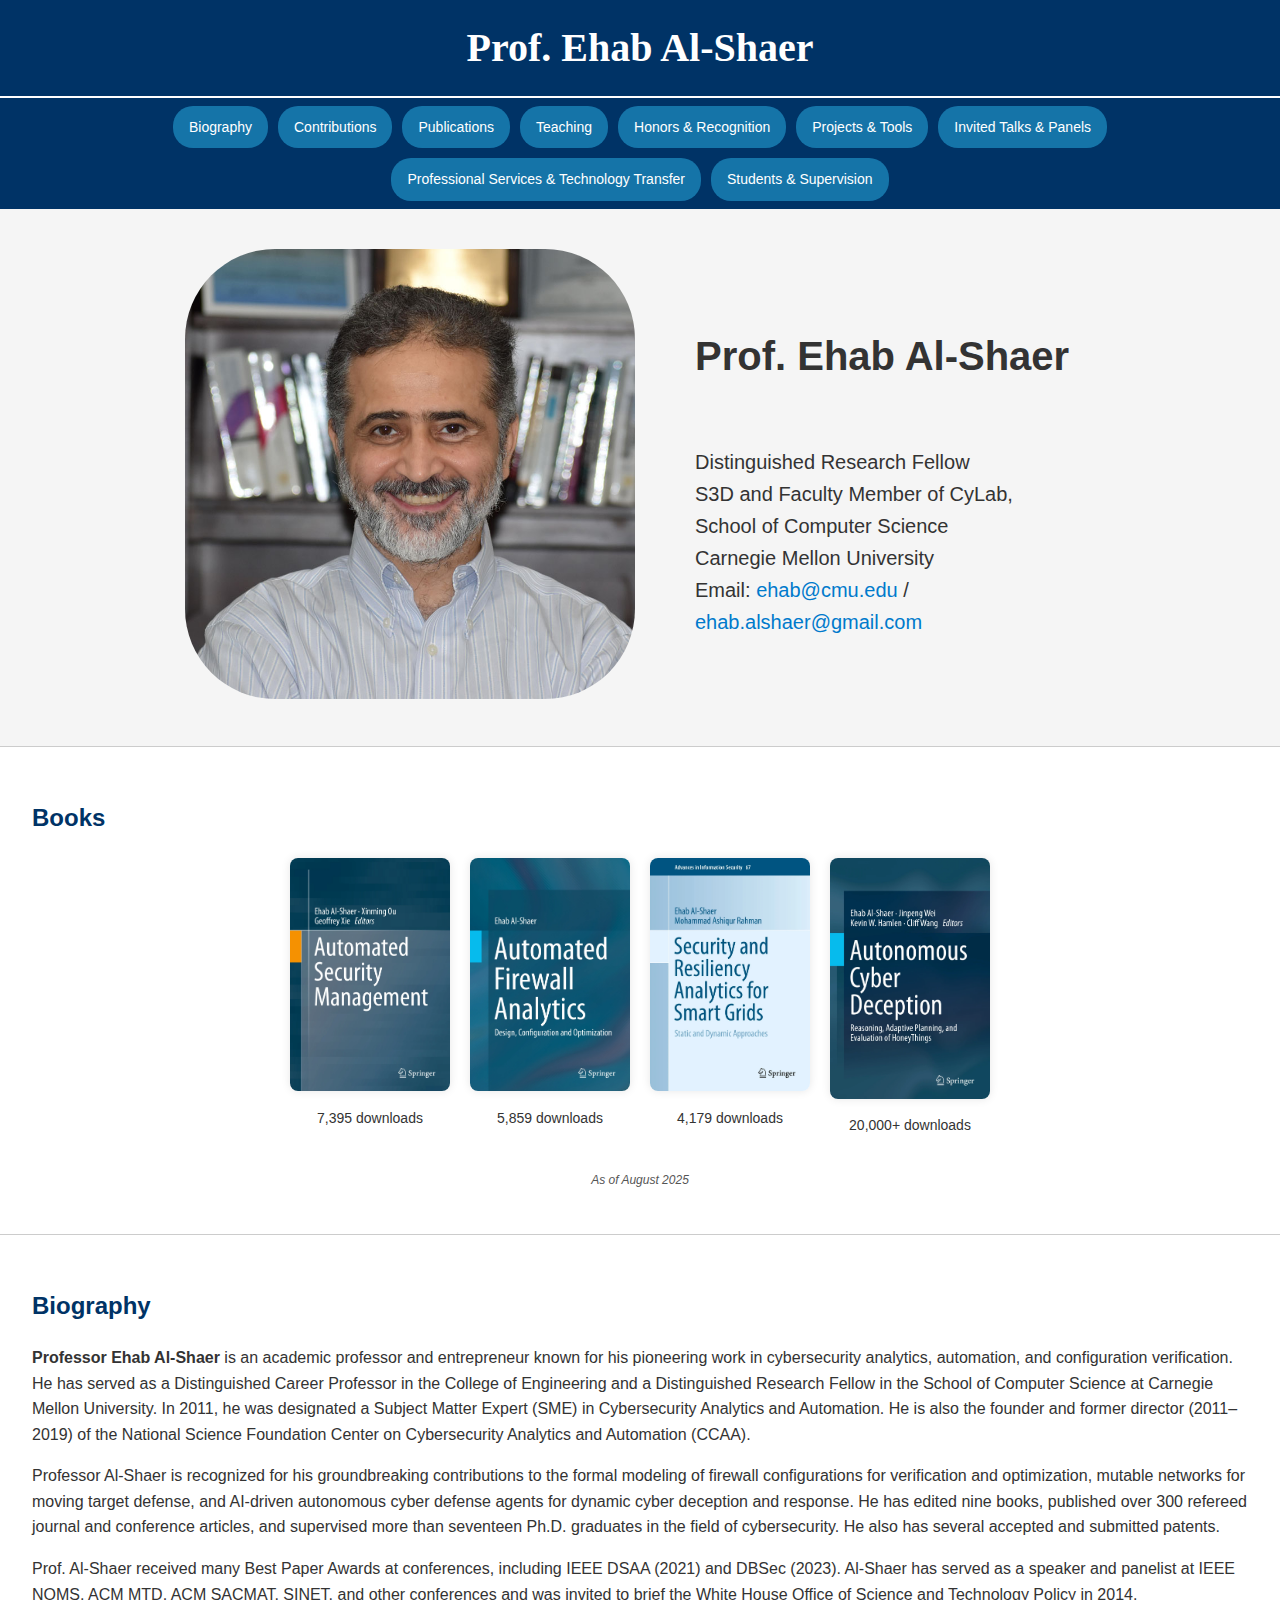
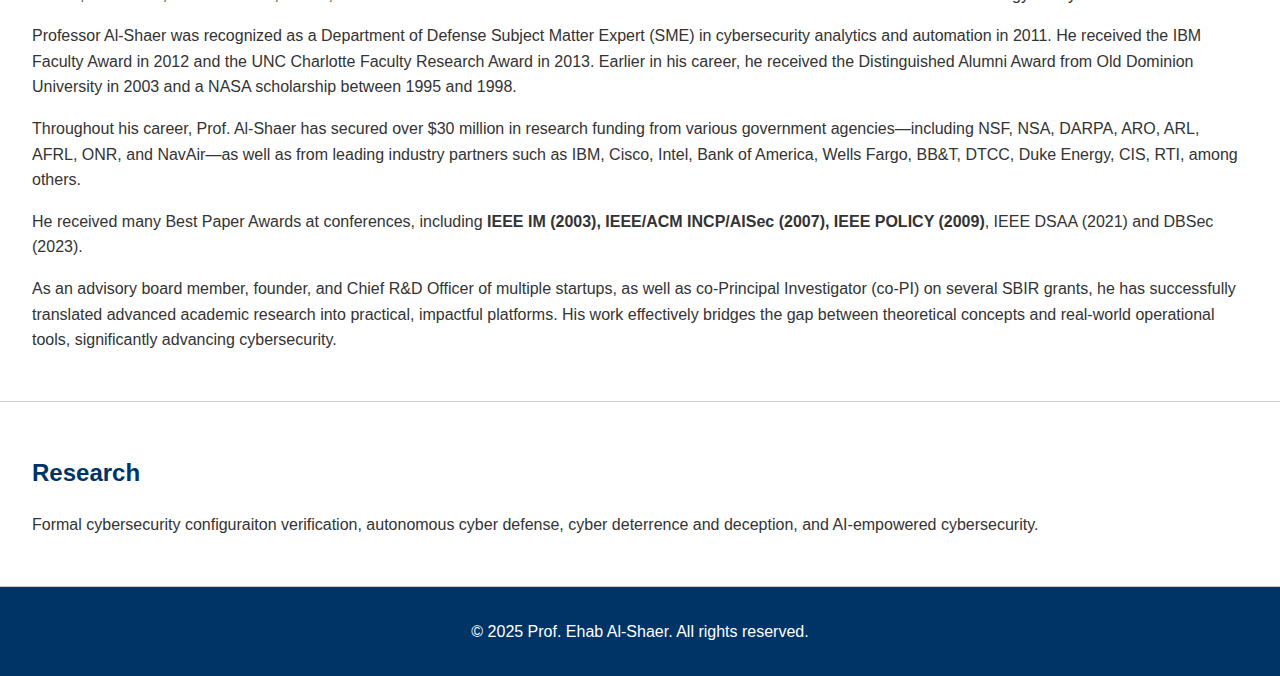
<file: index.html>
<!DOCTYPE html>
<html lang="en">
<head>
  <meta charset="UTF-8">
  <meta name="viewport" content="width=device-width, initial-scale=1">
  <title>Ehab Al-Shaer</title>
  <link rel="stylesheet" href="style.css">
</head>
<body>
 <!-- Site Title -->
<div class="site-title">Prof. Ehab Al-Shaer</div>
<div class="separator-line"></div>

<!-- Navigation Bar -->
<nav class="custom-navbar">
  <a href="#biography">Biography</a>
  <a href="contributions.html">Contributions</a>
  <a href="publications.html">Publications</a>
  <a href="teaching.html">Teaching</a>
  <a href="honors.html">Honors & Recognition</a>
  <a href="projects.html">Projects & Tools</a>
  <a href="talks.html">Invited Talks & Panels</a>
  <a href="services.html">Professional Services & Technology Transfer</a>
  <a href="students.html">Students & Supervision</a>
</nav>



<section id="profile">
  <div class="profile-container">
    <!-- Left: Profile Picture + Icons -->
    <div class="profile-left">
      <img src="profile.jpg" alt="Prof. Ehab Alshaer" class="profile-pic">
    </div>

    <!-- Middle: Mini Biography -->
    <div class="profile-text">
      <h1>Prof. Ehab Al-Shaer</h1>
      <p class="newline">
        Distinguished Research Fellow
        S3D and Faculty Member of CyLab,
        School of Computer Science
        Carnegie Mellon University
        Email: <a href="mailto:ehab@cmu.edu">ehab@cmu.edu</a> / <a href="mailto:ehab.alshaer@gmail.com">ehab.alshaer@gmail.com</a> 
      </p>
    </div>
  </section>

<!-- Book Section -->
<section id="books">
  <h2>Books</h2>
  <div class="books-grid">
    <div class="book-item">
      <a href="https://link.springer.com/book/10.1007/978-3-319-01433-3" target="_blank">
        <img src="book1.png" alt="Book 1">
      </a>
      <p class="downloads">7,395 downloads</p>
    </div>
    <div class="book-item">
      <a href="https://link.springer.com/book/10.1007/978-3-319-10371-6" target="_blank">
        <img src="book2.png" alt="Book 2">
      </a>
      <p class="downloads">5,859 downloads</p>
    </div>
    <div class="book-item">
      <a href="https://link.springer.com/book/10.1007/978-3-319-32871-3" target="_blank">
        <img src="book3.png" alt="Book 3">
      </a>
      <p class="downloads">4,179 downloads</p>
    </div>
    <div class="book-item">
      <a href="https://link.springer.com/book/10.1007/978-3-030-02110-8" target="_blank">
        <img src="book4.png" alt="Book 4">
      </a>
      <p class="downloads">20,000+ downloads</p>
    </div>
  </div>
  <p class="downloads-note"><em>As of August 2025</em></p>
</section>






  <section id="biography">
    <h2>Biography</h2>
    <p><b> Professor Ehab Al-Shaer</b> is an academic professor and entrepreneur known for his pioneering work in cybersecurity analytics, automation, and configuration verification. He has served as a Distinguished Career Professor in the College of Engineering and a Distinguished Research Fellow in the School of Computer Science at Carnegie Mellon University. In 2011, he was designated a Subject Matter Expert (SME) in Cybersecurity Analytics and Automation. He is also the founder and former director (2011–2019) of the National Science Foundation Center on Cybersecurity Analytics and Automation (CCAA).</p>
    <p>Professor Al-Shaer is recognized for his groundbreaking contributions to the formal modeling of firewall configurations for verification and optimization, mutable networks for moving target defense, and AI-driven autonomous cyber defense agents for dynamic cyber deception and response. He has edited nine books, published over 300 refereed journal and conference articles, and supervised more than seventeen Ph.D. graduates in the field of cybersecurity.  He also has several accepted and submitted patents.</p>
    <p>Prof. Al-Shaer received many Best Paper Awards at conferences, including IEEE DSAA (2021) and DBSec (2023). Al-Shaer has served as a speaker and panelist at IEEE NOMS, ACM MTD, ACM SACMAT, SINET, and other conferences and was invited to brief the White House Office of Science and Technology Policy in 2014.</p>
    <p>Professor Al-Shaer was recognized as a Department of Defense Subject Matter Expert (SME) in cybersecurity analytics and automation in 2011. He received the IBM Faculty Award in 2012 and the UNC Charlotte Faculty Research Award in 2013. Earlier in his career, he received the Distinguished Alumni Award from Old Dominion University in 2003 and a NASA scholarship between 1995 and 1998.</p>
    <p>Throughout his career, Prof. Al-Shaer has secured over $30 million in research funding from various government agencies—including NSF, NSA, DARPA, ARO, ARL, AFRL, ONR, and NavAir—as well as from leading industry partners such as IBM, Cisco, Intel, Bank of America, Wells Fargo, BB&T, DTCC, Duke Energy, CIS, RTI, among others.</p>
    <p> He received many Best Paper Awards at conferences, including <b>IEEE IM (2003), IEEE/ACM INCP/AISec (2007), IEEE POLICY (2009)</b>, IEEE DSAA (2021) and DBSec (2023).</p>
    <p>As an advisory board member, founder, and Chief R&D Officer of multiple startups, as well as co-Principal Investigator (co-PI) on several SBIR grants, he has successfully translated advanced academic research into practical, impactful platforms. His work effectively bridges the gap between theoretical concepts and real-world operational tools, significantly advancing cybersecurity.</p>
  </section>

  <section id="research">
    <h2>Research</h2>
    <p>Formal cybersecurity configuraiton verification, autonomous cyber defense, cyber deterrence and deception, and AI-empowered cybersecurity.</p>
  </section>

  <footer>
    <p>&copy; 2025 Prof. Ehab Al-Shaer. All rights reserved.</p>
  </footer>

</body>
</html>
</file>
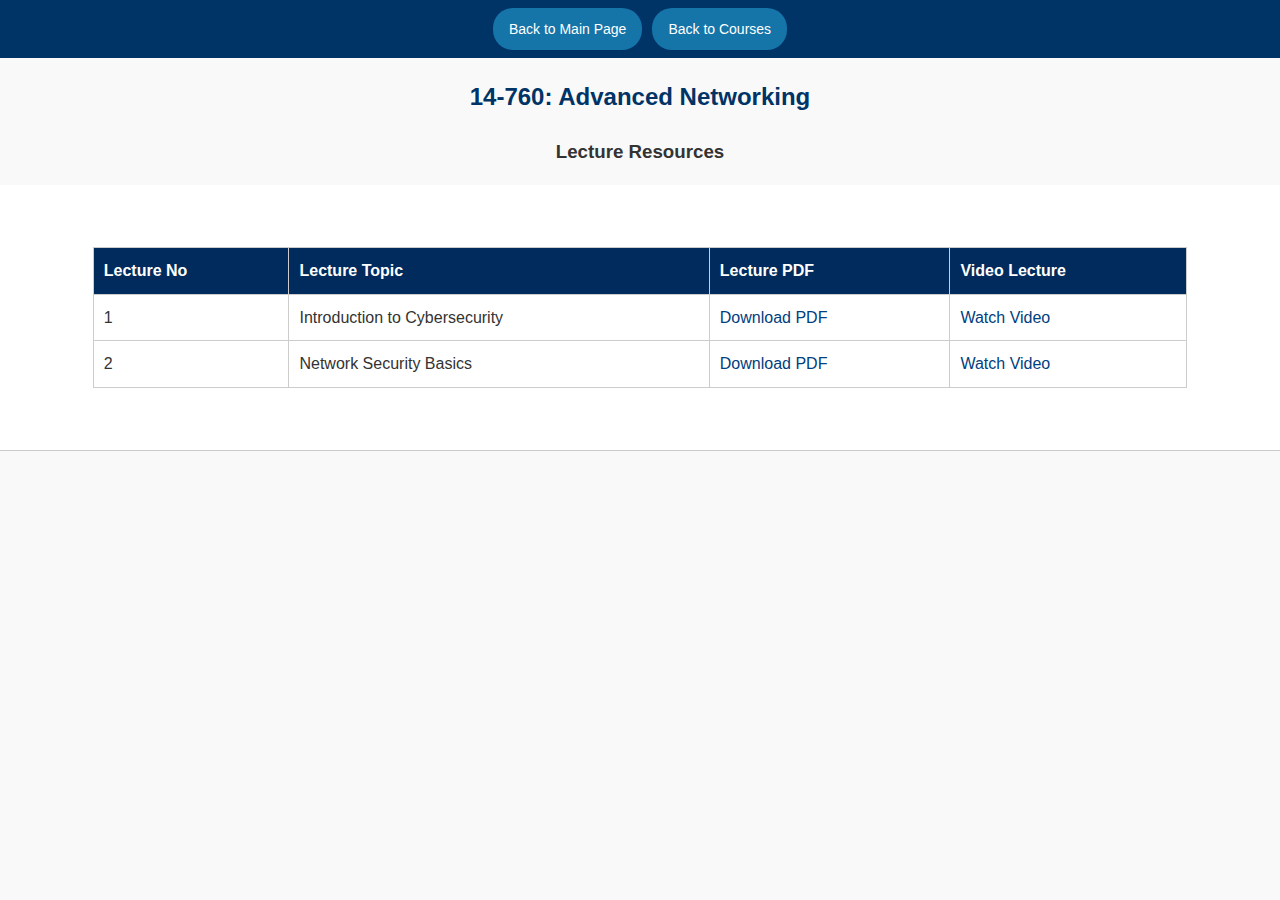
<file: advanced-networking-course.html>
<!DOCTYPE html>
<html lang="en">
<head>
  <meta charset="UTF-8" name="viewport" content="width=device-width, initial-scale=1.0">
  <title>Lectures</title>
  <link rel="stylesheet" href="style.css">
</head>
<body>

  <!-- IDENTICAL NAVIGATION BAR -->
  <nav>
      <a href="index.html">Back to Main Page</a>
      <a href="teaching.html">Back to Courses</a>
  </nav>

  <!-- Page Header -->
  <header>
    <h2 style="text-align: center;">14-760: Advanced Networking</h2>
    <h3 style="text-align: center;">Lecture Resources</h3>
  </header>

  <!-- Lectures Table -->
  <section>
    <table class="lectures-table">
      <thead>
        <tr>
          <th>Lecture No</th>
          <th>Lecture Topic</th>
          <th>Lecture PDF</th>
          <th>Video Lecture</th>
        </tr>
      </thead>
      <tbody>
        <!-- Example Row -->
        <tr>
          <td>1</td>
          <td>Introduction to Cybersecurity</td>
          <td><a href="pdfs/lecture1.pdf" target="_blank">Download PDF</a></td>
          <td><a href="https://example.com/video1" target="_blank">Watch Video</a></td>
        </tr>
        <tr>
          <td>2</td>
          <td>Network Security Basics</td>
          <td><a href="pdfs/lecture2.pdf" target="_blank">Download PDF</a></td>
          <td><a href="https://example.com/video2" target="_blank">Watch Video</a></td>
        </tr>
      </tbody>
    </table>
  </section>

</body>
</html>
</file>
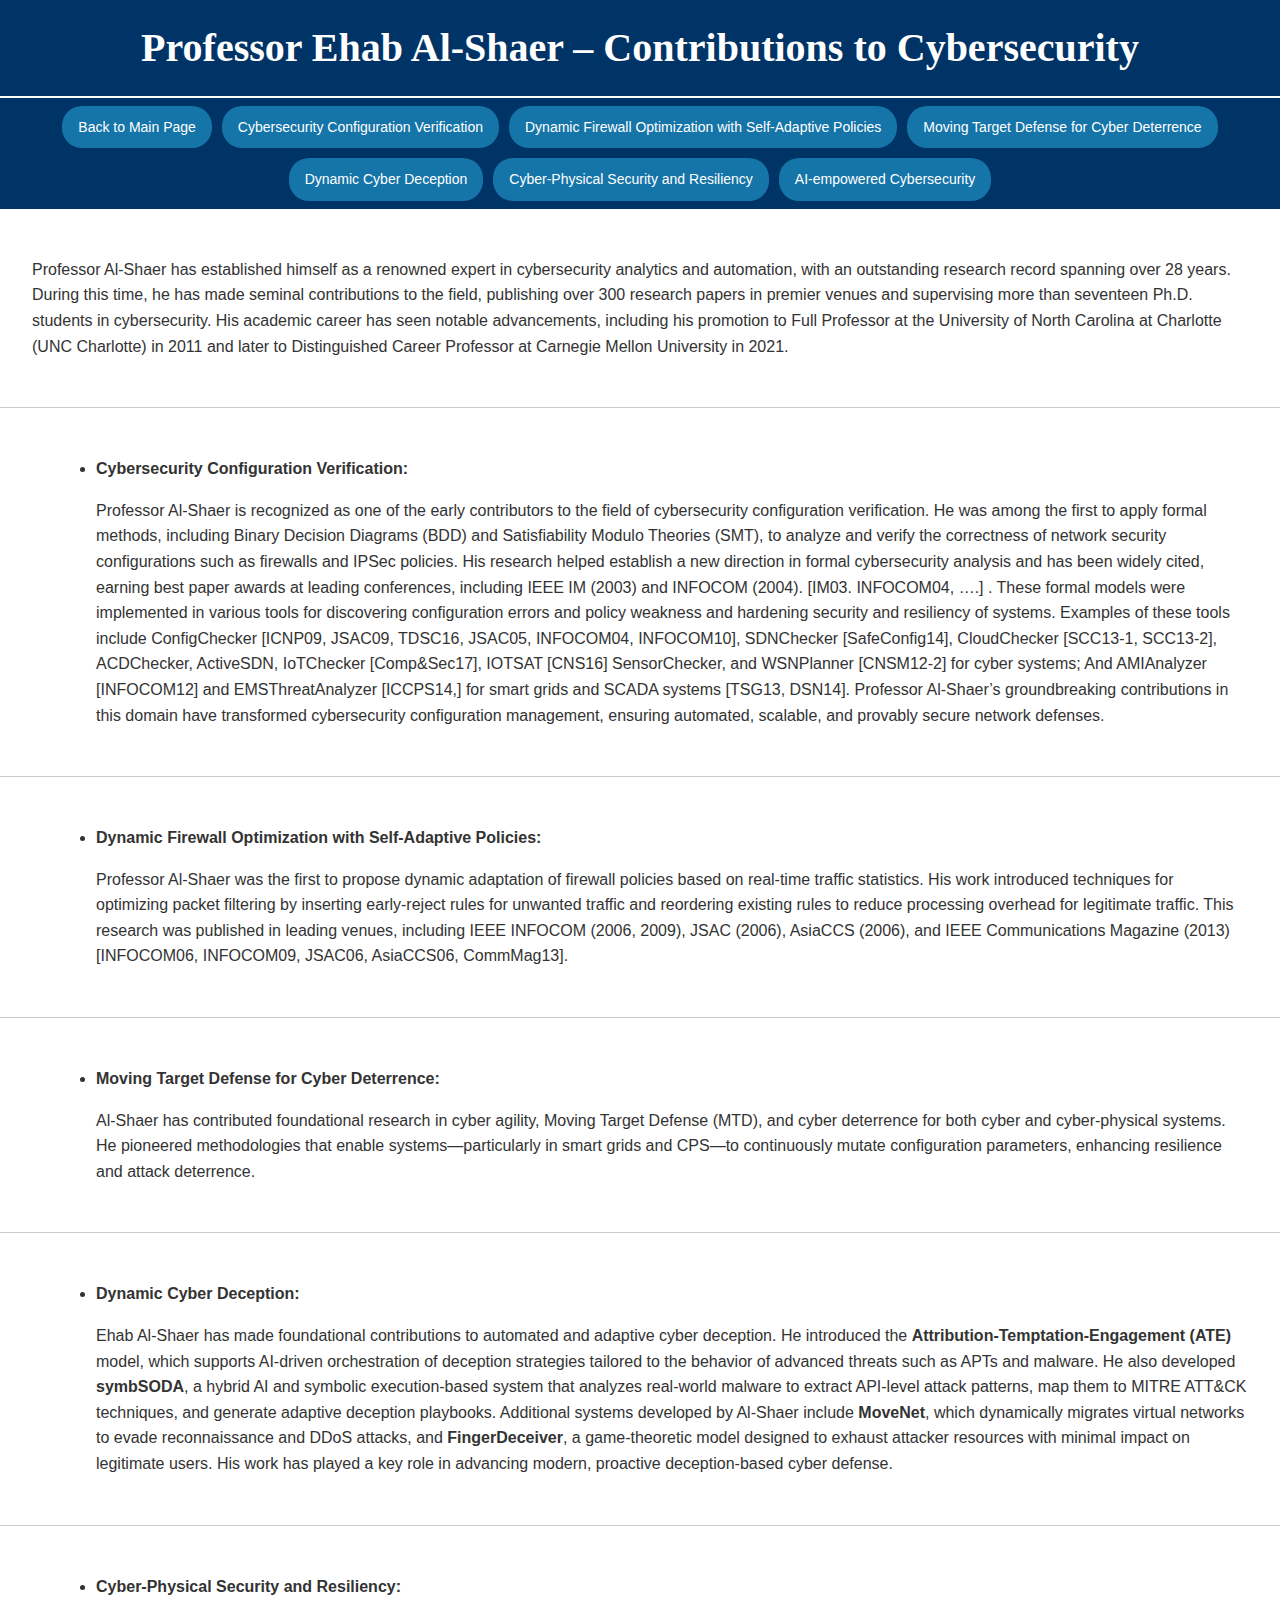
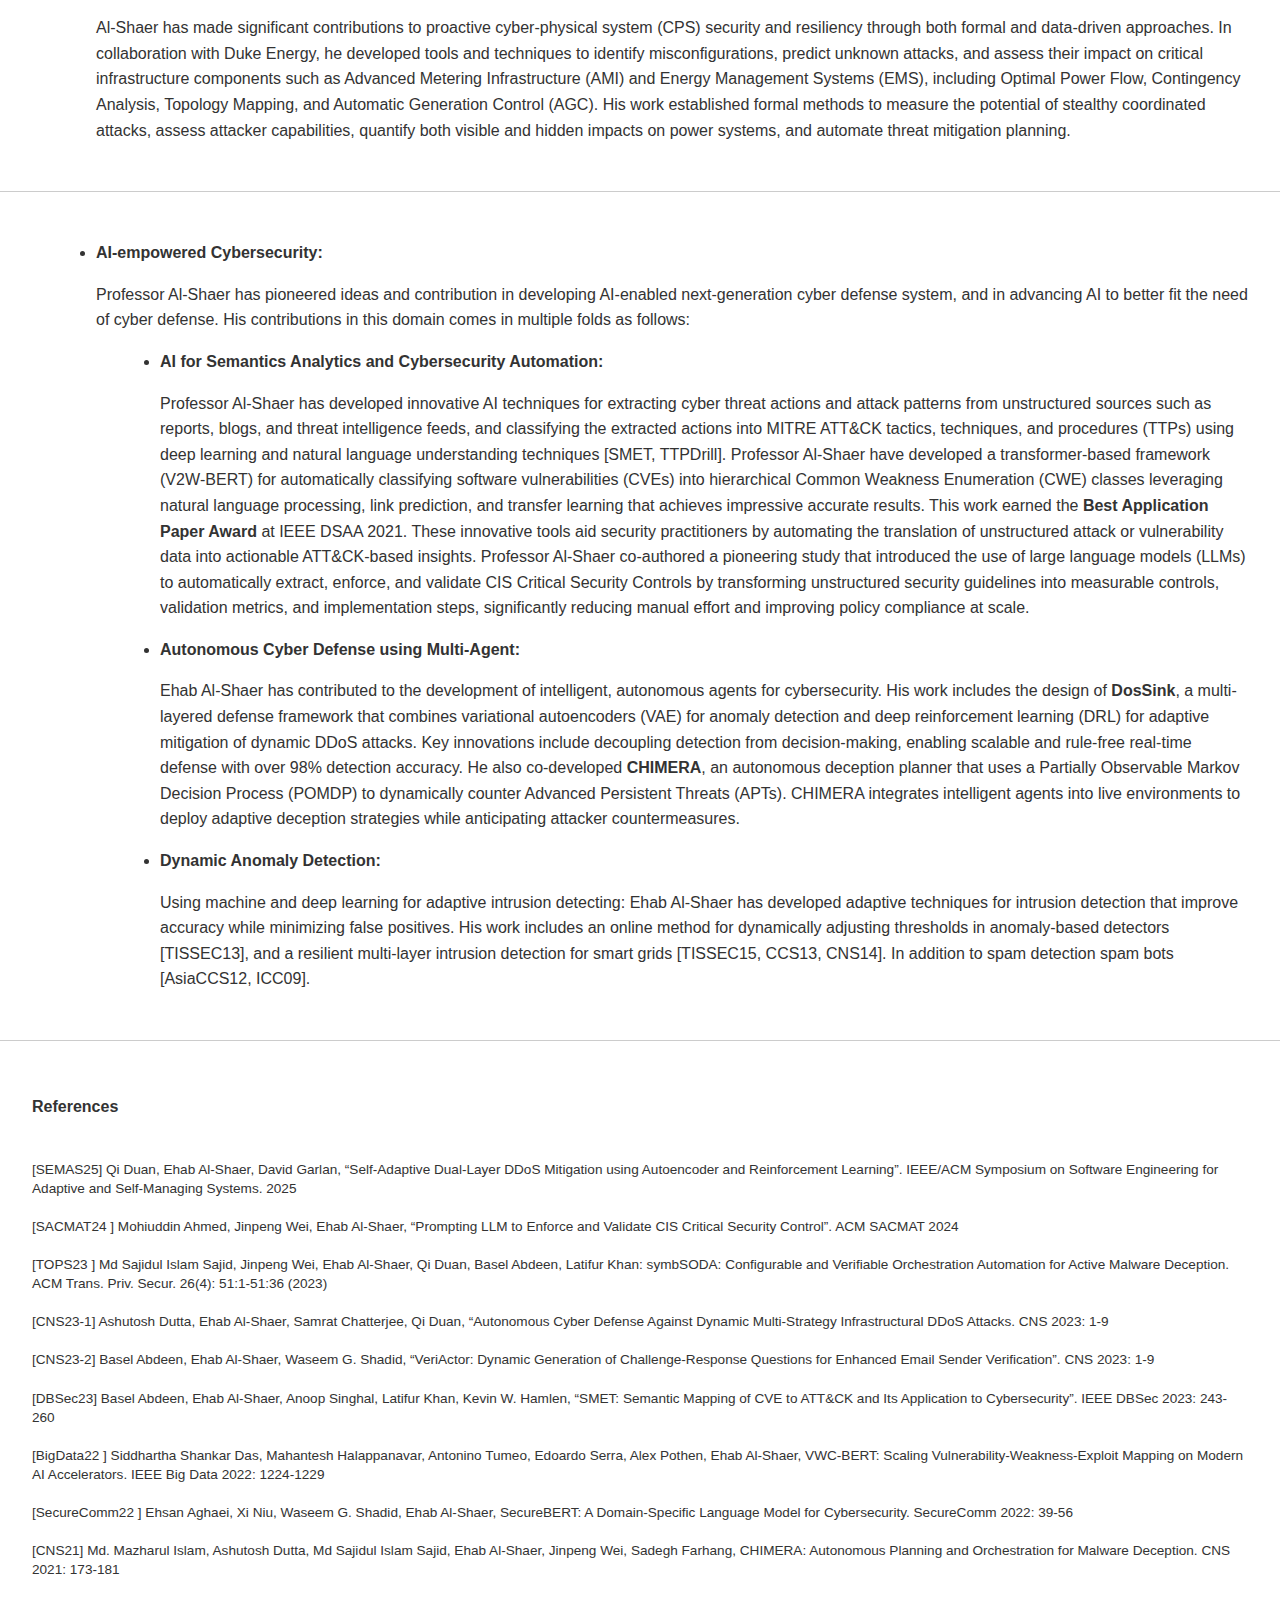
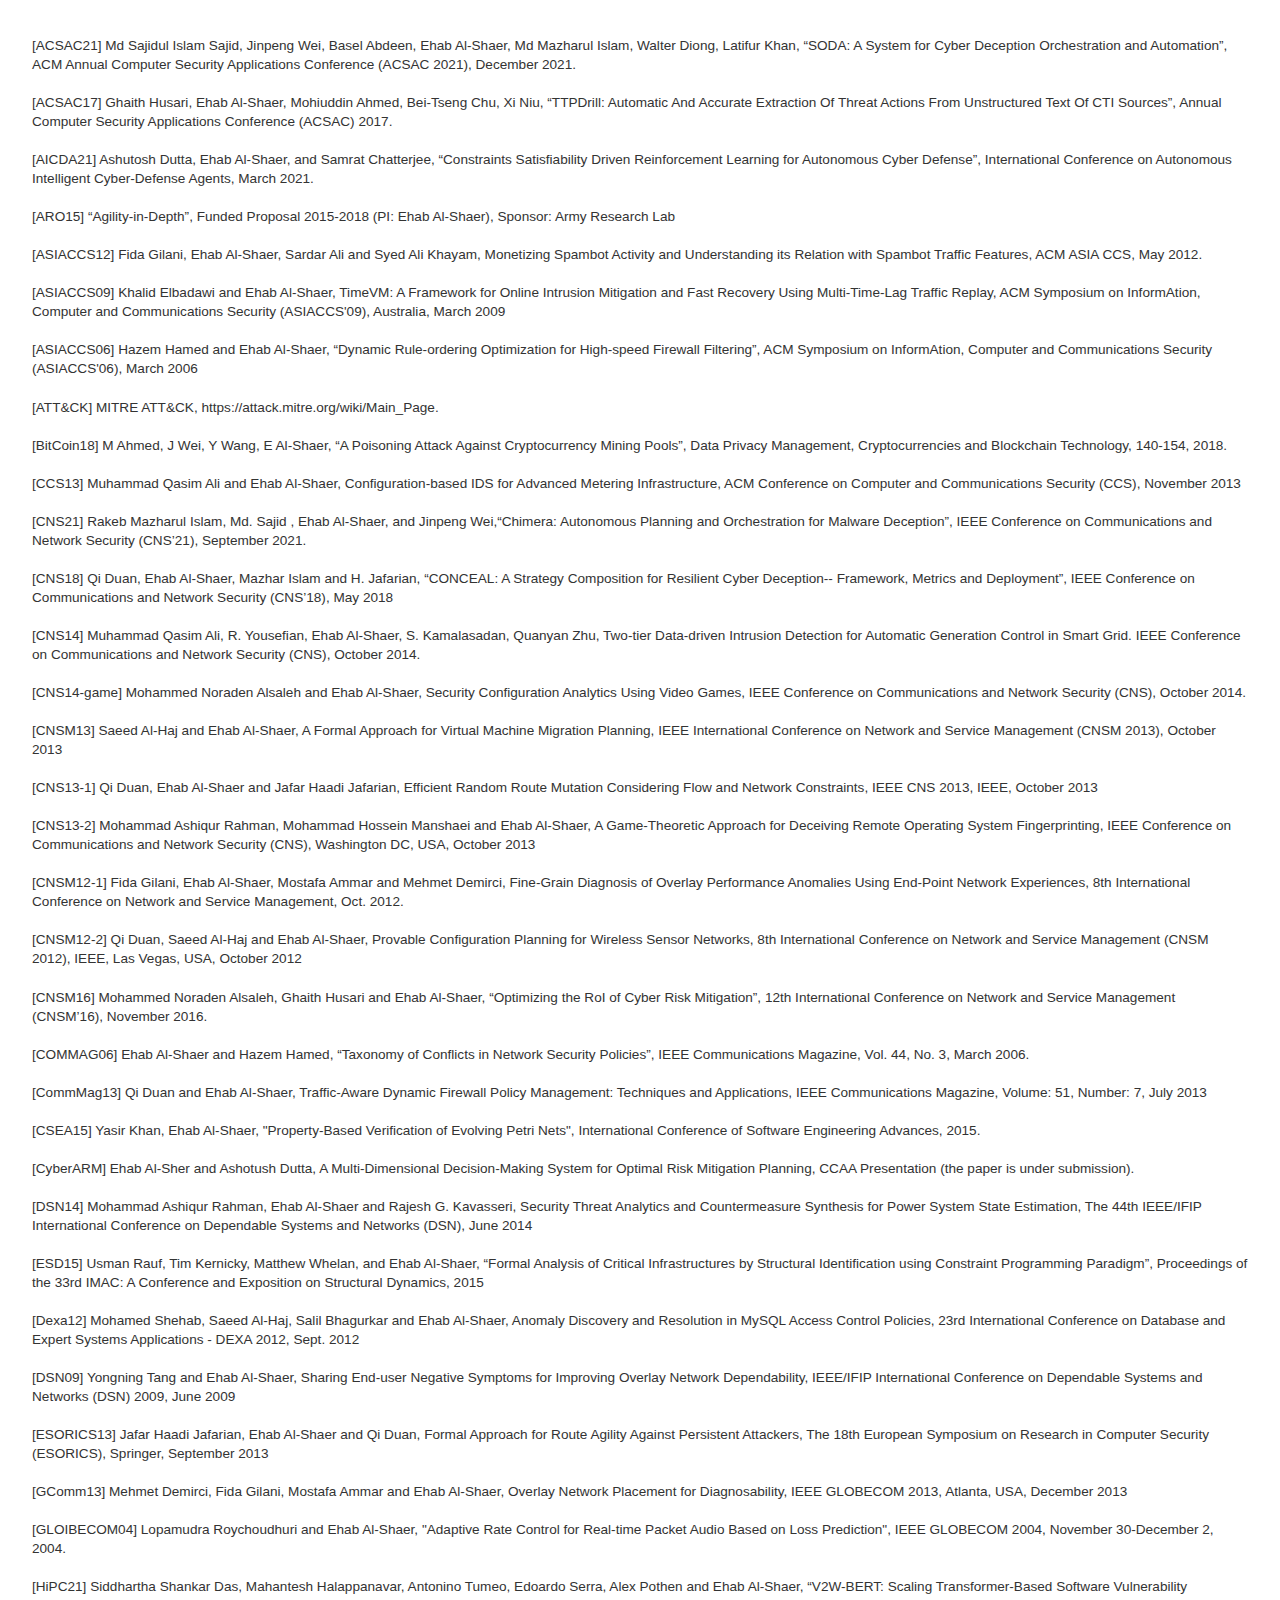
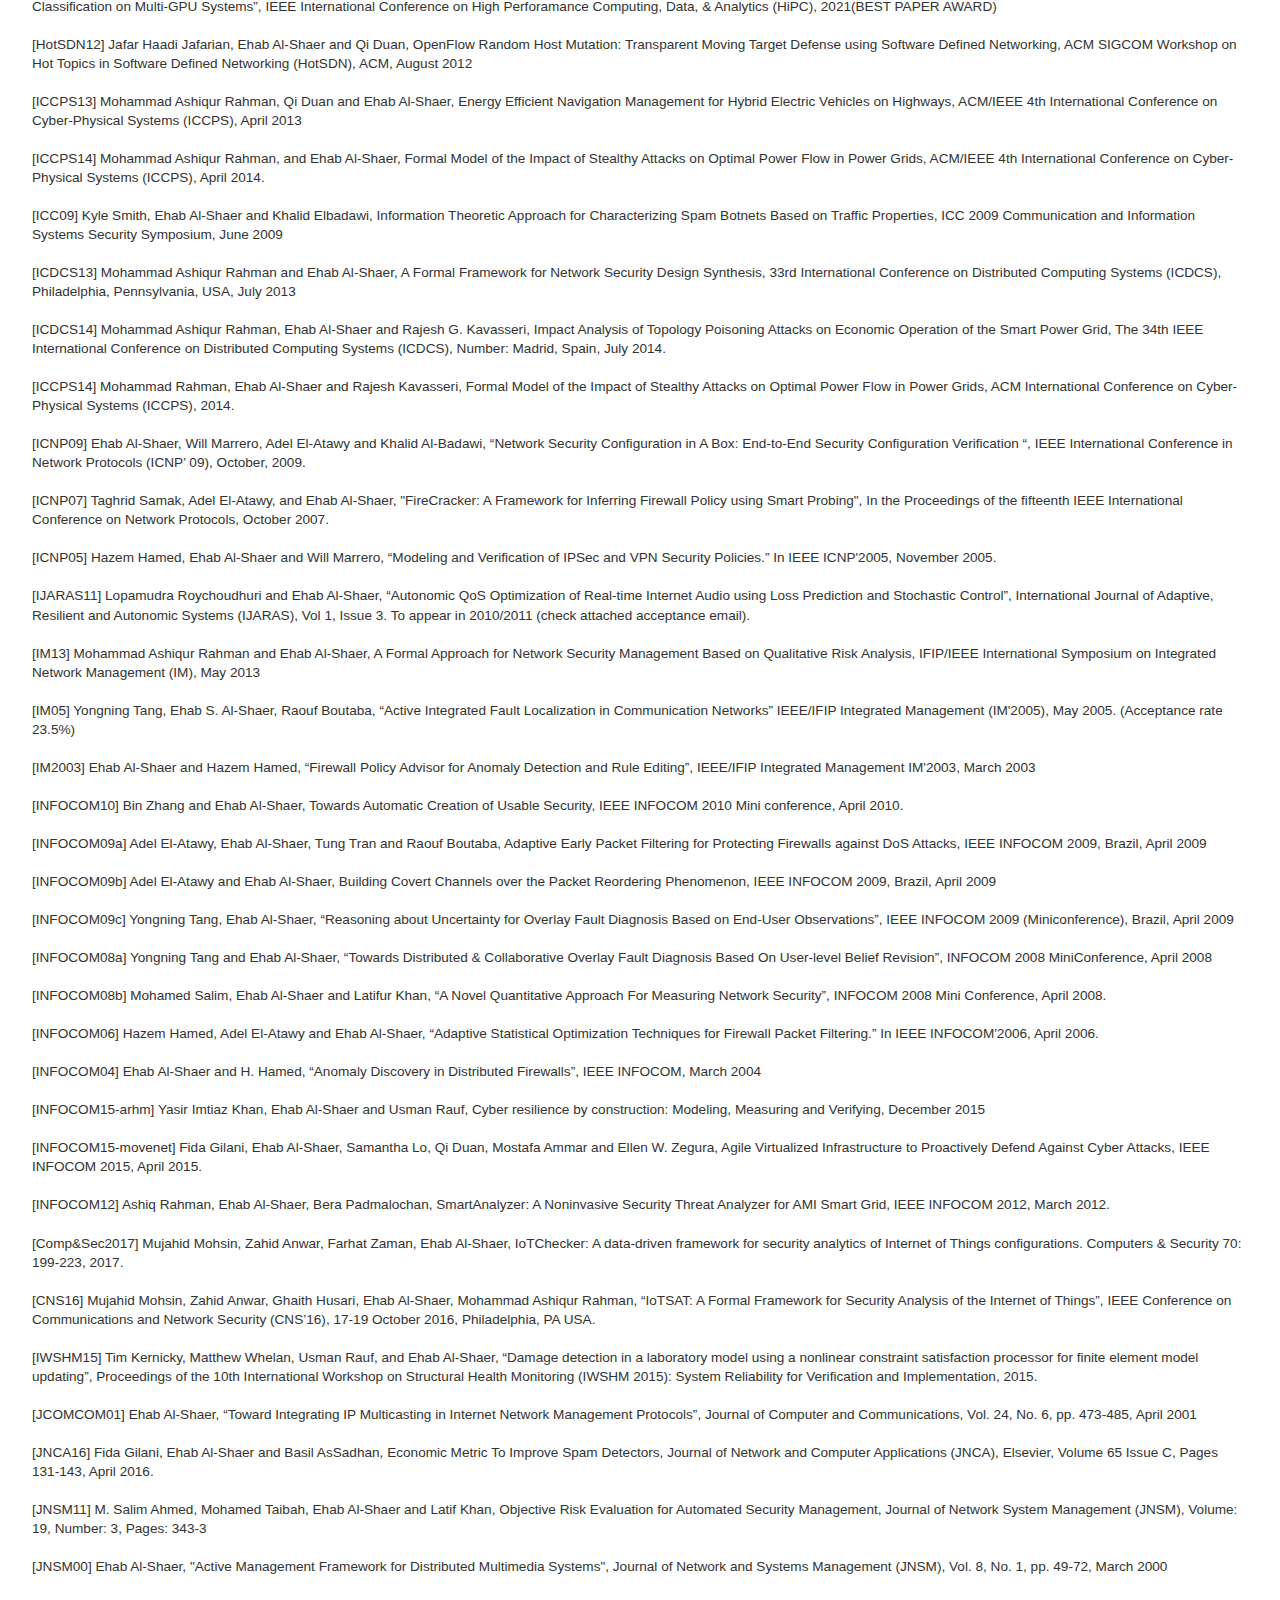
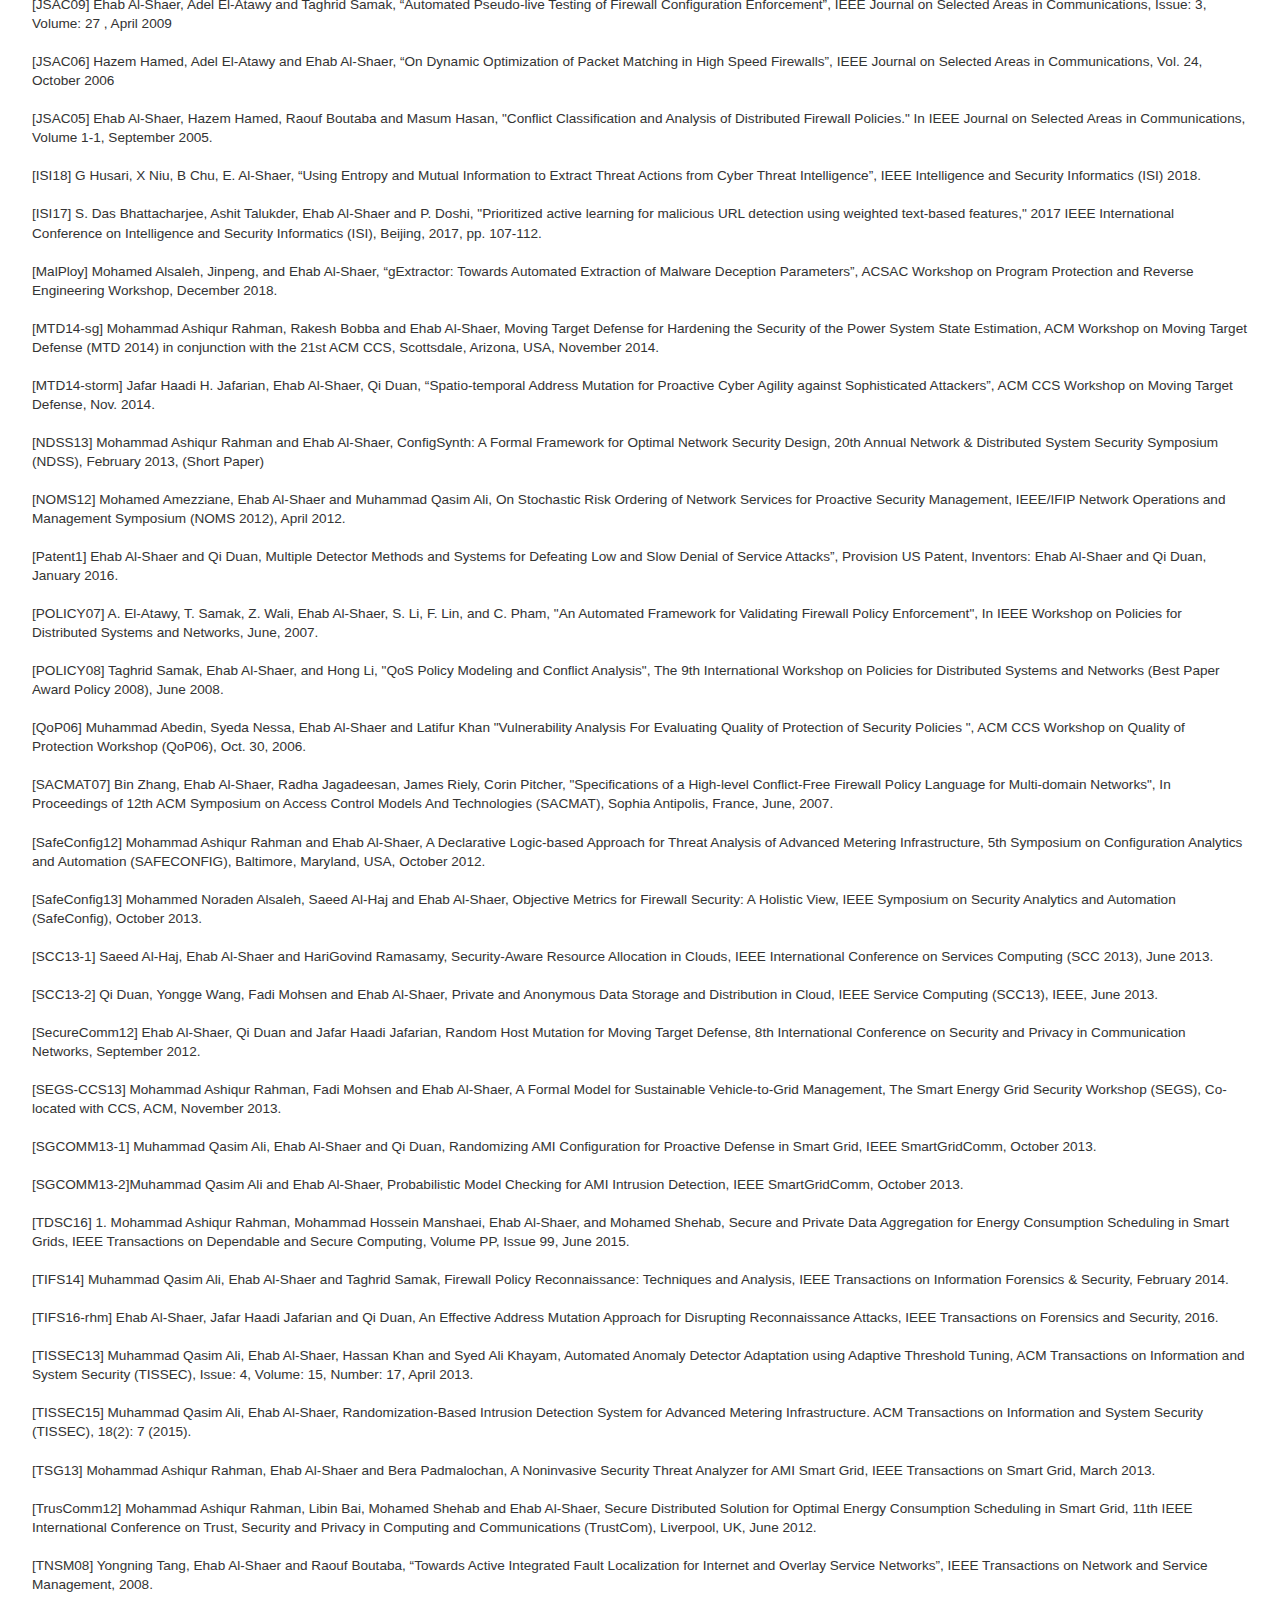
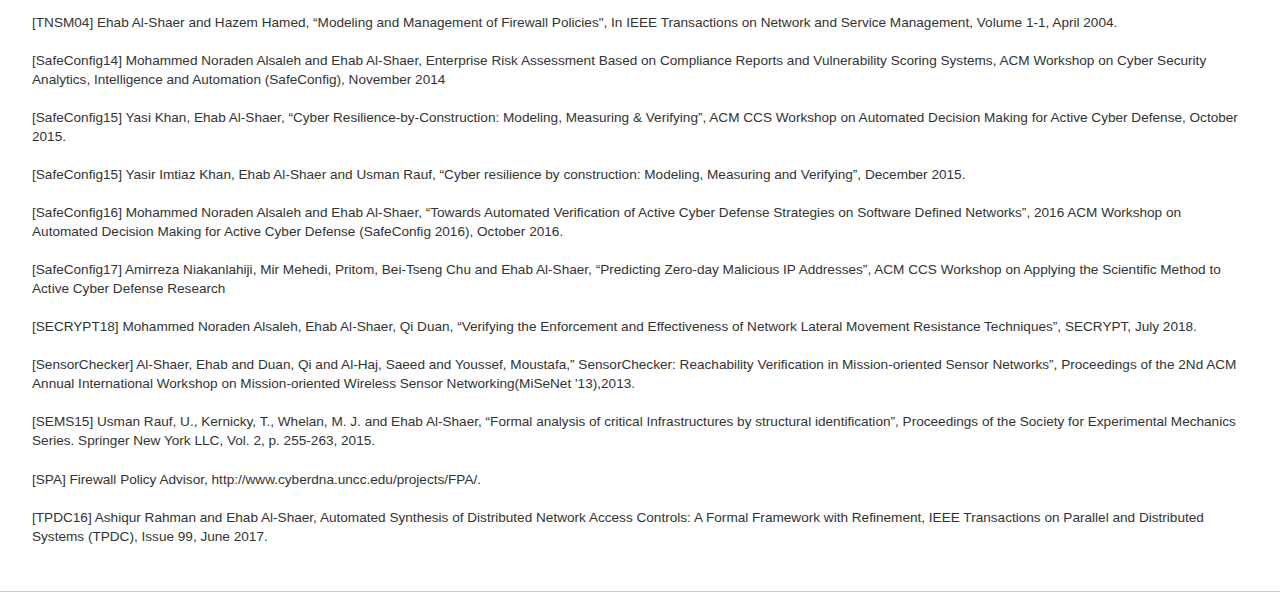
<file: contributions.html>
<!DOCTYPE html>
<html lang="en">
<head>
  <meta charset="UTF-8">
  <meta name="viewport" content="width=device-width, initial-scale=1.0">
  <title>Contributions - Professor Ehab Al-Shaer</title>
  <link rel="stylesheet" href="style.css">
  <style>
    .honors-list {
      margin-top: 2rem;
      line-height: 1.6;
    }
  </style>
</head>
<body>

  <!-- Site Title -->
  <div class="site-title">Professor Ehab Al-Shaer – Contributions to Cybersecurity</div>
  <div class="separator-line"></div>

  <!-- Navigation Bar -->
  <nav class="custom-navbar">
    <a href="index.html">Back to Main Page</a>
    <a href="#cyber-config">Cybersecurity Configuration Verification</a>
    <a href="#dynamic">Dynamic Firewall Optimization with Self-Adaptive Policies</a>
    <a href="#moving">Moving Target Defense for Cyber Deterrence</a>
    <a href="#deception"> Dynamic Cyber Deception</a>
    <a href="#physical">Cyber-Physical Security and Resiliency</a>
    <a href="#ai">AI-empowered Cybersecurity</a>
  </nav>

  
  <section>
   <p>
    Professor Al-Shaer has established himself as a renowned expert in cybersecurity analytics and automation, with an outstanding research record spanning over 28 years. During this time, he has made seminal contributions to the field, publishing over 300 research papers in premier venues and supervising more than seventeen Ph.D. students in cybersecurity. His academic career has seen notable advancements, including his promotion to Full Professor at the University of North Carolina at Charlotte (UNC Charlotte) in 2011 and later to Distinguished Career Professor at Carnegie Mellon University in 2021.
   </p>
  </section>

  <section id="cyber-config">
    <ul>
      <li><b>Cybersecurity Configuration Verification:</b>
        <p>Professor Al-Shaer is recognized as one of the early contributors to the field of cybersecurity configuration verification. He was among the first to apply formal methods, including Binary Decision Diagrams (BDD) and Satisfiability Modulo Theories (SMT), to analyze and verify the correctness of network security configurations such as firewalls and IPSec policies. His research helped establish a new direction in formal cybersecurity analysis and has been widely cited, earning best paper awards at leading conferences, including IEEE IM (2003) and INFOCOM (2004). [IM03. INFOCOM04, ….] . These formal models were implemented in various tools for discovering configuration errors and policy weakness and hardening security and resiliency of systems. Examples of these tools include ConfigChecker [ICNP09, JSAC09, TDSC16, JSAC05, INFOCOM04, INFOCOM10], SDNChecker [SafeConfig14], CloudChecker [SCC13-1, SCC13-2], ACDChecker, ActiveSDN, IoTChecker [Comp&Sec17], IOTSAT [CNS16] SensorChecker, and WSNPlanner [CNSM12-2] for cyber systems; And AMIAnalyzer [INFOCOM12] and EMSThreatAnalyzer [ICCPS14,] for smart grids and SCADA systems [TSG13, DSN14]. Professor Al-Shaer’s groundbreaking contributions in this domain have transformed cybersecurity configuration management, ensuring automated, scalable, and provably secure network defenses.</p>
      </li>
    </ul>
  </section>

  <section id="dynamic">
    <ul>
      <li><b>Dynamic Firewall Optimization with Self-Adaptive Policies:</b>
      <p>Professor Al-Shaer was the first to propose dynamic adaptation of firewall policies based on real-time traffic statistics. His work introduced techniques for optimizing packet filtering by inserting early-reject rules for unwanted traffic and reordering existing rules to reduce processing overhead for legitimate traffic. This research was published in leading venues, including IEEE INFOCOM (2006, 2009), JSAC (2006), AsiaCCS (2006), and IEEE Communications Magazine (2013) [INFOCOM06, INFOCOM09, JSAC06, AsiaCCS06, CommMag13].</p>
      </li>
    </ul>
  </section>

  <section id="moving">
    <ul>
      <li><b>Moving Target Defense for Cyber Deterrence:</b><p>Al-Shaer has contributed foundational research in cyber agility, Moving Target Defense (MTD), and cyber deterrence for both cyber and cyber-physical systems. He pioneered methodologies that enable systems—particularly in smart grids and CPS—to continuously mutate configuration parameters, enhancing resilience and attack deterrence.</p></li>
    </ul>
  </section>

  <section id="deception">
    <ul>
      <li><b>Dynamic Cyber Deception:</b><p>Ehab Al-Shaer has made foundational contributions to automated and adaptive cyber deception. He introduced the <b>Attribution-Temptation-Engagement (ATE) </b> model, which supports AI-driven orchestration of deception strategies tailored to the behavior of advanced threats such as APTs and malware. He also developed <b>symbSODA</b>, a hybrid AI and symbolic execution-based system that analyzes real-world malware to extract API-level attack patterns, map them to MITRE ATT&CK techniques, and generate adaptive deception playbooks. Additional systems developed by Al-Shaer include <b>MoveNet</b>, which dynamically migrates virtual networks to evade reconnaissance and DDoS attacks, and <b>FingerDeceiver</b>, a game-theoretic model designed to exhaust attacker resources with minimal impact on legitimate users. His work has played a key role in advancing modern, proactive deception-based cyber defense.</p></li>
    </ul>
  </section>

  <section id="physical">
    <ul>
      <li><b>Cyber-Physical Security and Resiliency:</b><p>Al-Shaer has made significant contributions to proactive cyber-physical system (CPS) security and resiliency through both formal and data-driven approaches. In collaboration with Duke Energy, he developed tools and techniques to identify misconfigurations, predict unknown attacks, and assess their impact on critical infrastructure components such as Advanced Metering Infrastructure (AMI) and Energy Management Systems (EMS), including Optimal Power Flow, Contingency Analysis, Topology Mapping, and Automatic Generation Control (AGC). His work established formal methods to measure the potential of stealthy coordinated attacks, assess attacker capabilities, quantify both visible and hidden impacts on power systems, and automate threat mitigation planning.</p></li>
    </ul>
  </section>

  <section id="ai">
    <ul>
      <li><b>AI-empowered Cybersecurity:</b><p>Professor Al-Shaer has pioneered ideas and contribution in developing AI-enabled next-generation cyber defense system, and in advancing AI to better fit the need of cyber defense. His contributions in this domain comes in multiple folds as follows:</p>
        <ul>
          <li><b>AI for Semantics Analytics and Cybersecurity Automation:</b><p>Professor Al-Shaer has developed innovative AI techniques for extracting cyber threat actions and attack patterns from unstructured sources such as reports, blogs, and threat intelligence feeds, and classifying the extracted actions into MITRE ATT&CK tactics, techniques, and procedures (TTPs) using deep learning and natural language understanding techniques [SMET, TTPDrill]. Professor Al-Shaer have developed a transformer-based framework (V2W‑BERT) for automatically classifying software vulnerabilities (CVEs) into hierarchical Common Weakness Enumeration (CWE) classes leveraging natural language processing, link prediction, and transfer learning that achieves impressive accurate results. This work earned the <b>Best Application Paper Award</b> at IEEE DSAA 2021. These innovative tools aid security practitioners by automating the translation of unstructured attack or vulnerability data into actionable ATT&CK-based insights. Professor Al-Shaer co-authored a pioneering study that introduced the use of large language models (LLMs) to automatically extract, enforce, and validate CIS Critical Security Controls by transforming unstructured security guidelines into measurable controls, validation metrics, and implementation steps, significantly reducing manual effort and improving policy compliance at scale.</p></li>
          <li><b>Autonomous Cyber Defense using Multi-Agent:</b><p>Ehab Al-Shaer has contributed to the development of intelligent, autonomous agents for cybersecurity. His work includes the design of <b>DosSink</b>, a multi-layered defense framework that combines variational autoencoders (VAE) for anomaly detection and deep reinforcement learning (DRL) for adaptive mitigation of dynamic DDoS attacks. Key innovations include decoupling detection from decision-making, enabling scalable and rule-free real-time defense with over 98% detection accuracy. He also co-developed <b>CHIMERA</b>, an autonomous deception planner that uses a Partially Observable Markov Decision Process (POMDP) to dynamically counter Advanced Persistent Threats (APTs). CHIMERA integrates intelligent agents into live environments to deploy adaptive deception strategies while anticipating attacker countermeasures.</p></li>
          <li><b>Dynamic Anomaly Detection:</b><p>Using machine and deep learning for adaptive intrusion detecting: Ehab Al-Shaer has developed adaptive techniques for intrusion detection that improve accuracy while minimizing false positives. His work includes an online method for dynamically adjusting thresholds in anomaly-based detectors [TISSEC13], and a resilient multi-layer intrusion detection for smart grids [TISSEC15, CCS13, CNS14]. In addition to spam detection spam bots [AsiaCCS12, ICC09].</p></li>
        </ul>
      </li>
    </ul>
  </section>

  <section id="references">
    <h4>References</h4>
    <p class="small-text">
      [SEMAS25] Qi Duan, Ehab Al-Shaer, David Garlan, “Self-Adaptive Dual-Layer DDoS Mitigation using Autoencoder and Reinforcement Learning”. IEEE/ACM Symposium on Software Engineering for Adaptive and Self-Managing Systems. 2025

[SACMAT24 ] Mohiuddin Ahmed, Jinpeng Wei, Ehab Al-Shaer, “Prompting LLM to Enforce and Validate CIS Critical Security Control”. ACM SACMAT 2024

[TOPS23 ] Md Sajidul Islam Sajid, Jinpeng Wei, Ehab Al-Shaer, Qi Duan, Basel Abdeen, Latifur Khan: symbSODA: Configurable and Verifiable Orchestration Automation for Active Malware Deception. ACM Trans. Priv. Secur. 26(4): 51:1-51:36 (2023)

[CNS23-1] Ashutosh Dutta, Ehab Al-Shaer, Samrat Chatterjee, Qi Duan, “Autonomous Cyber Defense Against Dynamic Multi-Strategy Infrastructural DDoS Attacks. CNS 2023: 1-9

[CNS23-2] Basel Abdeen, Ehab Al-Shaer, Waseem G. Shadid, “VeriActor: Dynamic Generation of Challenge-Response Questions for Enhanced Email Sender Verification”. CNS 2023: 1-9

[DBSec23] Basel Abdeen, Ehab Al-Shaer, Anoop Singhal, Latifur Khan, Kevin W. Hamlen, “SMET: Semantic Mapping of CVE to ATT&CK and Its Application to Cybersecurity”. IEEE DBSec 2023: 243-260

[BigData22 ] Siddhartha Shankar Das, Mahantesh Halappanavar, Antonino Tumeo, Edoardo Serra, Alex Pothen, Ehab Al-Shaer, VWC-BERT: Scaling Vulnerability-Weakness-Exploit Mapping on Modern AI Accelerators. IEEE Big Data 2022: 1224-1229

[SecureComm22 ] Ehsan Aghaei, Xi Niu, Waseem G. Shadid, Ehab Al-Shaer, SecureBERT: A Domain-Specific Language Model for Cybersecurity. SecureComm 2022: 39-56

[CNS21] Md. Mazharul Islam, Ashutosh Dutta, Md Sajidul Islam Sajid, Ehab Al-Shaer, Jinpeng Wei, Sadegh Farhang, CHIMERA: Autonomous Planning and Orchestration for Malware Deception. CNS 2021: 173-181

 

[ACSAC21] Md Sajidul Islam Sajid, Jinpeng Wei, Basel Abdeen, Ehab Al-Shaer, Md Mazharul Islam, Walter Diong, Latifur Khan, “SODA: A System for Cyber Deception Orchestration and Automation”, ACM Annual Computer Security Applications Conference (ACSAC 2021), December 2021.

[ACSAC17]  Ghaith Husari, Ehab Al-Shaer, Mohiuddin Ahmed, Bei-Tseng Chu, Xi Niu, “TTPDrill: Automatic And Accurate Extraction Of Threat Actions From Unstructured Text Of CTI Sources”, Annual Computer Security Applications Conference (ACSAC) 2017.

[AICDA21] Ashutosh Dutta, Ehab Al-Shaer, and Samrat Chatterjee, “Constraints Satisfiability Driven Reinforcement Learning for Autonomous Cyber Defense”, International Conference on Autonomous Intelligent Cyber-Defense Agents, March 2021.

[ARO15] “Agility-in-Depth”, Funded Proposal 2015-2018 (PI: Ehab Al-Shaer), Sponsor: Army Research Lab

[ASIACCS12] Fida Gilani, Ehab Al-Shaer, Sardar Ali and Syed Ali Khayam, Monetizing Spambot Activity and Understanding its Relation with Spambot Traffic Features, ACM ASIA CCS, May 2012.

[ASIACCS09] Khalid Elbadawi and Ehab Al-Shaer, TimeVM: A Framework for Online Intrusion Mitigation and Fast Recovery Using Multi-Time-Lag Traffic Replay, ACM Symposium on InformAtion, Computer and Communications Security (ASIACCS'09), Australia, March 2009

[ASIACCS06] Hazem Hamed and Ehab Al-Shaer, “Dynamic Rule-ordering Optimization for High-speed Firewall Filtering”, ACM Symposium on InformAtion, Computer and Communications Security (ASIACCS'06), March 2006

[ATT&CK] MITRE ATT&CK, https://attack.mitre.org/wiki/Main_Page.

[BitCoin18] M Ahmed, J Wei, Y Wang, E Al-Shaer, “A Poisoning Attack Against Cryptocurrency Mining Pools”, Data Privacy Management, Cryptocurrencies and Blockchain Technology, 140-154, 2018.

[CCS13] Muhammad Qasim Ali and Ehab Al-Shaer, Configuration-based IDS for Advanced Metering Infrastructure, ACM Conference on Computer and Communications Security (CCS), November 2013

[CNS21] Rakeb Mazharul Islam, Md. Sajid , Ehab Al-Shaer, and Jinpeng Wei,“Chimera: Autonomous Planning and Orchestration for Malware Deception”, IEEE Conference on Communications and Network Security (CNS’21), September 2021.

 [CNS18] Qi Duan, Ehab Al-Shaer, Mazhar Islam and H. Jafarian, “CONCEAL: A Strategy Composition for Resilient Cyber Deception-- Framework, Metrics and Deployment”, IEEE Conference on Communications and Network Security (CNS’18), May 2018

[CNS14]  Muhammad Qasim Ali, R. Yousefian, Ehab Al-Shaer, S. Kamalasadan, Quanyan Zhu, Two-tier Data-driven Intrusion Detection for Automatic Generation Control in Smart Grid. IEEE Conference on Communications and Network Security (CNS), October 2014.

[CNS14-game] Mohammed Noraden Alsaleh and Ehab Al-Shaer, Security Configuration Analytics Using Video Games, IEEE Conference on Communications and Network Security (CNS), October 2014.

[CNSM13] Saeed Al-Haj and Ehab Al-Shaer, A Formal Approach for Virtual Machine Migration Planning, IEEE International Conference on Network and Service Management (CNSM 2013), October 2013

[CNS13-1] Qi Duan, Ehab Al-Shaer and Jafar Haadi Jafarian, Efficient Random Route Mutation Considering Flow and Network Constraints, IEEE CNS 2013, IEEE, October 2013

[CNS13-2] Mohammad Ashiqur Rahman, Mohammad Hossein Manshaei and Ehab Al-Shaer, A Game-Theoretic Approach for Deceiving Remote Operating System Fingerprinting, IEEE Conference on Communications and Network Security (CNS), Washington DC, USA, October 2013

[CNSM12-1] Fida Gilani, Ehab Al-Shaer, Mostafa Ammar and Mehmet Demirci, Fine-Grain Diagnosis of Overlay Performance Anomalies Using End-Point Network Experiences, 8th International Conference on Network and Service Management, Oct. 2012.

[CNSM12-2] Qi Duan, Saeed Al-Haj and Ehab Al-Shaer, Provable Configuration Planning for Wireless Sensor Networks, 8th International Conference on Network and Service Management (CNSM 2012), IEEE, Las Vegas, USA, October 2012

[CNSM16] Mohammed Noraden Alsaleh, Ghaith Husari and Ehab Al-Shaer, “Optimizing the RoI of Cyber Risk Mitigation”, 12th International Conference on Network and Service Management (CNSM’16), November 2016.

[COMMAG06] Ehab Al-Shaer and Hazem Hamed, “Taxonomy of Conflicts in Network Security Policies”, IEEE Communications Magazine, Vol. 44, No. 3, March 2006.

[CommMag13] Qi Duan and Ehab Al-Shaer, Traffic-Aware Dynamic Firewall Policy Management: Techniques and Applications, IEEE Communications Magazine, Volume: 51, Number: 7, July 2013

[CSEA15] Yasir Khan, Ehab Al-Shaer, "Property-Based Verification of Evolving Petri Nets", International Conference of Software Engineering Advances, 2015.

[CyberARM] Ehab Al-Sher and Ashotush Dutta, A Multi-Dimensional Decision-Making System for Optimal Risk Mitigation Planning, CCAA Presentation (the paper is under submission).

[DSN14] Mohammad Ashiqur Rahman, Ehab Al-Shaer and Rajesh G. Kavasseri, Security Threat Analytics and Countermeasure Synthesis for Power System State Estimation, The 44th IEEE/IFIP International Conference on Dependable Systems and Networks (DSN), June 2014 

[ESD15] Usman Rauf, Tim Kernicky, Matthew Whelan, and Ehab Al-Shaer, “Formal Analysis of Critical Infrastructures by Structural Identification using Constraint Programming Paradigm”, Proceedings of the 33rd IMAC: A Conference and Exposition on Structural Dynamics, 2015

 [Dexa12] Mohamed Shehab, Saeed Al-Haj, Salil Bhagurkar and Ehab Al-Shaer, Anomaly Discovery and Resolution in MySQL Access Control Policies, 23rd International Conference on Database and Expert Systems Applications - DEXA 2012, Sept. 2012

[DSN09] Yongning Tang and Ehab Al-Shaer, Sharing End-user Negative Symptoms for Improving Overlay Network Dependability, IEEE/IFIP International Conference on Dependable Systems and Networks (DSN) 2009, June 2009

[ESORICS13] Jafar Haadi Jafarian, Ehab Al-Shaer and Qi Duan, Formal Approach for Route Agility Against Persistent Attackers, The 18th European Symposium on Research in Computer Security (ESORICS), Springer, September 2013

[GComm13] Mehmet Demirci, Fida Gilani, Mostafa Ammar and Ehab Al-Shaer, Overlay Network Placement for Diagnosability, IEEE GLOBECOM 2013, Atlanta, USA, December 2013

[GLOIBECOM04] Lopamudra Roychoudhuri and Ehab Al-Shaer, "Adaptive Rate Control for Real-time Packet Audio Based on Loss Prediction", IEEE GLOBECOM 2004, November 30-December 2, 2004.

[HiPC21] Siddhartha Shankar Das, Mahantesh Halappanavar, Antonino Tumeo, Edoardo Serra, Alex Pothen and Ehab Al-Shaer, “V2W-BERT: Scaling Transformer-Based Software Vulnerability Classification on Multi-GPU Systems”,  IEEE International Conference on High Perforamance Computing, Data, & Analytics (HiPC), 2021(BEST PAPER AWARD)

 [HotSDN12] Jafar Haadi Jafarian, Ehab Al-Shaer and Qi Duan, OpenFlow Random Host Mutation: Transparent Moving Target Defense using Software Defined Networking, ACM SIGCOM Workshop on Hot Topics in Software Defined Networking (HotSDN), ACM, August 2012

[ICCPS13] Mohammad Ashiqur Rahman, Qi Duan and Ehab Al-Shaer, Energy Efficient Navigation Management for Hybrid Electric Vehicles on Highways, ACM/IEEE 4th International Conference on Cyber-Physical Systems (ICCPS), April 2013

[ICCPS14] Mohammad Ashiqur Rahman, and Ehab Al-Shaer, Formal Model of the Impact of Stealthy Attacks on Optimal Power Flow in Power Grids, ACM/IEEE 4th International Conference on Cyber-Physical Systems (ICCPS), April 2014.

[ICC09] Kyle Smith, Ehab Al-Shaer and Khalid Elbadawi, Information Theoretic Approach for Characterizing Spam Botnets Based on Traffic Properties, ICC 2009 Communication and Information Systems Security Symposium, June 2009

[ICDCS13] Mohammad Ashiqur Rahman and Ehab Al-Shaer, A Formal Framework for Network Security Design Synthesis, 33rd International Conference on Distributed Computing Systems (ICDCS), Philadelphia, Pennsylvania, USA, July 2013

[ICDCS14] Mohammad Ashiqur Rahman, Ehab Al-Shaer and Rajesh G. Kavasseri, Impact Analysis of Topology Poisoning Attacks on Economic Operation of the Smart Power Grid, The 34th IEEE International Conference on Distributed Computing Systems (ICDCS), Number: Madrid, Spain, July 2014.

[ICCPS14] Mohammad Rahman, Ehab Al-Shaer and Rajesh Kavasseri, Formal Model of the Impact of Stealthy Attacks on Optimal Power Flow in Power Grids, ACM International Conference on Cyber-Physical Systems (ICCPS), 2014.

[ICNP09] Ehab Al-Shaer, Will Marrero, Adel El-Atawy and Khalid Al-Badawi, “Network Security Configuration in A Box: End-to-End Security Configuration Verification “, IEEE International Conference in Network Protocols (ICNP’ 09), October, 2009.

[ICNP07] Taghrid Samak, Adel El-Atawy, and Ehab Al-Shaer, "FireCracker: A Framework for Inferring Firewall Policy using Smart Probing", In the Proceedings of the fifteenth IEEE International Conference on Network Protocols, October 2007.

[ICNP05] Hazem Hamed, Ehab Al-Shaer and Will Marrero, “Modeling and Verification of IPSec and VPN Security Policies.” In IEEE ICNP'2005, November 2005.

[IJARAS11] Lopamudra Roychoudhuri and Ehab Al-Shaer, “Autonomic QoS Optimization of Real-time Internet Audio using Loss Prediction and Stochastic Control”, International Journal of Adaptive, Resilient and Autonomic Systems (IJARAS), Vol 1, Issue 3. To appear in 2010/2011 (check attached acceptance email).

[IM13] Mohammad Ashiqur Rahman and Ehab Al-Shaer, A Formal Approach for Network Security Management Based on Qualitative Risk Analysis, IFIP/IEEE International Symposium on Integrated Network Management (IM), May 2013

[IM05] Yongning Tang, Ehab S. Al-Shaer, Raouf Boutaba, “Active Integrated Fault Localization in Communication Networks” IEEE/IFIP Integrated Management (IM'2005), May 2005.  (Acceptance rate 23.5%)

[IM2003] Ehab Al-Shaer and Hazem Hamed, “Firewall Policy Advisor for Anomaly Detection and Rule Editing”, IEEE/IFIP Integrated Management IM'2003, March 2003

[INFOCOM10] Bin Zhang and Ehab Al-Shaer, Towards Automatic Creation of Usable Security, IEEE INFOCOM 2010 Mini conference, April 2010.

[INFOCOM09a] Adel El-Atawy, Ehab Al-Shaer, Tung Tran and Raouf Boutaba, Adaptive Early Packet Filtering for Protecting Firewalls against DoS Attacks, IEEE INFOCOM 2009, Brazil, April 2009

[INFOCOM09b] Adel El-Atawy and Ehab Al-Shaer, Building Covert Channels over the Packet Reordering Phenomenon, IEEE INFOCOM 2009, Brazil, April 2009

[INFOCOM09c] Yongning Tang, Ehab Al-Shaer, “Reasoning about Uncertainty for Overlay Fault Diagnosis Based on End-User Observations”, IEEE INFOCOM 2009 (Miniconference), Brazil, April 2009

[INFOCOM08a] Yongning Tang and Ehab Al-Shaer, “Towards Distributed & Collaborative Overlay Fault Diagnosis Based On User-level Belief Revision”, INFOCOM 2008 MiniConference, April 2008

[INFOCOM08b] Mohamed Salim, Ehab Al-Shaer and Latifur Khan, “A Novel Quantitative Approach For Measuring Network Security”, INFOCOM 2008 Mini Conference, April 2008.

[INFOCOM06] Hazem Hamed, Adel El-Atawy and Ehab Al-Shaer, “Adaptive Statistical Optimization Techniques for Firewall Packet Filtering.” In IEEE INFOCOM'2006, April 2006.

[INFOCOM04] Ehab Al-Shaer and H. Hamed, “Anomaly Discovery in Distributed Firewalls”, IEEE INFOCOM, March 2004

[INFOCOM15-arhm] Yasir Imtiaz Khan, Ehab Al-Shaer and Usman Rauf, Cyber resilience by construction: Modeling, Measuring and Verifying, December 2015

[INFOCOM15-movenet] Fida Gilani, Ehab Al-Shaer, Samantha Lo, Qi Duan, Mostafa Ammar and Ellen W. Zegura, Agile Virtualized Infrastructure to Proactively Defend Against Cyber Attacks, IEEE INFOCOM 2015, April 2015.

[INFOCOM12] Ashiq Rahman, Ehab Al-Shaer, Bera Padmalochan, SmartAnalyzer: A Noninvasive Security Threat Analyzer for AMI Smart Grid, IEEE INFOCOM 2012, March 2012. 

[Comp&Sec2017] Mujahid Mohsin, Zahid Anwar, Farhat Zaman, Ehab Al-Shaer, IoTChecker: A data-driven framework for security analytics of Internet of Things configurations. Computers & Security 70: 199-223, 2017.

[CNS16] Mujahid Mohsin, Zahid Anwar, Ghaith Husari, Ehab Al-Shaer, Mohammad Ashiqur Rahman, “IoTSAT: A Formal Framework for Security Analysis of the Internet of Things”, IEEE Conference on Communications and Network Security (CNS’16), 17-19 October 2016, Philadelphia, PA USA.

[IWSHM15] Tim Kernicky, Matthew Whelan, Usman Rauf,  and Ehab Al-Shaer, “Damage detection in a laboratory model using a nonlinear constraint satisfaction processor for finite element model updating”, Proceedings of the 10th International Workshop on Structural Health Monitoring (IWSHM 2015): System Reliability for Verification and Implementation, 2015.

[JCOMCOM01] Ehab Al-Shaer, “Toward Integrating IP Multicasting in Internet Network Management Protocols”, Journal of Computer and Communications, Vol. 24, No. 6, pp. 473-485, April 2001

[JNCA16] Fida Gilani, Ehab Al-Shaer and Basil AsSadhan, Economic Metric To Improve Spam Detectors, Journal of Network and Computer Applications (JNCA), Elsevier, Volume 65 Issue C, Pages 131-143, April 2016.

[JNSM11] M. Salim Ahmed, Mohamed Taibah, Ehab Al-Shaer and Latif Khan, Objective Risk Evaluation for Automated Security Management, Journal of Network System Management (JNSM), Volume: 19, Number: 3, Pages: 343-3

[JNSM00] Ehab Al-Shaer, "Active Management Framework for Distributed Multimedia Systems", Journal of Network and Systems Management (JNSM), Vol. 8, No. 1, pp. 49-72, March 2000

[JSAC09] Ehab Al-Shaer, Adel El-Atawy and Taghrid Samak, “Automated Pseudo-live Testing of Firewall Configuration Enforcement”, IEEE Journal on Selected Areas in Communications, Issue: 3, Volume: 27 , April 2009

[JSAC06] Hazem Hamed, Adel El-Atawy and Ehab Al-Shaer, “On Dynamic Optimization of Packet Matching in High Speed Firewalls”,  IEEE Journal on Selected Areas in Communications, Vol. 24, October 2006

[JSAC05] Ehab Al-Shaer, Hazem Hamed, Raouf Boutaba and Masum Hasan, "Conflict Classification and Analysis of Distributed Firewall Policies." In IEEE Journal on Selected Areas in Communications, Volume 1-1, September 2005.

[ISI18] G Husari, X Niu, B Chu, E. Al-Shaer, “Using Entropy and Mutual Information to Extract Threat Actions from Cyber Threat Intelligence”, IEEE Intelligence and Security Informatics (ISI) 2018.

[ISI17] S. Das Bhattacharjee, Ashit Talukder, Ehab Al-Shaer and P. Doshi, "Prioritized active learning for malicious URL detection using weighted text-based features," 2017 IEEE International Conference on Intelligence and Security Informatics (ISI), Beijing, 2017, pp. 107-112.

[MalPloy] Mohamed Alsaleh, Jinpeng, and Ehab Al-Shaer, “gExtractor: Towards Automated Extraction of Malware Deception Parameters”, ACSAC Workshop on Program Protection and Reverse Engineering Workshop, December 2018.

[MTD14-sg] Mohammad Ashiqur Rahman, Rakesh Bobba and Ehab Al-Shaer, Moving Target Defense for Hardening the Security of the Power System State Estimation, ACM Workshop on Moving Target Defense (MTD 2014) in conjunction with the 21st ACM CCS, Scottsdale, Arizona, USA, November 2014.

[MTD14-storm] Jafar Haadi H. Jafarian, Ehab Al-Shaer, Qi Duan, “Spatio-temporal Address Mutation for Proactive Cyber Agility against Sophisticated Attackers”, ACM CCS Workshop on Moving Target Defense, Nov. 2014.

[NDSS13] Mohammad Ashiqur Rahman and Ehab Al-Shaer, ConfigSynth: A Formal Framework for Optimal Network Security Design, 20th Annual Network & Distributed System Security Symposium (NDSS), February 2013, (Short Paper)

[NOMS12] Mohamed Amezziane, Ehab Al-Shaer and Muhammad Qasim Ali, On Stochastic Risk Ordering of Network Services for Proactive Security Management, IEEE/IFIP Network Operations and Management Symposium (NOMS 2012), April 2012.

[Patent1] Ehab Al-Shaer and Qi Duan, Multiple Detector Methods and Systems for Defeating Low and Slow Denial of Service Attacks”, Provision US Patent, Inventors: Ehab Al-Shaer and Qi Duan, January 2016.

[POLICY07] A. El-Atawy, T. Samak, Z. Wali, Ehab Al-Shaer, S. Li, F. Lin, and C. Pham, "An Automated Framework for Validating Firewall Policy Enforcement",  In IEEE Workshop on Policies for Distributed Systems and Networks, June, 2007.

[POLICY08] Taghrid Samak, Ehab Al-Shaer, and Hong Li, "QoS Policy Modeling and Conflict Analysis", The 9th International Workshop on Policies for Distributed Systems and Networks (Best Paper Award Policy 2008), June 2008.

[QoP06] Muhammad Abedin, Syeda Nessa, Ehab Al-Shaer and Latifur Khan "Vulnerability Analysis For Evaluating Quality of Protection of Security Policies ", ACM CCS Workshop on Quality of Protection Workshop (QoP06), Oct. 30, 2006.

[SACMAT07] Bin Zhang, Ehab Al-Shaer, Radha Jagadeesan, James Riely, Corin Pitcher, "Specifications of a High-level Conflict-Free Firewall Policy Language for Multi-domain Networks", In Proceedings of 12th ACM Symposium on Access Control Models And Technologies (SACMAT), Sophia Antipolis, France, June, 2007.

[SafeConfig12] Mohammad Ashiqur Rahman and Ehab Al-Shaer, A Declarative Logic-based Approach for Threat Analysis of Advanced Metering Infrastructure, 5th Symposium on Configuration Analytics and Automation (SAFECONFIG), Baltimore, Maryland, USA, October 2012.

[SafeConfig13] Mohammed Noraden Alsaleh, Saeed Al-Haj and Ehab Al-Shaer, Objective Metrics for Firewall Security: A Holistic View, IEEE Symposium on Security Analytics and Automation (SafeConfig), October 2013.

[SCC13-1] Saeed Al-Haj, Ehab Al-Shaer and HariGovind Ramasamy, Security-Aware Resource Allocation in Clouds, IEEE International Conference on Services Computing (SCC 2013), June 2013.

[SCC13-2] Qi Duan, Yongge Wang, Fadi Mohsen and Ehab Al-Shaer, Private and Anonymous Data Storage and Distribution in Cloud, IEEE Service Computing (SCC13), IEEE, June 2013.

[SecureComm12] Ehab Al-Shaer, Qi Duan and Jafar Haadi Jafarian, Random Host Mutation for Moving Target Defense, 8th International Conference on Security and Privacy in Communication Networks, September 2012.

[SEGS-CCS13] Mohammad Ashiqur Rahman, Fadi Mohsen and Ehab Al-Shaer, A Formal Model for Sustainable Vehicle-to-Grid Management, The Smart Energy Grid Security Workshop (SEGS), Co-located with CCS, ACM, November 2013.

[SGCOMM13-1] Muhammad Qasim Ali, Ehab Al-Shaer and Qi Duan, Randomizing AMI Configuration for Proactive Defense in Smart Grid, IEEE SmartGridComm, October 2013.

[SGCOMM13-2]Muhammad Qasim Ali and Ehab Al-Shaer, Probabilistic Model Checking for AMI Intrusion Detection, IEEE SmartGridComm, October 2013.

[TDSC16] 1. Mohammad Ashiqur Rahman, Mohammad Hossein Manshaei, Ehab Al-Shaer, and Mohamed Shehab, Secure and Private Data Aggregation for Energy Consumption Scheduling in Smart Grids, IEEE Transactions on Dependable and Secure Computing, Volume PP, Issue 99, June 2015.

[TIFS14] Muhammad Qasim Ali, Ehab Al-Shaer and Taghrid Samak, Firewall Policy Reconnaissance: Techniques and Analysis, IEEE Transactions on Information Forensics & Security, February 2014.

[TIFS16-rhm] Ehab Al-Shaer, Jafar Haadi Jafarian and Qi Duan, An Effective Address Mutation Approach for Disrupting Reconnaissance Attacks, IEEE Transactions on Forensics and Security, 2016.

[TISSEC13] Muhammad Qasim Ali, Ehab Al-Shaer, Hassan Khan and Syed Ali Khayam, Automated Anomaly Detector Adaptation using Adaptive Threshold Tuning, ACM Transactions on Information and System Security (TISSEC), Issue: 4, Volume: 15, Number: 17, April 2013.

[TISSEC15] Muhammad Qasim Ali, Ehab Al-Shaer, Randomization-Based Intrusion Detection System for Advanced Metering Infrastructure. ACM Transactions on Information and System Security (TISSEC), 18(2): 7 (2015).

[TSG13] Mohammad Ashiqur Rahman, Ehab Al-Shaer and Bera Padmalochan, A Noninvasive Security Threat Analyzer for AMI Smart Grid, IEEE Transactions on Smart Grid, March 2013.

[TrusComm12] Mohammad Ashiqur Rahman, Libin Bai, Mohamed Shehab and Ehab Al-Shaer, Secure Distributed Solution for Optimal Energy Consumption Scheduling in Smart Grid, 11th IEEE International Conference on Trust, Security and Privacy in Computing and Communications (TrustCom), Liverpool, UK, June 2012.

[TNSM08] Yongning Tang, Ehab Al-Shaer and Raouf Boutaba, “Towards Active Integrated Fault Localization for Internet and Overlay Service Networks”, IEEE Transactions on Network and Service Management, 2008.

[TNSM04] Ehab Al-Shaer and Hazem Hamed, “Modeling and Management of Firewall Policies", In IEEE Transactions on Network and Service Management, Volume 1-1, April 2004.

[SafeConfig14] Mohammed Noraden Alsaleh and Ehab Al-Shaer, Enterprise Risk Assessment Based on Compliance Reports and Vulnerability Scoring Systems, ACM Workshop on Cyber Security Analytics, Intelligence and Automation (SafeConfig), November 2014

[SafeConfig15] Yasi Khan, Ehab Al-Shaer, “Cyber Resilience-by-Construction: Modeling, Measuring & Verifying”, ACM CCS Workshop on Automated Decision Making for Active Cyber Defense, October 2015.

[SafeConfig15] Yasir Imtiaz Khan, Ehab Al-Shaer and Usman Rauf, “Cyber resilience by construction: Modeling, Measuring and Verifying”, December 2015.

[SafeConfig16] Mohammed Noraden Alsaleh and Ehab Al-Shaer, “Towards Automated Verification of Active Cyber Defense Strategies on Software Defined Networks”, 2016 ACM Workshop on Automated Decision Making for Active Cyber Defense (SafeConfig 2016), October 2016.

[SafeConfig17] Amirreza Niakanlahiji, Mir Mehedi, Pritom, Bei-Tseng Chu and Ehab Al-Shaer, “Predicting Zero-day Malicious IP Addresses”, ACM CCS Workshop on Applying the Scientific Method to Active Cyber Defense Research

[SECRYPT18] Mohammed Noraden Alsaleh, Ehab Al-Shaer, Qi Duan, “Verifying the Enforcement and Effectiveness of Network Lateral Movement Resistance Techniques”, SECRYPT, July 2018.

[SensorChecker] Al-Shaer, Ehab and Duan, Qi and Al-Haj, Saeed and Youssef, Moustafa,” SensorChecker: Reachability Verification in Mission-oriented Sensor Networks”, Proceedings of the 2Nd ACM Annual International Workshop on Mission-oriented Wireless Sensor Networking(MiSeNet '13),2013.

[SEMS15] Usman Rauf, U., Kernicky, T., Whelan, M. J. and Ehab Al-Shaer,  “Formal analysis of critical Infrastructures by structural identification”, Proceedings of the Society for Experimental Mechanics Series. Springer New York LLC, Vol. 2, p. 255-263, 2015.

[SPA] Firewall Policy Advisor, http://www.cyberdna.uncc.edu/projects/FPA/.

[TPDC16] Ashiqur Rahman and Ehab Al-Shaer, Automated Synthesis of Distributed Network Access Controls: A Formal Framework with Refinement, IEEE Transactions on Parallel and Distributed Systems (TPDC), Issue 99, June 2017.
    </p>
  </section>
</file>
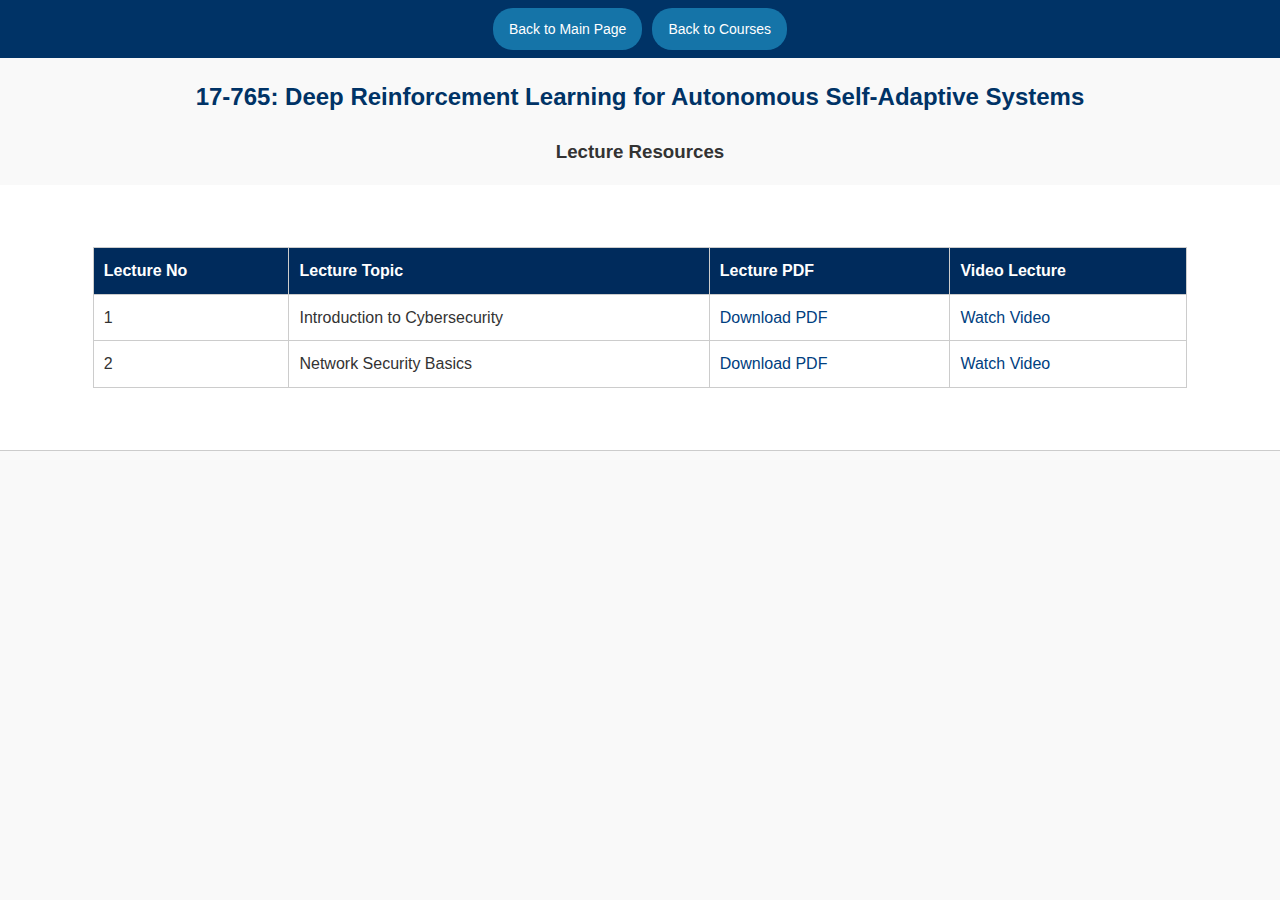
<file: deep-learning-course.html>
<!DOCTYPE html>
<html lang="en">
<head>
  <meta charset="UTF-8" name="viewport" content="width=device-width, initial-scale=1.0">
  <title>Lectures</title>
  <link rel="stylesheet" href="style.css">
</head>
<body>

  <!-- IDENTICAL NAVIGATION BAR -->
  <nav>
      <a href="index.html">Back to Main Page</a>
      <a href="teaching.html">Back to Courses</a>
  </nav>

  <!-- Page Header -->
  <header>
    <h2 style="text-align: center;">17-765: Deep Reinforcement Learning for Autonomous Self-Adaptive Systems</h2>
    <h3 style="text-align: center;">Lecture Resources</h3>
  </header>

  <!-- Lectures Table -->
  <section>
    <table class="lectures-table">
      <thead>
        <tr>
          <th>Lecture No</th>
          <th>Lecture Topic</th>
          <th>Lecture PDF</th>
          <th>Video Lecture</th>
        </tr>
      </thead>
      <tbody>
        <!-- Example Row -->
        <tr>
          <td>1</td>
          <td>Introduction to Cybersecurity</td>
          <td><a href="pdfs/lecture1.pdf" target="_blank">Download PDF</a></td>
          <td><a href="https://example.com/video1" target="_blank">Watch Video</a></td>
        </tr>
        <tr>
          <td>2</td>
          <td>Network Security Basics</td>
          <td><a href="pdfs/lecture2.pdf" target="_blank">Download PDF</a></td>
          <td><a href="https://example.com/video2" target="_blank">Watch Video</a></td>
        </tr>
      </tbody>
    </table>
  </section>

</body>
</html>
</file>
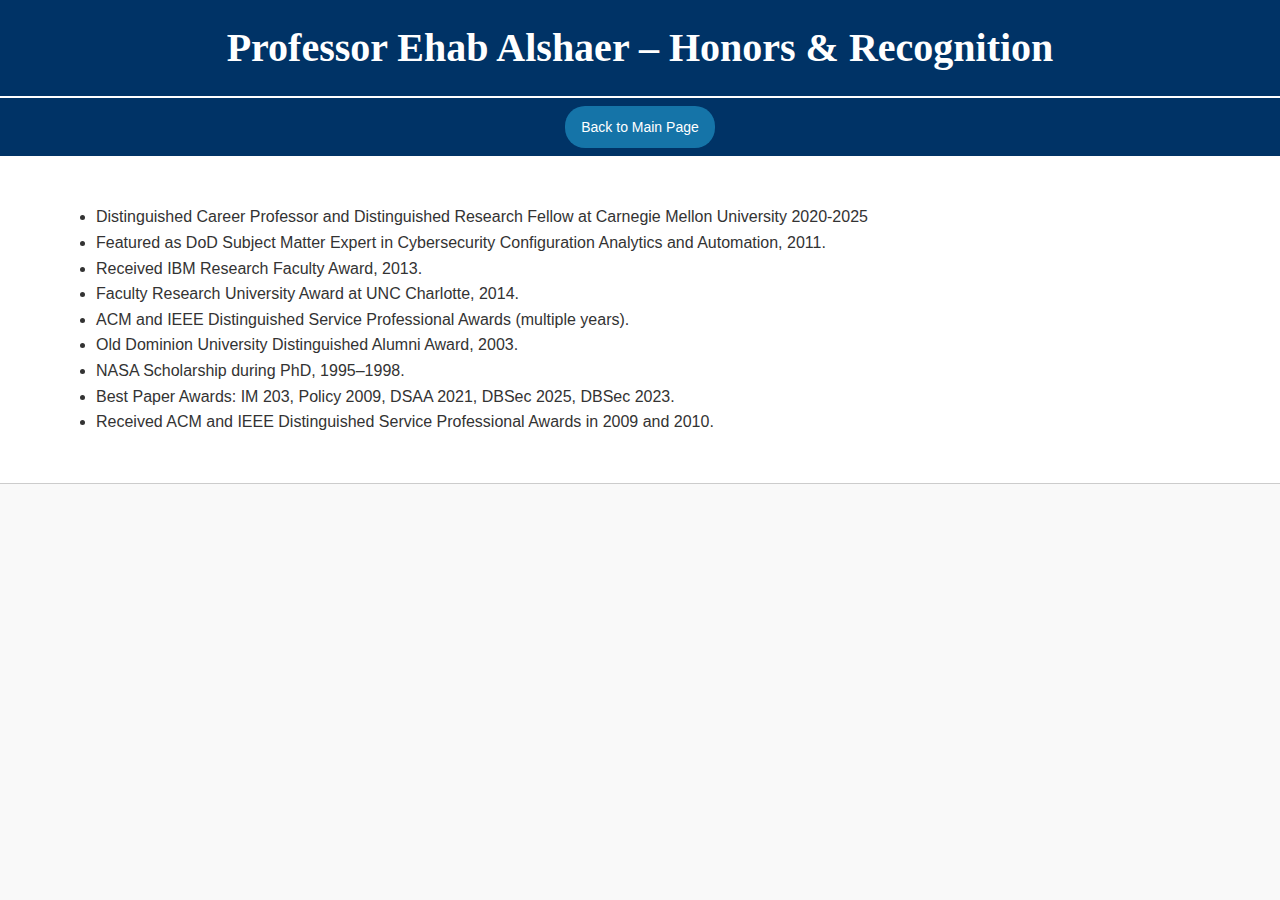
<file: honors.html>
<!DOCTYPE html>
<html lang="en">
<head>
  <meta charset="UTF-8">
  <meta name="viewport" content="width=device-width, initial-scale=1.0">
  <title>Honors & Recognition - Professor Ehab Alshaer</title>
  <link rel="stylesheet" href="style.css">
  <style>
    .honors-list {
      margin-top: 2rem;
      line-height: 1.6;
    }
  </style>
</head>
<body>

  <!-- Site Title -->
  <div class="site-title">Professor Ehab Alshaer – Honors & Recognition</div>
  <div class="separator-line"></div>

  <!-- Navigation Bar -->
  <nav class="custom-navbar">
    <a href="index.html">Back to Main Page</a>
  </nav>

  <!-- Honors Section -->
  <section>
    <ul>
      <li>Distinguished Career Professor and Distinguished Research Fellow at Carnegie Mellon University 2020-2025</li>
      <li>Featured as DoD Subject Matter Expert in Cybersecurity Configuration Analytics and Automation, 2011.</li>
      <li>Received IBM Research Faculty Award, 2013.</li>
      <li>Faculty Research University Award at UNC Charlotte, 2014.</li>
      <li>ACM and IEEE Distinguished Service Professional Awards (multiple years).</li>
      <li>Old Dominion University Distinguished Alumni Award, 2003.</li>
      <li>NASA Scholarship during PhD, 1995–1998.</li>
      <li>Best Paper Awards: IM 203, Policy 2009,  DSAA 2021,  DBSec 2025, DBSec 2023.</li>
      <li>Received ACM and IEEE Distinguished Service Professional Awards in 2009 and 2010.</li>
    </ul>
  </section>
</file>
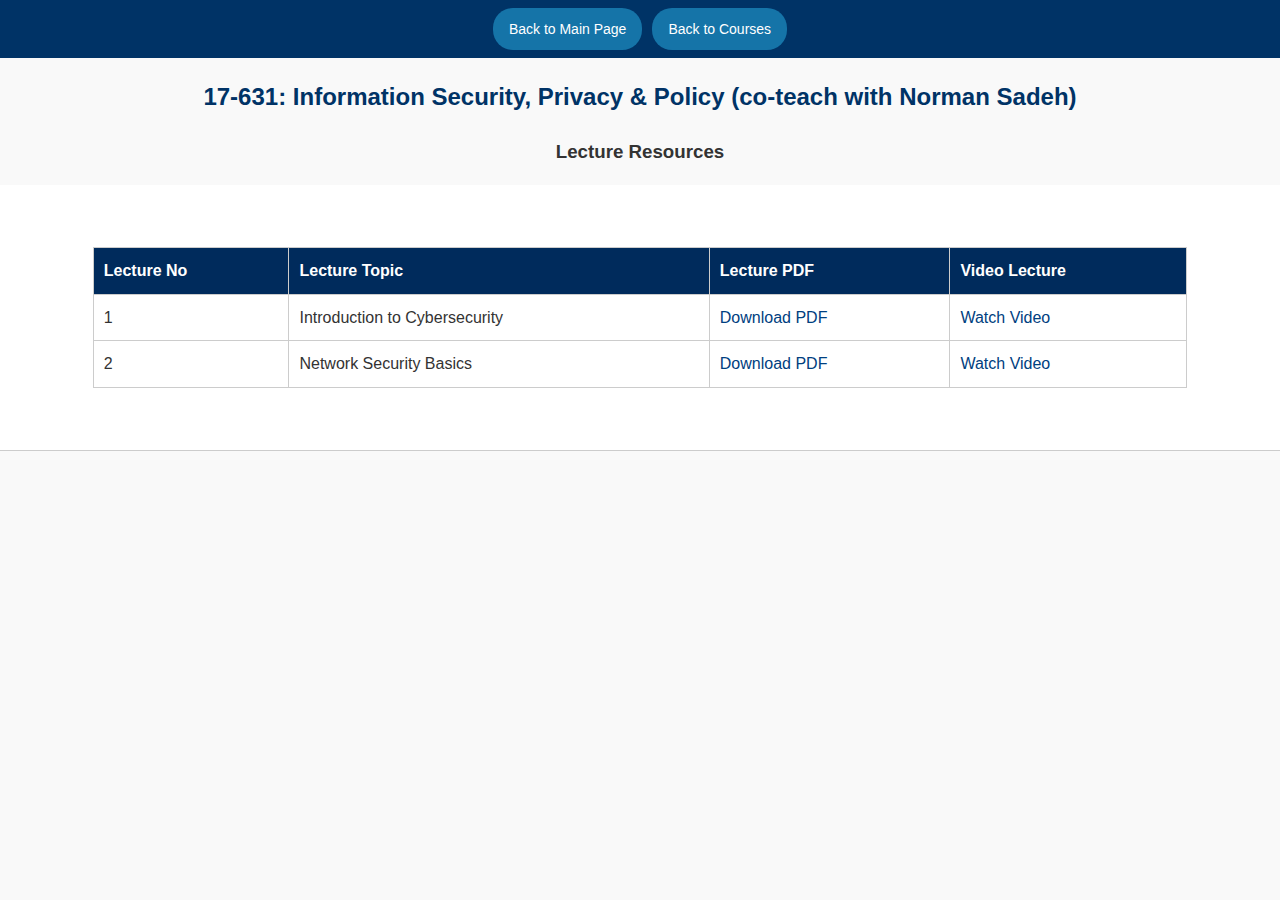
<file: information-security-course.html>
<!DOCTYPE html>
<html lang="en">
<head>
  <meta charset="UTF-8">
  <meta name="viewport" content="width=device-width, initial-scale=1.0">
  <title>Lectures</title>
  <link rel="stylesheet" href="style.css">
</head>
<body>

  <!-- IDENTICAL NAVIGATION BAR -->
  <nav>
      <a href="index.html">Back to Main Page</a>
      <a href="teaching.html">Back to Courses</a>
  </nav>

  <!-- Page Header -->
  <header>
    <h2 style="text-align: center;">17-631: Information Security, Privacy & Policy (co-teach with Norman Sadeh)</h2>
    <h3 style="text-align: center;">Lecture Resources</h3>
  </header>

  <!-- Lectures Table -->
  <section>
    <table class="lectures-table">
      <thead>
        <tr>
          <th>Lecture No</th>
          <th>Lecture Topic</th>
          <th>Lecture PDF</th>
          <th>Video Lecture</th>
        </tr>
      </thead>
      <tbody>
        <!-- Example Row -->
        <tr>
          <td>1</td>
          <td>Introduction to Cybersecurity</td>
          <td><a href="pdfs/lecture1.pdf" target="_blank">Download PDF</a></td>
          <td><a href="https://drive.google.com/file/d/1N1xbSUq9gemhqfEtEMfugiUr0sEKQxYj/view?usp=sharing" target="_blank">Watch Video</a></td>
        </tr>
        <tr>
          <td>2</td>
          <td>Network Security Basics</td>
          <td><a href="pdfs/lecture2.pdf" target="_blank">Download PDF</a></td>
          <td><a href="https://example.com/video2" target="_blank">Watch Video</a></td>
        </tr>
      </tbody>
    </table>
  </section>

</body>
</html>
</file>
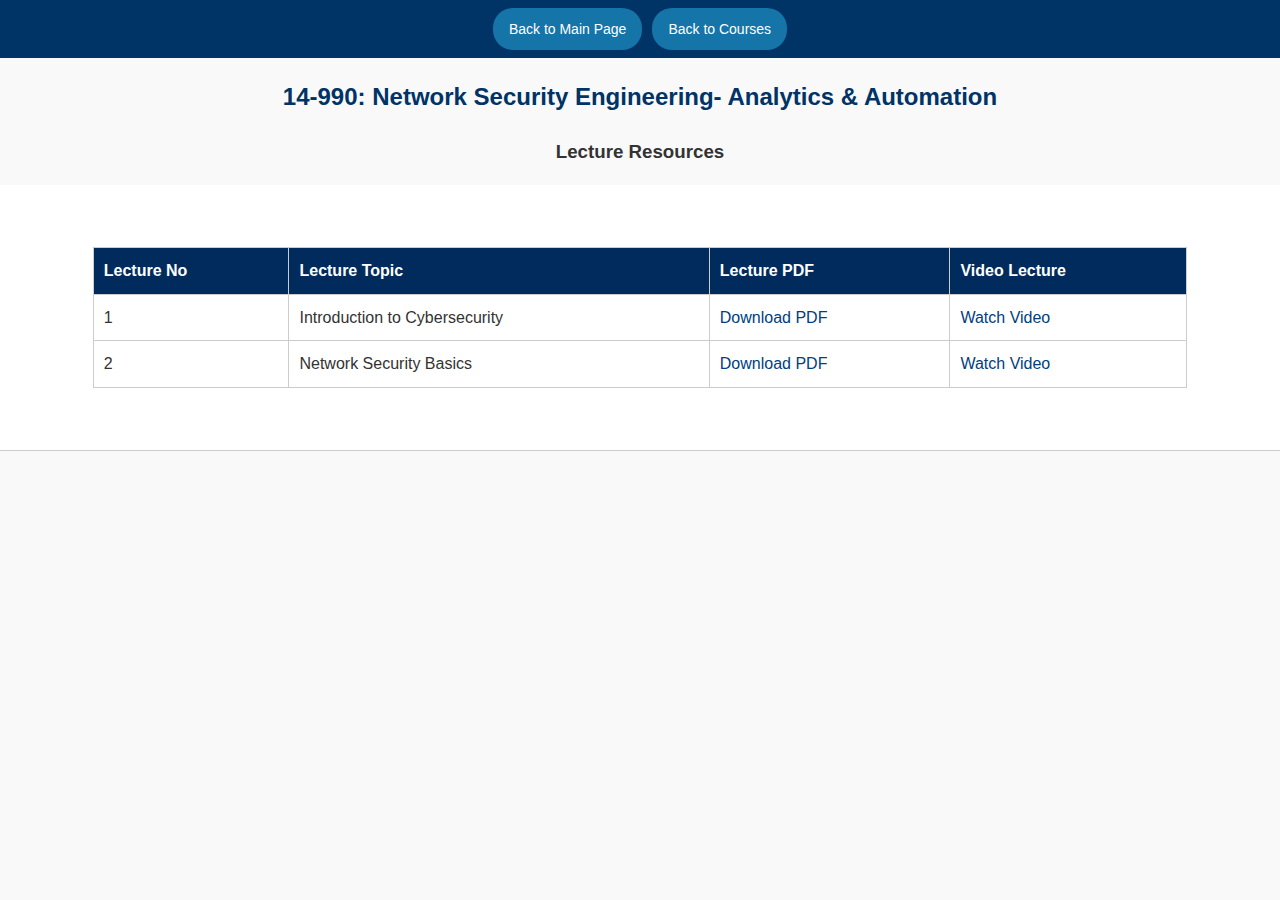
<file: network-security-course.html>
<!DOCTYPE html>
<html lang="en">
<head>
  <meta charset="UTF-8">
  <meta name="viewport" content="width=device-width, initial-scale=1.0">
  <title>Lectures</title>
  <link rel="stylesheet" href="style.css">
</head>
<body>

  <!-- IDENTICAL NAVIGATION BAR -->
  <nav>
      <a href="index.html">Back to Main Page</a>
      <a href="teaching.html">Back to Courses</a>
  </nav>

  <!-- Page Header -->
  <header>
    <h2 style="text-align: center;">14-990: Network Security Engineering- Analytics & Automation</h2>
    <h3 style="text-align: center;">Lecture Resources</h3>
  </header>

  <!-- Lectures Table -->
  <section>
    <table class="lectures-table">
      <thead>
        <tr>
          <th>Lecture No</th>
          <th>Lecture Topic</th>
          <th>Lecture PDF</th>
          <th>Video Lecture</th>
        </tr>
      </thead>
      <tbody>
        <!-- Example Row -->
        <tr>
          <td>1</td>
          <td>Introduction to Cybersecurity</td>
          <td><a href="pdfs/lecture1.pdf" target="_blank">Download PDF</a></td>
          <td><a href="https://example.com/video1" target="_blank">Watch Video</a></td>
        </tr>
        <tr>
          <td>2</td>
          <td>Network Security Basics</td>
          <td><a href="pdfs/lecture2.pdf" target="_blank">Download PDF</a></td>
          <td><a href="https://example.com/video2" target="_blank">Watch Video</a></td>
        </tr>
      </tbody>
    </table>
  </section>

</body>
</html>
</file>
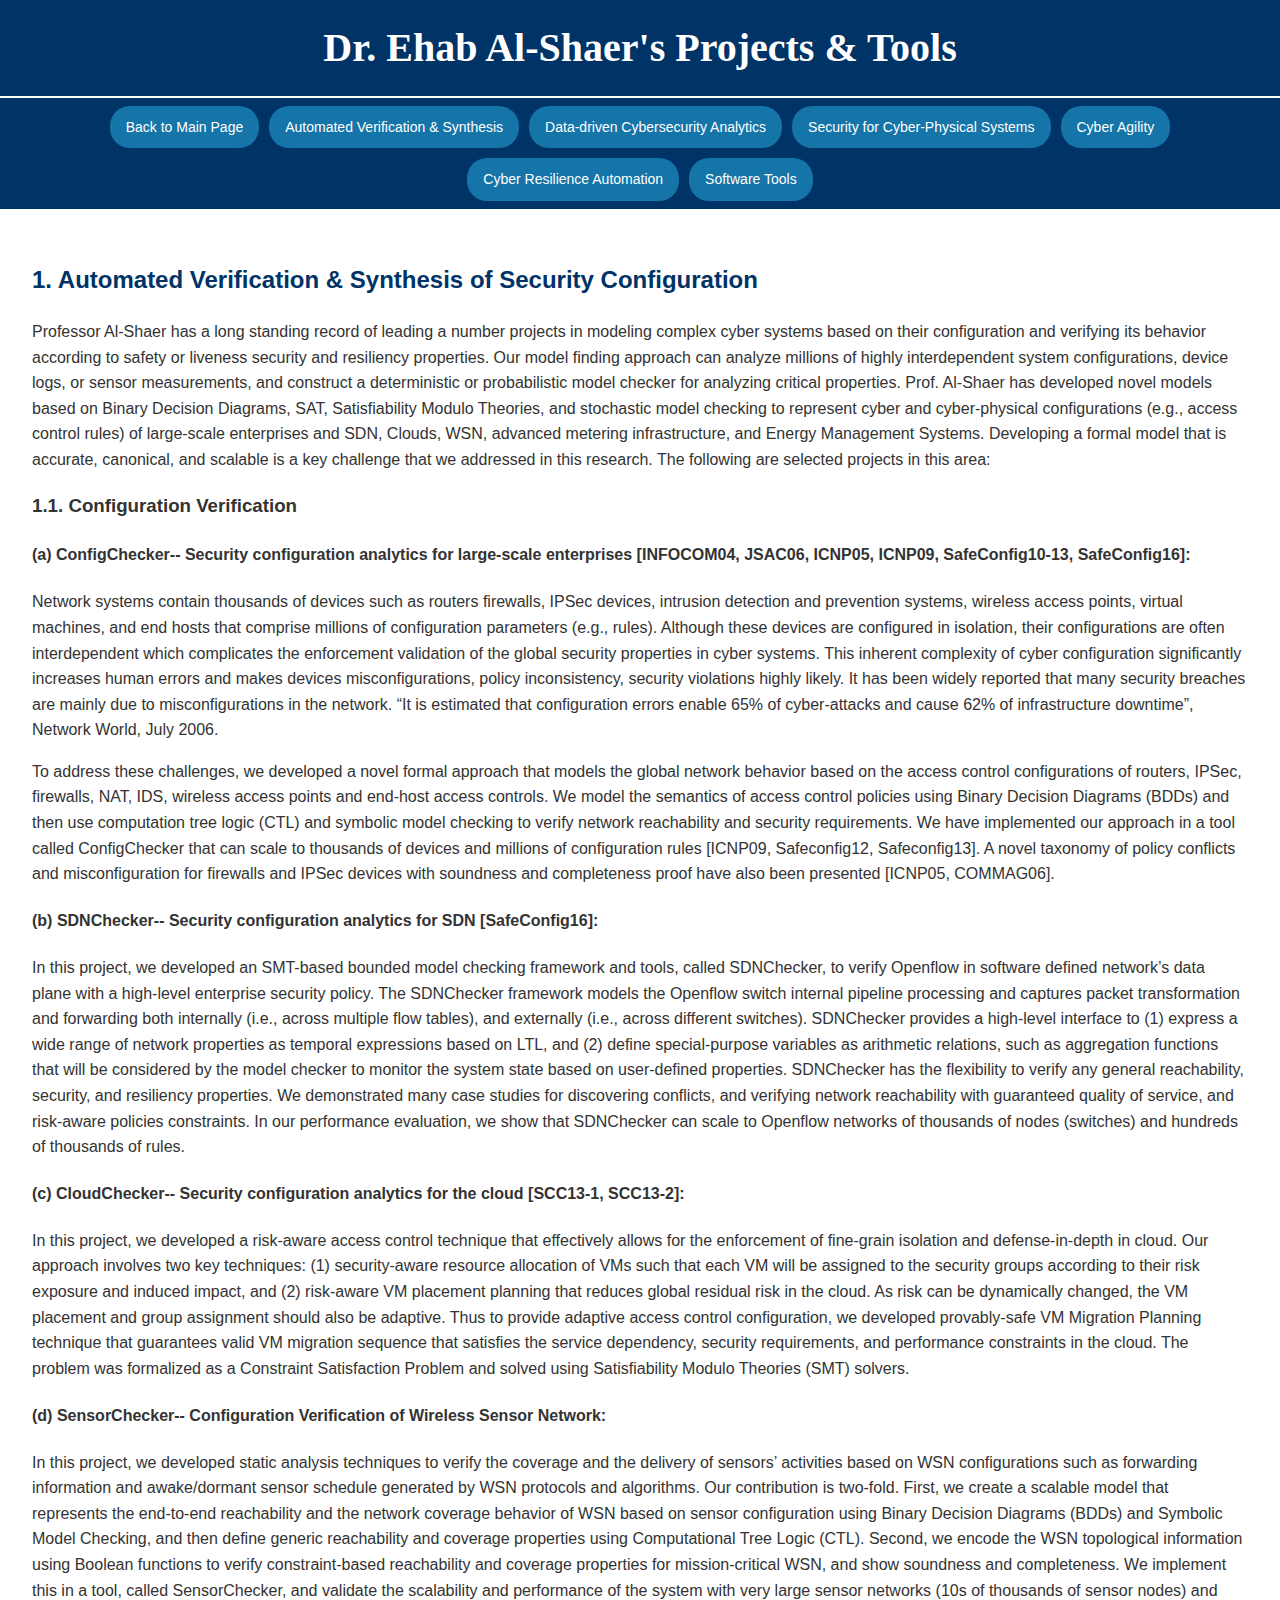
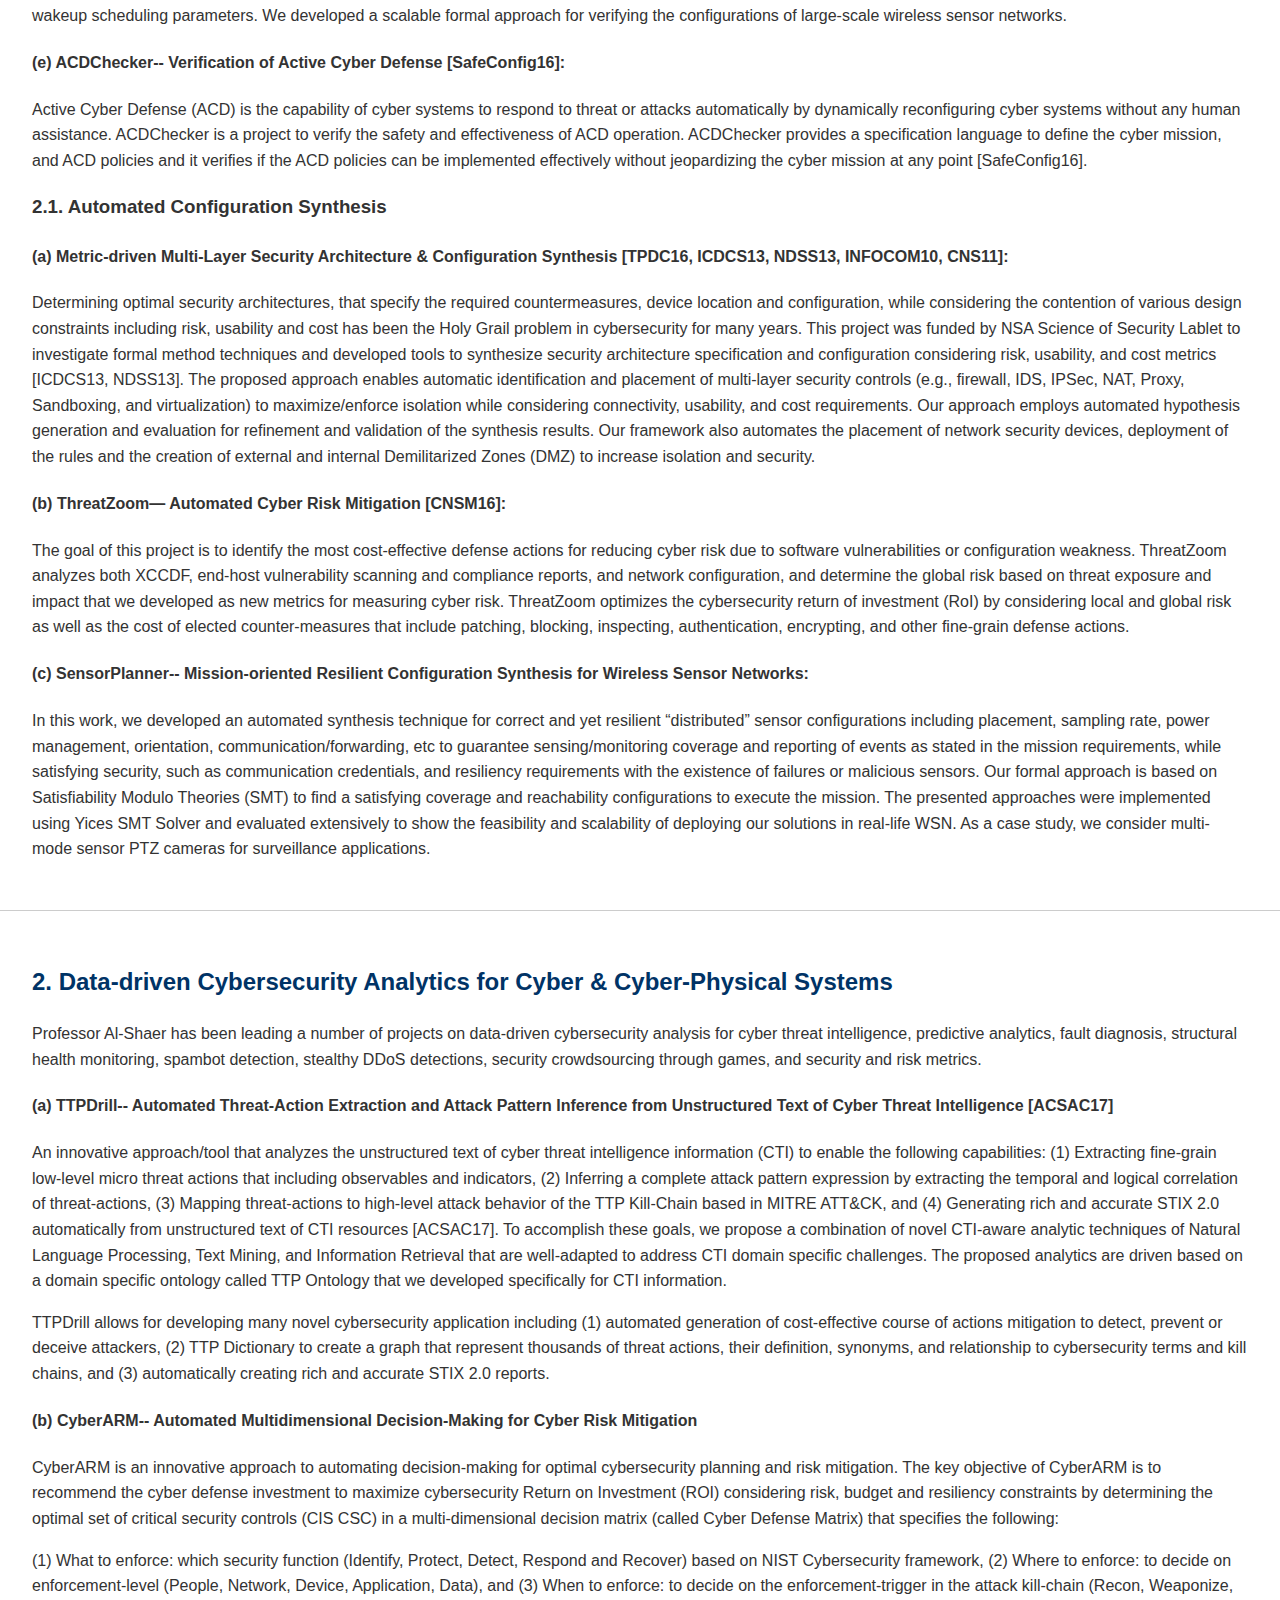
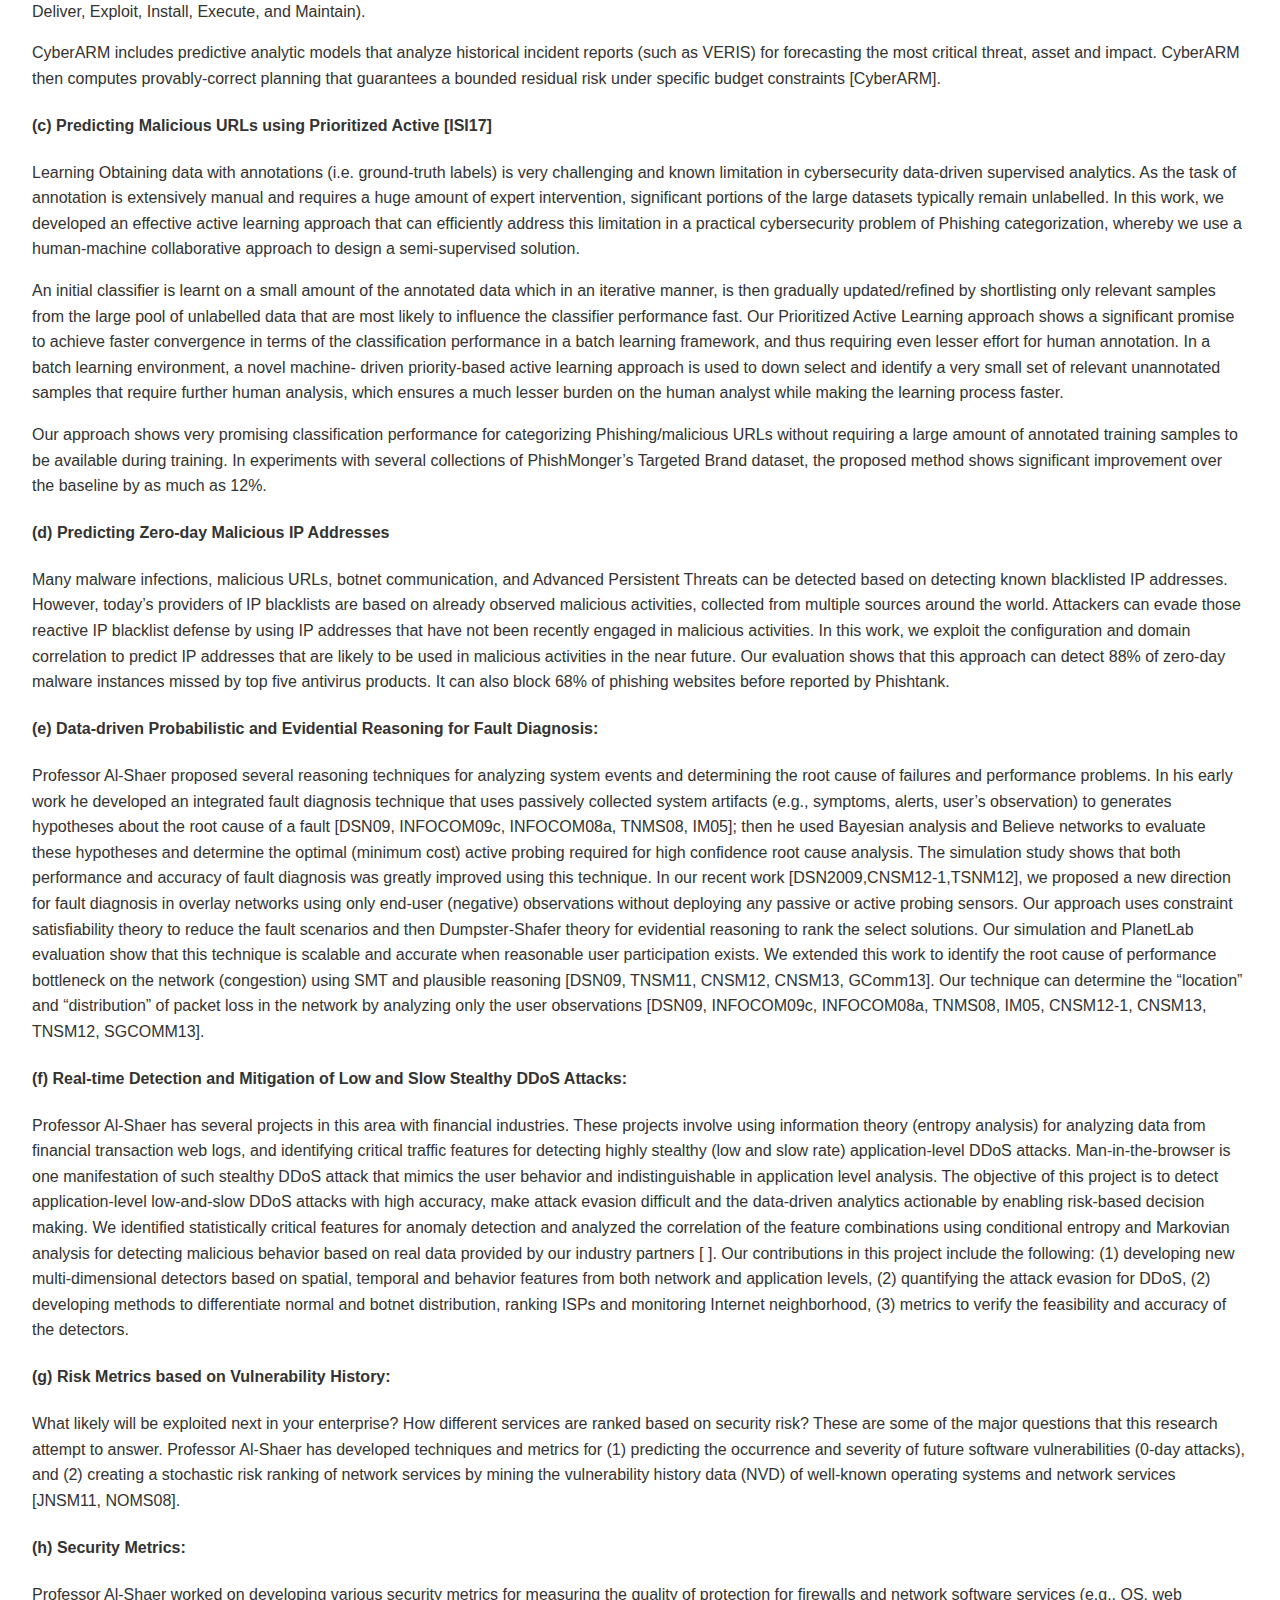
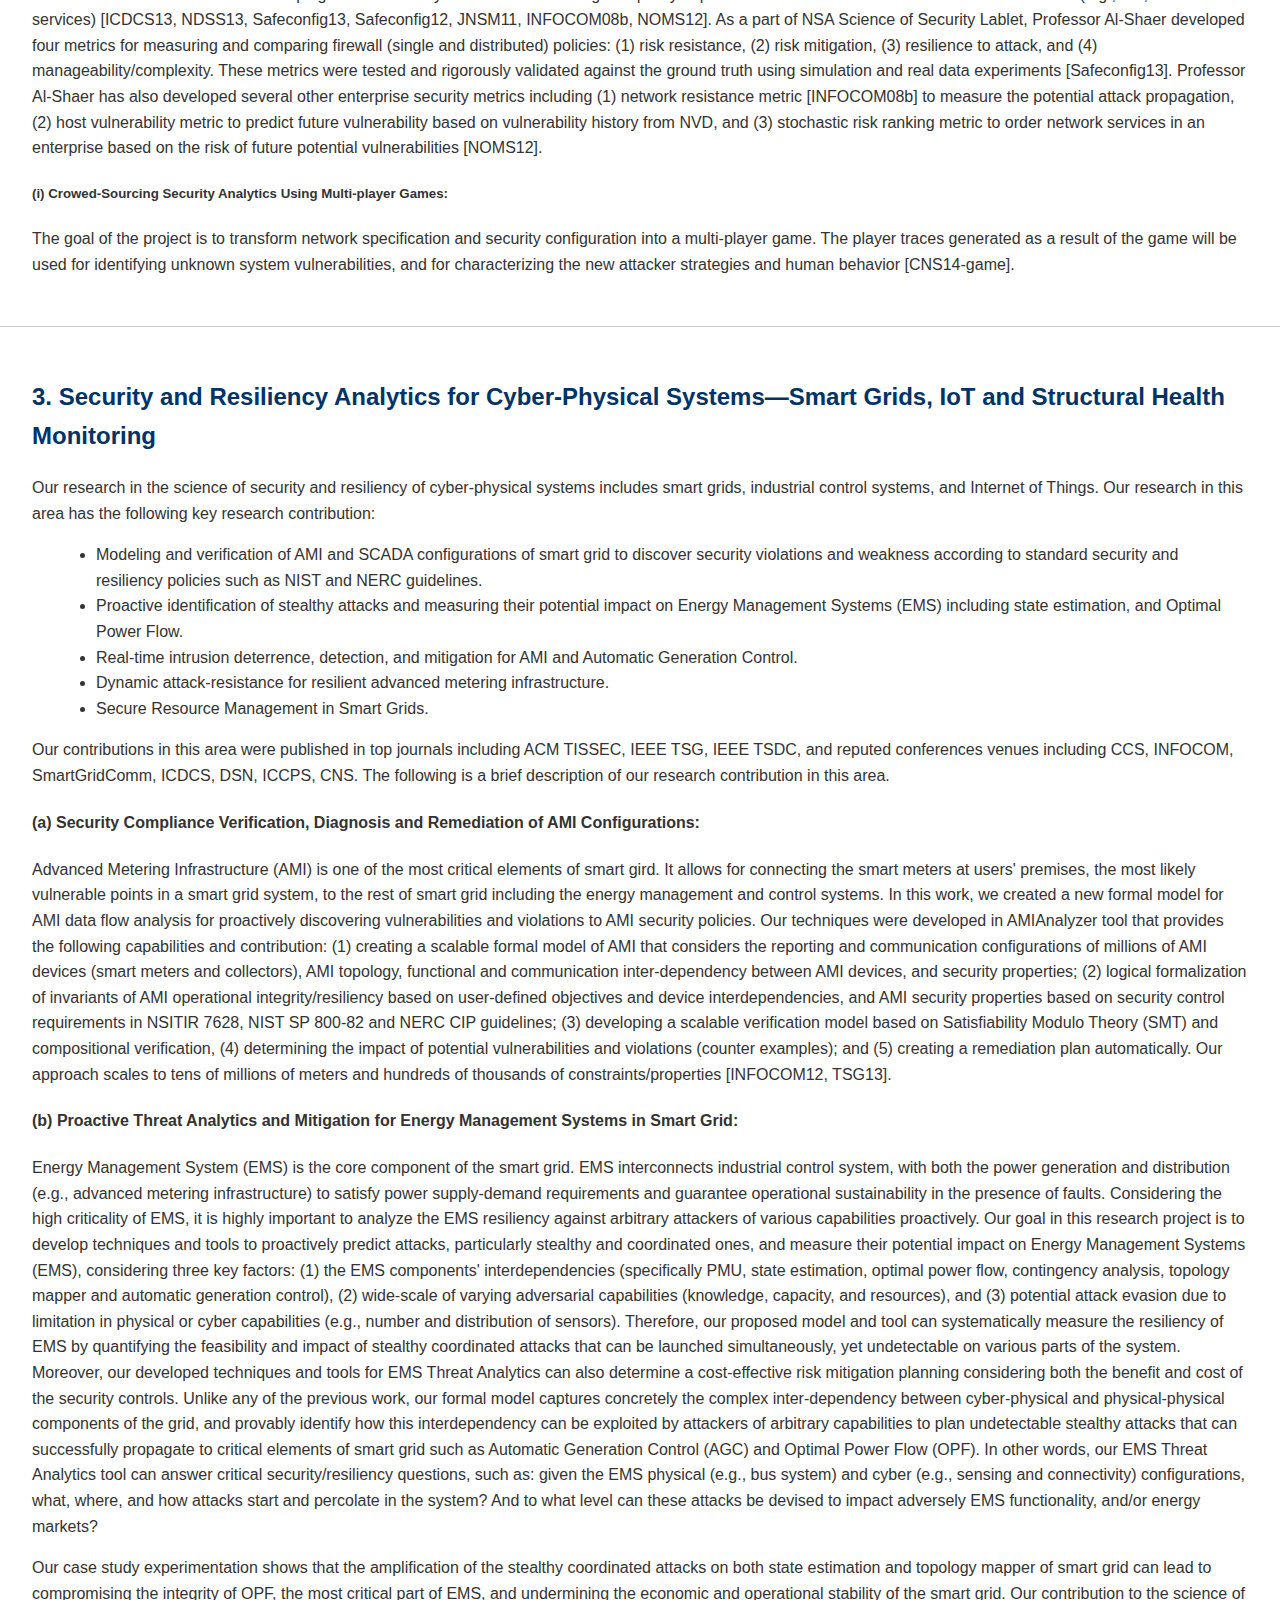
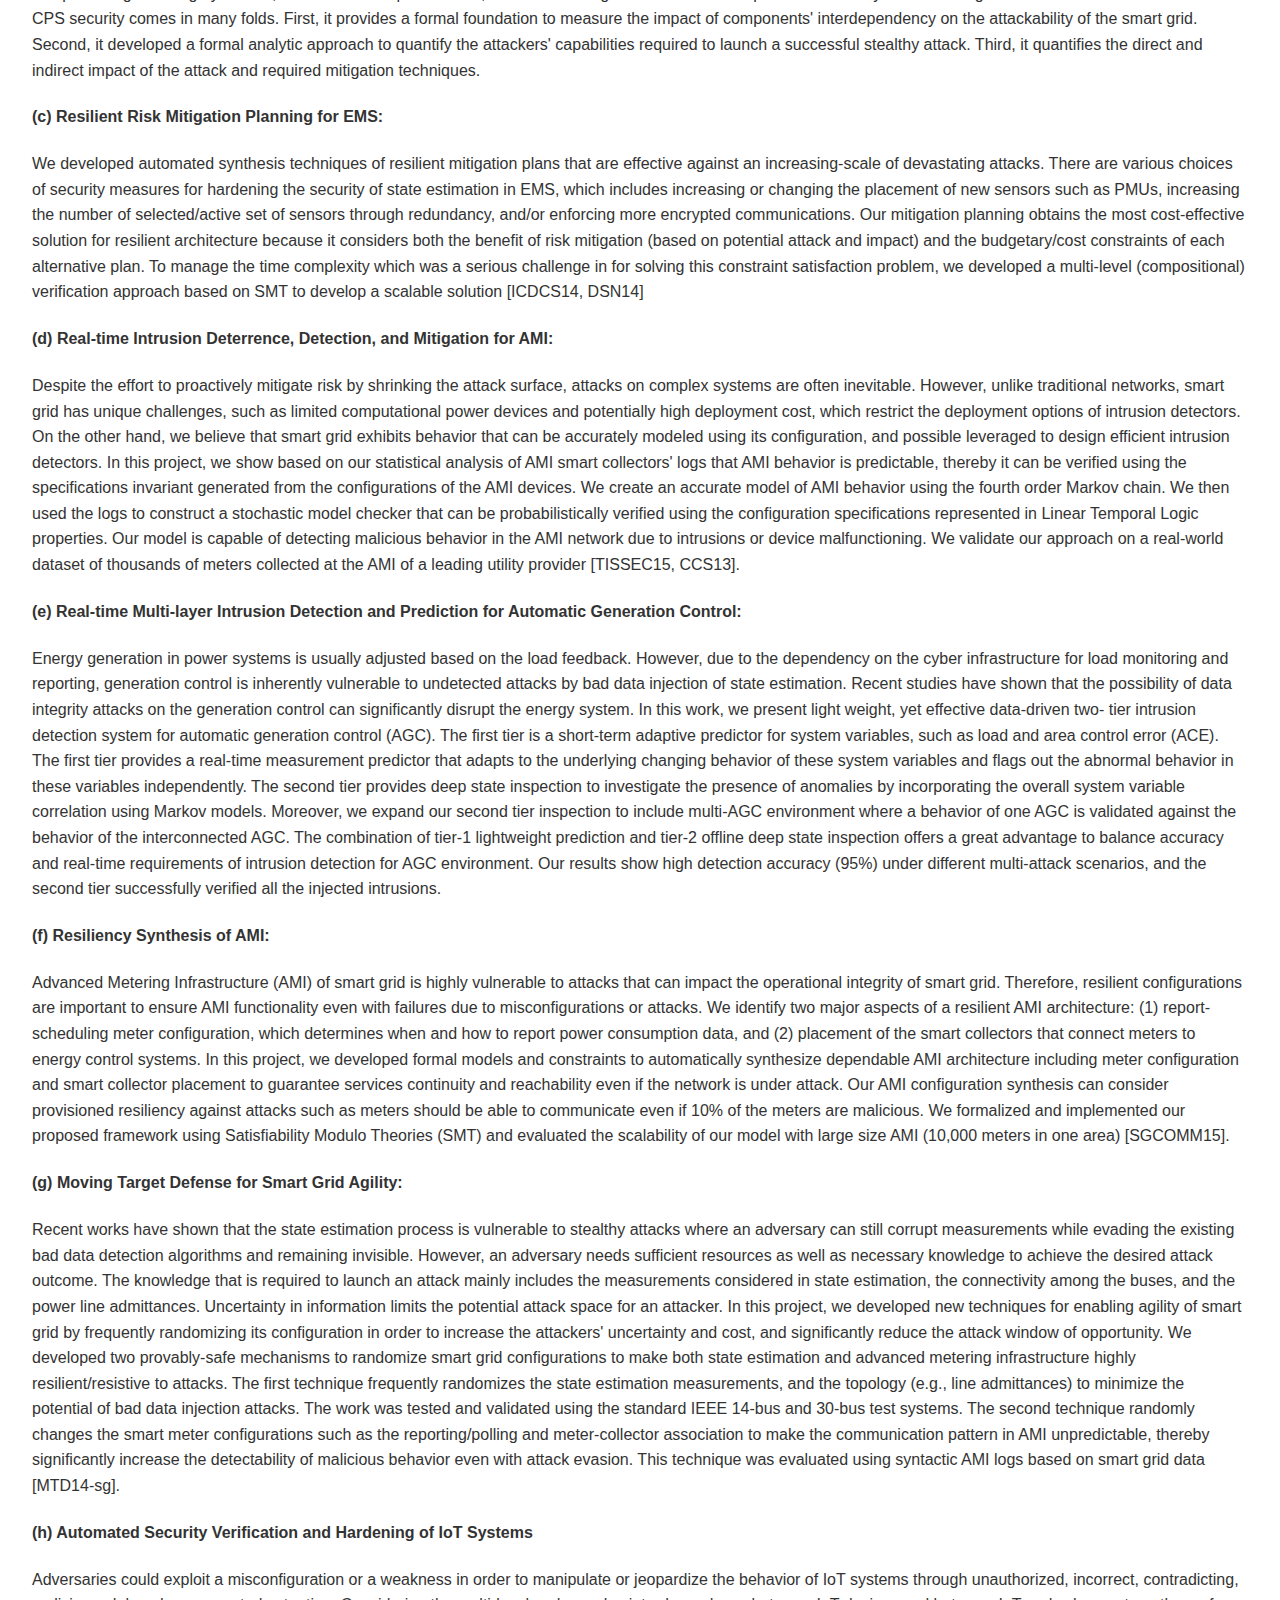
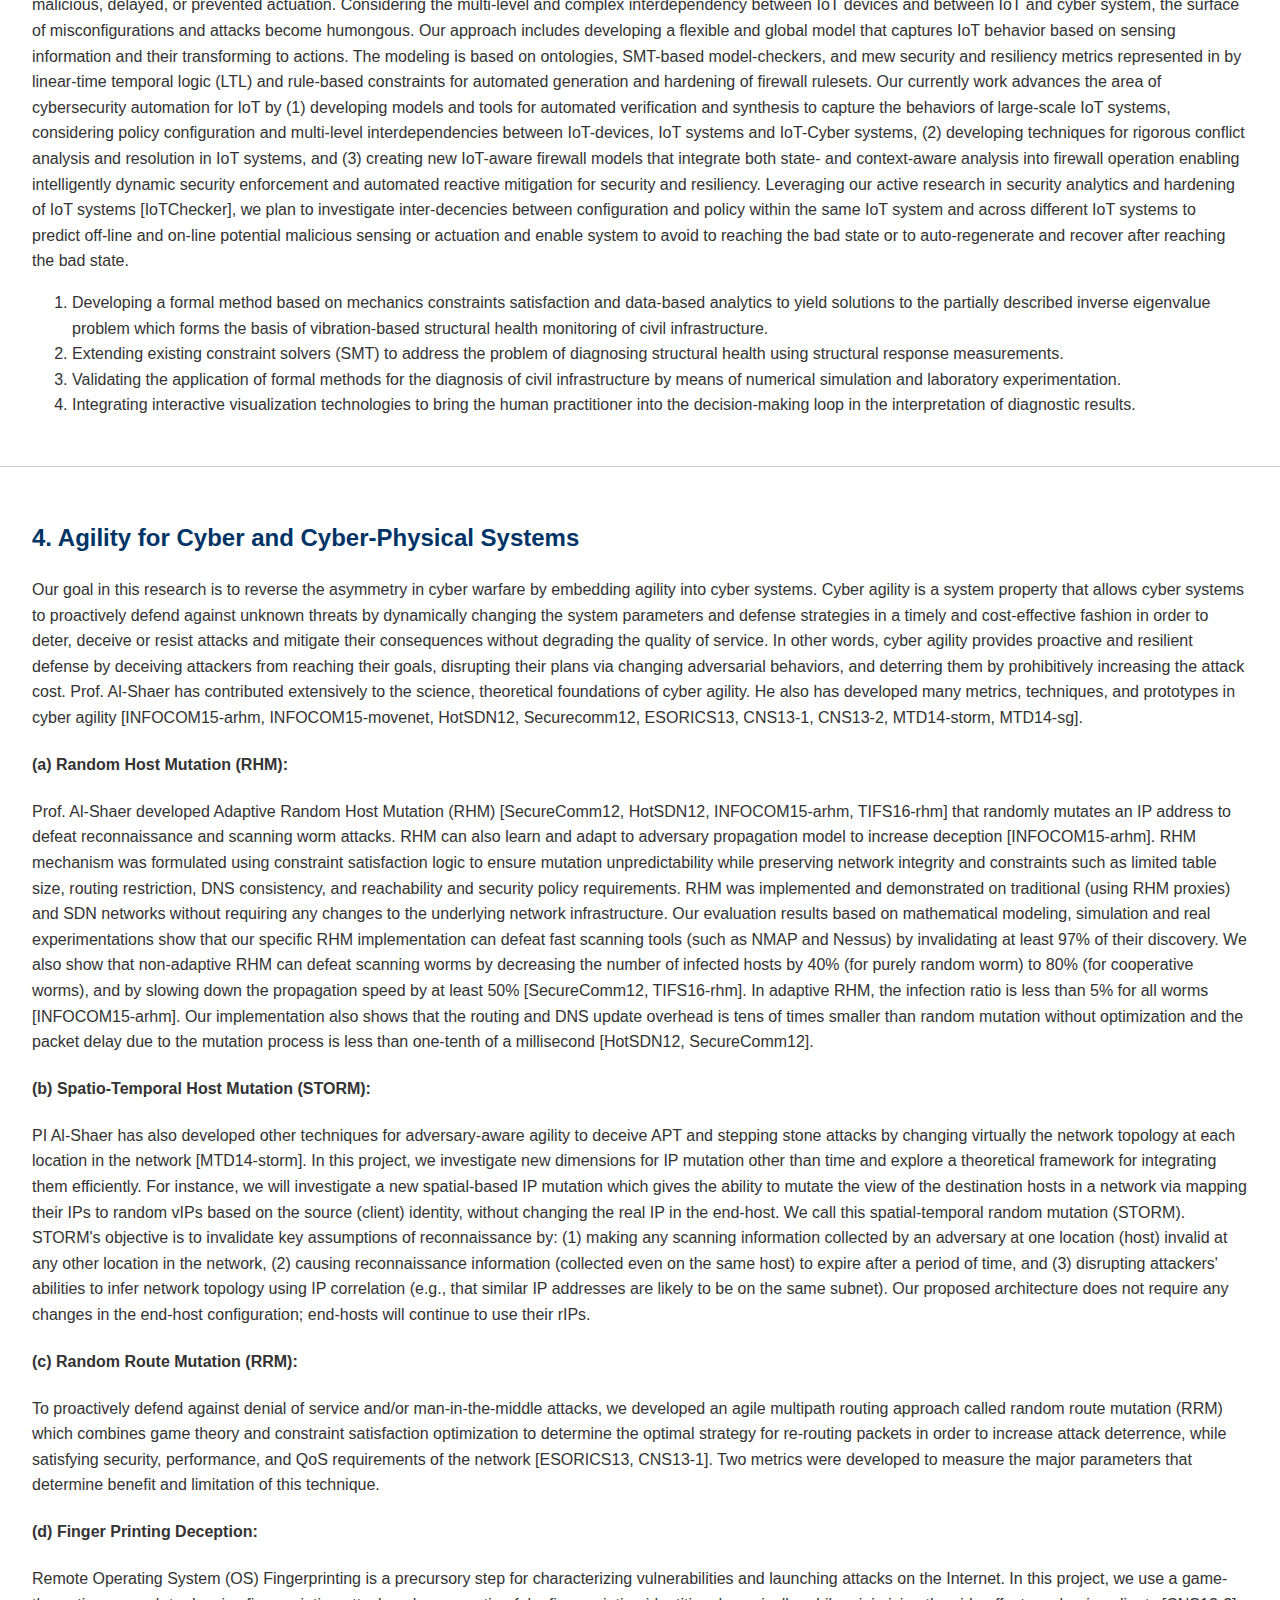
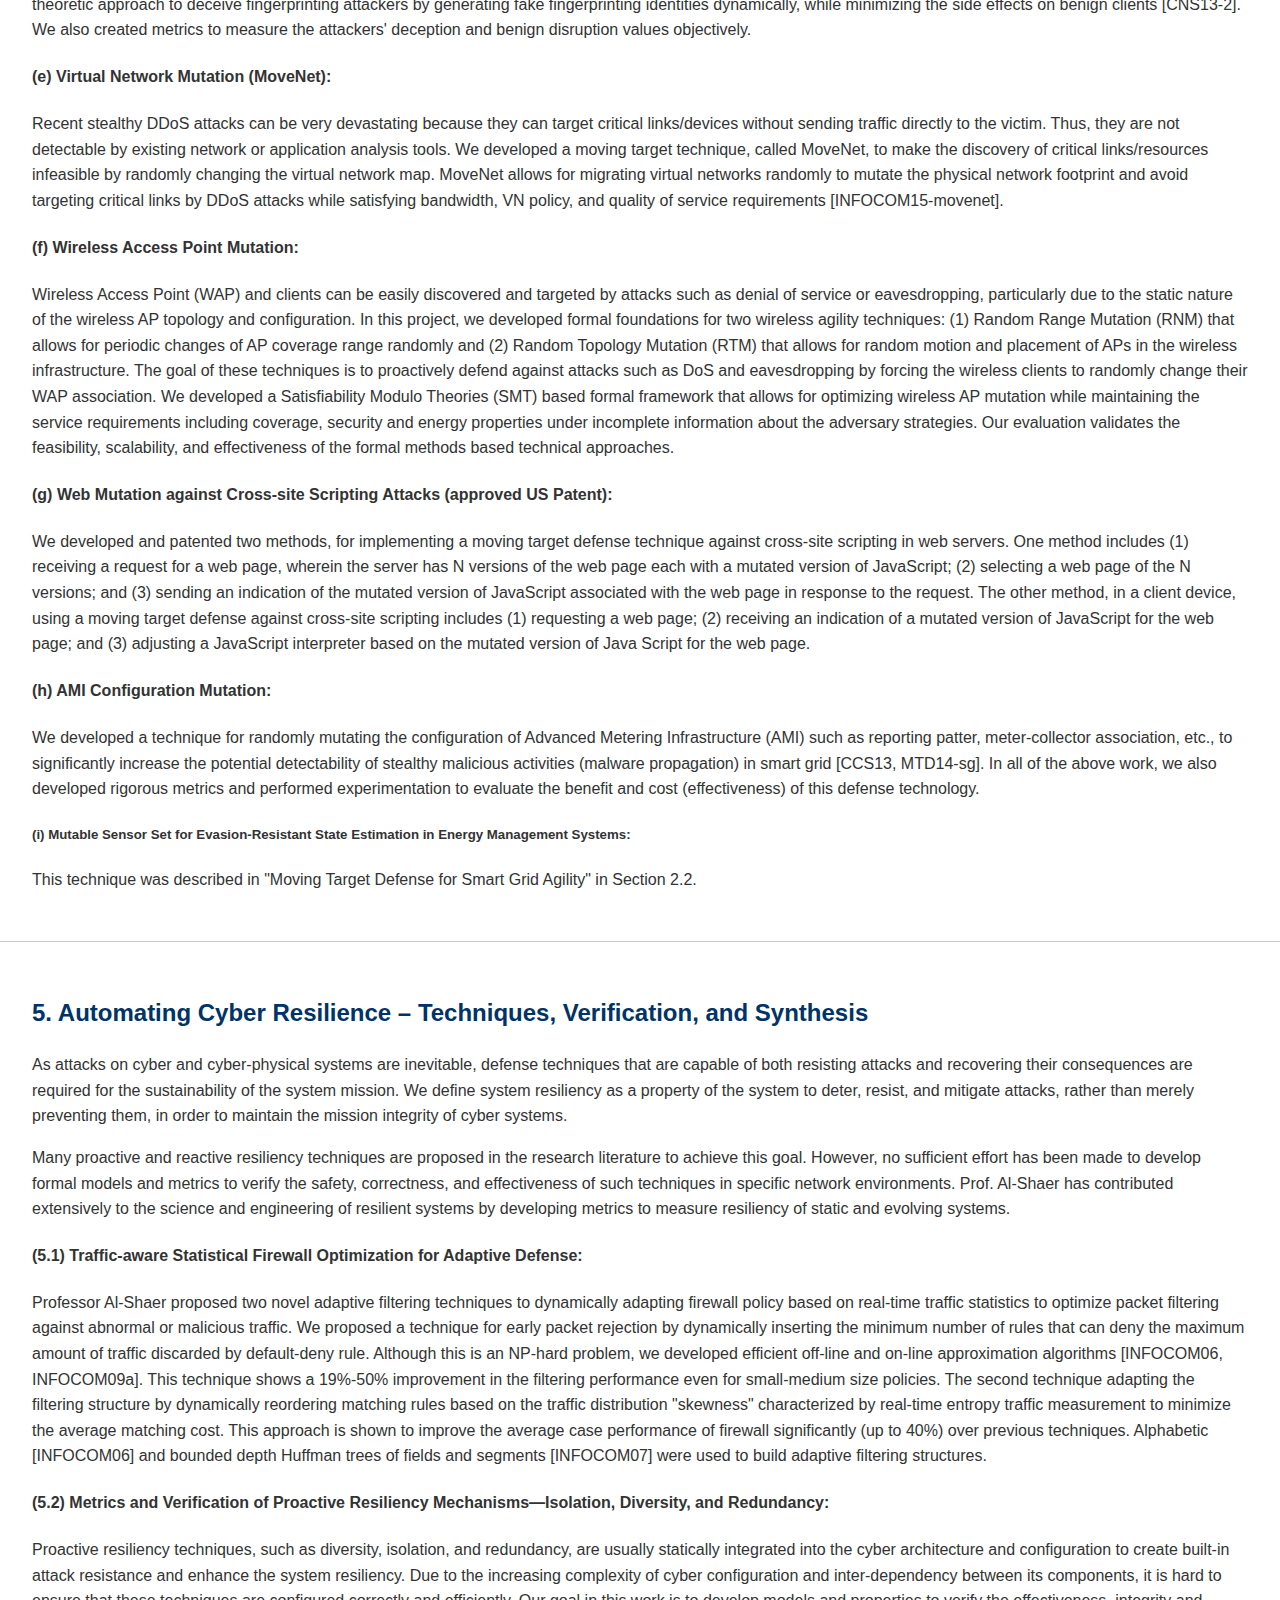
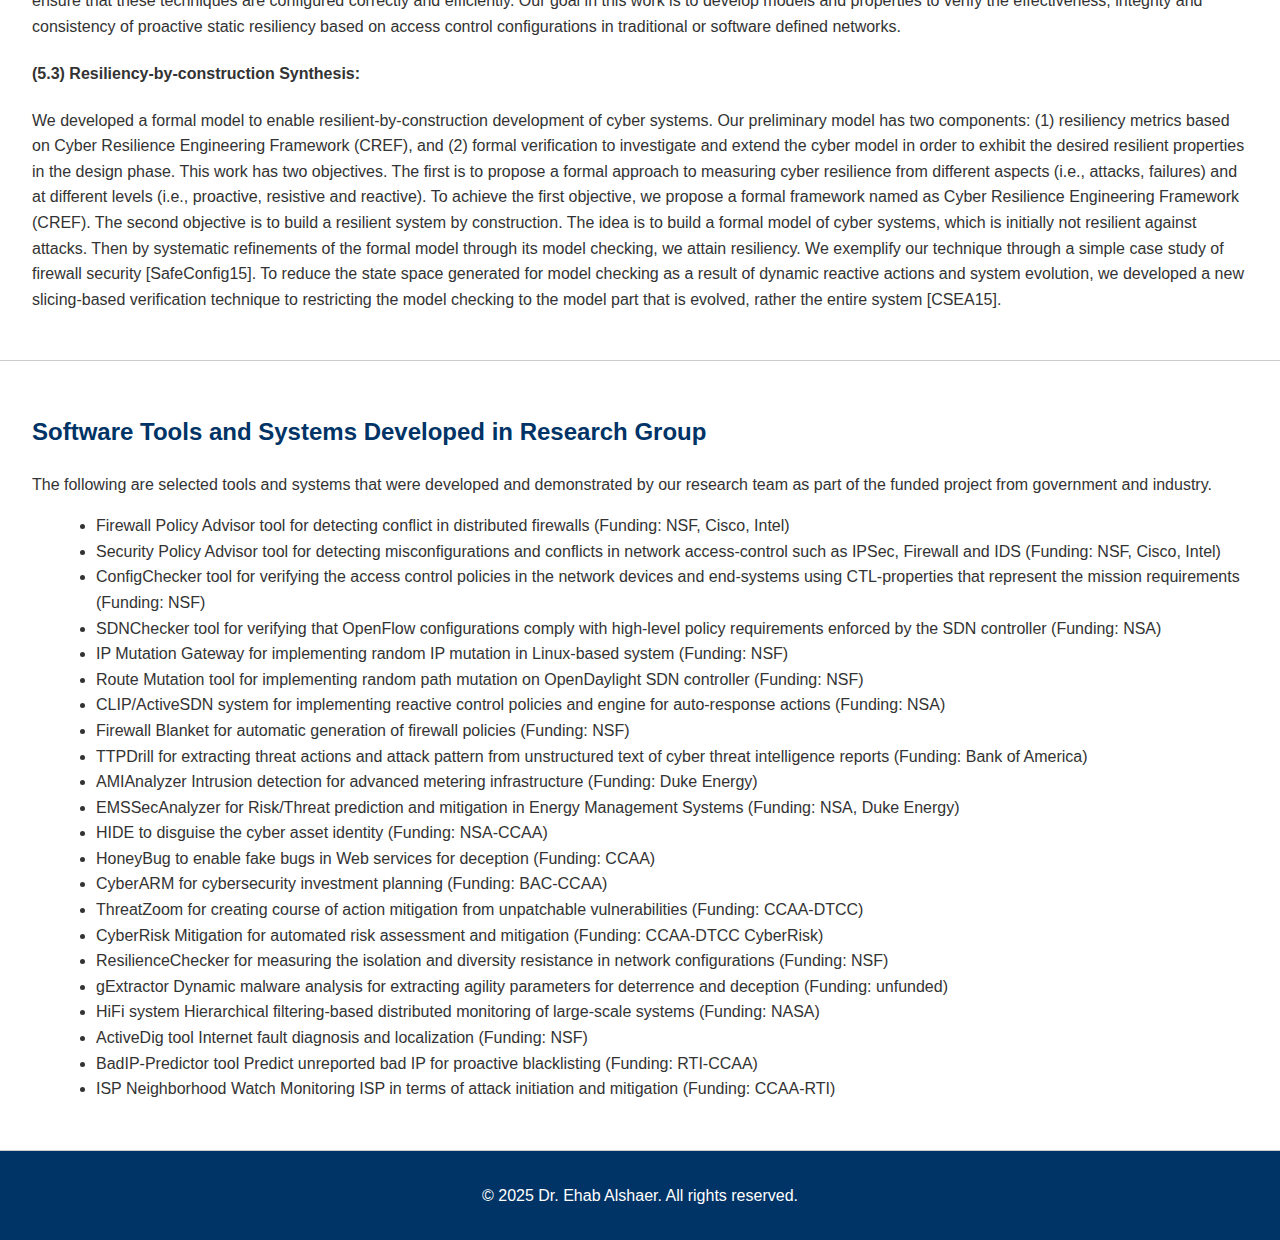
<file: projects.html>
<!DOCTYPE html>
<html lang="en">
<head>
  <meta charset="UTF-8" />
  <meta name="viewport" content="width=device-width, initial-scale=1" />
  <title>Projects & Tools - Dr. Ehab Alshaer</title>
  <link rel="stylesheet" href="style.css" />
</head>
<body>

  <!-- Site Title -->
  <div class="site-title">Dr. Ehab Al-Shaer's Projects & Tools</div>
  <div class="separator-line"></div>

  <!-- Projects Navigation Bar -->
  <nav class="custom-navbar">
    <a href="index.html">Back to Main Page</a>
    <a href="#auto-verification">Automated Verification & Synthesis</a>
    <a href="#data-analytics">Data-driven Cybersecurity Analytics</a>
    <a href="#cyber-physical">Security for Cyber-Physical Systems</a>
    <a href="#agility">Cyber Agility</a>
    <a href="#resilience">Cyber Resilience Automation</a>
    <a href="#tools">Software Tools</a>
  </nav>

  <!-- Projects Sections -->

  <section id="auto-verification">
    <h2>1. Automated Verification & Synthesis of Security Configuration</h2>
    <div class="project">
      <p>Professor Al-Shaer has a long standing record of leading a number projects in modeling complex cyber systems based on their configuration and verifying its behavior according to safety or liveness security and resiliency properties. Our model finding approach can analyze millions of highly interdependent system configurations, device logs, or sensor measurements, and construct a deterministic or probabilistic model checker for analyzing critical properties. Prof. Al-Shaer has developed novel models based on Binary Decision Diagrams, SAT, Satisfiability Modulo Theories, and stochastic model checking to represent cyber and cyber-physical configurations (e.g., access control rules) of large-scale enterprises and SDN, Clouds, WSN, advanced metering infrastructure, and Energy Management Systems. Developing a formal model that is accurate, canonical, and scalable is a key challenge that we addressed in this research. The following are selected projects in this area:</p>
      <h3>1.1. Configuration Verification</h3>
      <h4>(a) ConfigChecker-- Security configuration analytics for large-scale enterprises [INFOCOM04, JSAC06, ICNP05, ICNP09, SafeConfig10-13, SafeConfig16]:</h4>
      <p>Network systems contain thousands of devices such as routers firewalls, IPSec devices, intrusion detection and prevention systems, wireless access points, virtual machines, and end hosts that comprise millions of configuration parameters (e.g., rules). Although these devices are configured in isolation, their configurations are often interdependent which complicates the enforcement validation of the global security properties in cyber systems. This inherent complexity of cyber configuration significantly increases human errors and makes devices misconfigurations, policy inconsistency, security violations highly likely. It has been widely reported that many security breaches are mainly due to misconfigurations in the network. “It is estimated that configuration errors enable 65% of cyber-attacks and cause 62% of infrastructure downtime”, Network World, July 2006.</p>
      <p>To address these challenges, we developed a novel formal approach that models the global network behavior based on the access control configurations of routers, IPSec, firewalls, NAT, IDS, wireless access points and end-host access controls. We model the semantics of access control policies using Binary Decision Diagrams (BDDs) and then use computation tree logic (CTL) and symbolic model checking to verify network reachability and security requirements. We have implemented our approach in a tool called ConfigChecker that can scale to thousands of devices and millions of configuration rules [ICNP09, Safeconfig12, Safeconfig13]. A novel taxonomy of policy conflicts and misconfiguration for firewalls and IPSec devices with soundness and completeness proof have also been presented [ICNP05, COMMAG06].</p>
      <h4>(b) SDNChecker-- Security configuration analytics for SDN [SafeConfig16]:</h4>
      <p>In this project, we developed an SMT-based bounded model checking framework and tools, called SDNChecker, to verify Openflow in software defined network’s data plane with a high-level enterprise security policy. The SDNChecker framework models the Openflow switch internal pipeline processing and captures packet transformation and forwarding both internally (i.e., across multiple flow tables), and externally (i.e., across different switches). SDNChecker provides a high-level interface to (1) express a wide range of network properties as temporal expressions based on LTL, and (2) define special-purpose variables as arithmetic relations, such as aggregation functions that will be considered by the model checker to monitor the system state based on user-defined properties. SDNChecker has the flexibility to verify any general reachability, security, and resiliency properties. We demonstrated many case studies for discovering conflicts, and verifying network reachability with guaranteed quality of service, and risk-aware policies constraints. In our performance evaluation, we show that SDNChecker can scale to Openflow networks of thousands of nodes (switches) and hundreds of thousands of rules.</p>
      <h4>(c) CloudChecker-- Security configuration analytics for the cloud [SCC13-1, SCC13-2]:</h4>
      <p>In this project, we developed a risk-aware access control technique that effectively allows for the enforcement of fine-grain isolation and defense-in-depth in cloud. Our approach involves two key techniques: (1) security-aware resource allocation of VMs such that each VM will be assigned to the security groups according to their risk exposure and induced impact, and (2) risk-aware VM placement planning that reduces global residual risk in the cloud. As risk can be dynamically changed, the VM placement and group assignment should also be adaptive. Thus to provide adaptive access control configuration, we developed provably-safe VM Migration Planning technique that guarantees valid VM migration sequence that satisfies the service dependency, security requirements, and performance constraints in the cloud. The problem was formalized as a Constraint Satisfaction Problem and solved using Satisﬁability Modulo Theories (SMT) solvers.</p>
      <h4>(d) SensorChecker-- Configuration Verification of Wireless Sensor Network:</h4>
      <p>In this project, we developed static analysis techniques to verify the coverage and the delivery of sensors’ activities based on WSN configurations such as forwarding information and awake/dormant sensor schedule generated by WSN protocols and algorithms. Our contribution is two-fold. First, we create a scalable model that represents the end-to-end reachability and the network coverage behavior of WSN based on sensor configuration using Binary Decision Diagrams (BDDs) and Symbolic Model Checking, and then define generic reachability and coverage properties using Computational Tree Logic (CTL). Second, we encode the WSN topological information using Boolean functions to verify constraint-based reachability and coverage properties for mission-critical WSN, and show soundness and completeness. We implement this in a tool, called SensorChecker, and validate the scalability and performance of the system with very large sensor networks (10s of thousands of sensor nodes) and wakeup scheduling parameters. We developed a scalable formal approach for verifying the configurations of large-scale wireless sensor networks.</p>
      <h4>(e) ACDChecker-- Verification of Active Cyber Defense [SafeConfig16]:</h4>
      <p>Active Cyber Defense (ACD) is the capability of cyber systems to respond to threat or attacks automatically by dynamically reconfiguring cyber systems without any human assistance. ACDChecker is a project to verify the safety and effectiveness of ACD operation. ACDChecker provides a specification language to define the cyber mission, and ACD policies and it verifies if the ACD policies can be implemented effectively without jeopardizing the cyber mission at any point [SafeConfig16].</p>
    
      <h3>2.1. Automated Configuration Synthesis</h3>
      <h4>(a) Metric-driven Multi-Layer Security Architecture & Configuration Synthesis [TPDC16, ICDCS13, NDSS13, INFOCOM10, CNS11]:</h4>
      <p>Determining optimal security architectures, that specify the required countermeasures, device location and configuration, while considering the contention of various design constraints including risk, usability and cost has been the Holy Grail problem in cybersecurity for many years. This project was funded by NSA Science of Security Lablet to investigate formal method techniques and developed tools to synthesize security architecture specification and configuration considering risk, usability, and cost metrics [ICDCS13, NDSS13]. The proposed approach enables automatic identification and placement of multi-layer security controls (e.g., firewall, IDS, IPSec, NAT, Proxy, Sandboxing, and virtualization) to maximize/enforce isolation while considering connectivity, usability, and cost requirements. Our approach employs automated hypothesis generation and evaluation for refinement and validation of the synthesis results. Our framework also automates the placement of network security devices, deployment of the rules and the creation of external and internal Demilitarized Zones (DMZ) to increase isolation and security.</p>
      <h4>(b) ThreatZoom— Automated Cyber Risk Mitigation [CNSM16]:</h4>
      <p>The goal of this project is to identify the most cost-effective defense actions for reducing cyber risk due to software vulnerabilities or configuration weakness. ThreatZoom analyzes both XCCDF, end-host vulnerability scanning and compliance reports, and network configuration, and determine the global risk based on threat exposure and impact that we developed as new metrics for measuring cyber risk. ThreatZoom optimizes the cybersecurity return of investment (RoI) by considering local and global risk as well as the cost of elected counter-measures that include patching, blocking, inspecting, authentication, encrypting, and other fine-grain defense actions.</p>
      <h4>(c) SensorPlanner-- Mission-oriented Resilient Configuration Synthesis for Wireless Sensor Networks:</h4>
      <p>In this work, we developed an automated synthesis technique for correct and yet resilient “distributed” sensor configurations including placement, sampling rate, power management, orientation, communication/forwarding, etc to guarantee sensing/monitoring coverage and reporting of events as stated in the mission requirements, while satisfying security, such as communication credentials, and resiliency requirements with the existence of failures or malicious sensors. Our formal approach is based on Satisfiability Modulo Theories (SMT) to find a satisfying coverage and reachability configurations to execute the mission. The presented approaches were implemented using Yices SMT Solver and evaluated extensively to show the feasibility and scalability of deploying our solutions in real-life WSN. As a case study, we consider multi-mode sensor PTZ cameras for surveillance applications.</p>
    </div>
    <!-- Add more projects -->
  </section>

  <section id="data-analytics">
    <h2>2. Data-driven Cybersecurity Analytics for Cyber & Cyber-Physical Systems</h2>
    <div class="project">
    <p>Professor Al-Shaer has been leading a number of projects on data-driven cybersecurity analysis for cyber threat intelligence, predictive analytics, fault diagnosis, structural health monitoring, spambot detection, stealthy DDoS detections, security crowdsourcing through games, and security and risk metrics. </p>
    <h4>(a) TTPDrill-- Automated Threat-Action Extraction and Attack Pattern Inference from Unstructured Text of Cyber Threat Intelligence [ACSAC17]</h3>
    <p>An innovative approach/tool that analyzes the unstructured text of cyber threat intelligence information (CTI) to enable the following capabilities: (1) Extracting fine-grain low-level micro threat actions that including observables and indicators, (2)  Inferring a complete attack pattern expression by extracting the temporal and logical correlation of threat-actions, (3) Mapping threat-actions to high-level attack behavior of the TTP Kill-Chain based in MITRE ATT&CK, and (4) Generating rich and accurate STIX 2.0 automatically from unstructured text of CTI resources [ACSAC17]. To accomplish these goals, we propose a combination of novel CTI-aware analytic techniques of Natural Language Processing, Text Mining, and Information Retrieval that are well-adapted to address CTI domain specific challenges. The proposed analytics are driven based on a domain specific ontology called TTP Ontology that we developed specifically for CTI information.</p>
    <p>TTPDrill allows for developing many novel cybersecurity application including (1) automated generation of cost-effective course of actions mitigation to detect, prevent or deceive attackers, (2) TTP Dictionary to create a graph that represent thousands of threat actions, their definition, synonyms, and relationship to cybersecurity terms and kill chains, and (3) automatically creating rich and accurate STIX 2.0 reports.</p>
    <h4>(b) CyberARM-- Automated Multidimensional Decision-Making for Cyber Risk Mitigation</h4>
    <p>CyberARM is an innovative approach to automating decision-making for optimal cybersecurity planning and risk mitigation.  The key objective of CyberARM is to recommend the cyber defense investment to maximize cybersecurity Return on Investment (ROI) considering risk, budget and resiliency constraints by determining the optimal set of critical security controls (CIS CSC) in a multi-dimensional decision matrix (called Cyber Defense Matrix) that specifies the following:</p>
    <p>(1) What to enforce: which security function (Identify, Protect, Detect, Respond and Recover) based on NIST Cybersecurity framework,
(2) Where to enforce: to decide on enforcement-level (People, Network, Device, Application, Data), and 
(3) When to enforce: to decide on the enforcement-trigger in the attack kill-chain (Recon, Weaponize, Deliver, Exploit, Install, Execute, and Maintain).</p>
    <p>CyberARM includes predictive analytic models that analyze historical incident reports (such as VERIS) for forecasting the most critical threat, asset and impact. CyberARM then computes provably-correct planning that guarantees a bounded residual risk under specific budget constraints [CyberARM].</p>
    <h4>(c) Predicting Malicious URLs using Prioritized Active [ISI17]</h4>
    <p>Learning Obtaining data with annotations (i.e. ground-truth labels) is very challenging and known limitation in cybersecurity data-driven supervised analytics. As the task of annotation is extensively manual and requires a huge amount of expert intervention, significant portions of the large datasets typically remain unlabelled. In this work, we developed an effective active learning approach that can efficiently address this limitation in a practical cybersecurity problem of Phishing categorization, whereby we use a human-machine collaborative approach to design a semi-supervised solution.</p>
    <p>An initial classifier is learnt on a small amount of the annotated data which in an iterative manner, is then gradually updated/refined by shortlisting only relevant samples from the large pool of unlabelled data that are most likely to influence the classifier performance fast. Our Prioritized Active Learning approach shows a significant promise to achieve faster convergence in terms of the classification performance in a batch learning framework, and thus requiring even lesser effort for human annotation. In a batch learning environment, a novel machine- driven priority-based active learning approach is used to down select and identify a very small set of relevant unannotated samples that require further human analysis, which ensures a much lesser burden on the human analyst while making the learning process faster.</p>
    <p>Our approach shows very promising classification performance for categorizing Phishing/malicious URLs without requiring a large amount of annotated training samples to be available during training. In experiments with several collections of PhishMonger’s Targeted Brand dataset, the proposed method shows significant improvement over the baseline by as much as 12%.</p>
    <h4>(d) Predicting Zero-day Malicious IP Addresses</h4>
    <p>Many malware infections, malicious URLs, botnet communication, and Advanced Persistent Threats can be detected based on detecting known blacklisted IP addresses. However, today’s providers of IP blacklists are based on already observed malicious activities, collected from multiple sources around the world. Attackers can evade those reactive IP blacklist defense by using IP addresses that have not been recently engaged in malicious activities. In this work, we exploit the configuration and domain correlation to predict IP addresses that are likely to be used in malicious activities in the near future. Our evaluation shows that this approach can detect 88% of zero-day malware instances missed by top five antivirus products. It can also block 68% of phishing websites before reported by Phishtank.</p>
    <h4>(e) Data-driven Probabilistic and Evidential Reasoning for Fault Diagnosis:</h4>
    <p>Professor Al-Shaer proposed several reasoning techniques for analyzing system events and determining the root cause of failures and performance problems. In his early work he developed an integrated fault diagnosis technique that uses passively collected system artifacts (e.g., symptoms, alerts, user’s observation) to generates hypotheses about the root cause of a fault [DSN09, INFOCOM09c, INFOCOM08a, TNMS08, IM05]; then he used Bayesian analysis and Believe networks to evaluate these hypotheses and determine the optimal (minimum cost) active probing required for high confidence root cause analysis. The simulation study shows that both performance and accuracy of fault diagnosis was greatly improved using this technique. In our recent work [DSN2009,CNSM12-1,TSNM12], we proposed a new direction for fault diagnosis in overlay networks using only end-user (negative) observations without deploying any passive or active probing sensors. Our approach uses constraint satisfiability theory to reduce the fault scenarios and then Dumpster-Shafer theory for evidential reasoning to rank the select solutions. Our simulation and PlanetLab evaluation show that this technique is scalable and accurate when reasonable user participation exists. We extended this work to identify the root cause of performance bottleneck on the network (congestion) using SMT and plausible reasoning [DSN09, TNSM11, CNSM12, CNSM13, GComm13]. Our technique can determine the “location” and “distribution” of packet loss in the network by analyzing only the user observations [DSN09, INFOCOM09c, INFOCOM08a, TNMS08, IM05, CNSM12-1, CNSM13, TNSM12, SGCOMM13].</p>
    <h4>(f) Real-time Detection and Mitigation of Low and Slow Stealthy DDoS Attacks:</h4>
    <p>Professor Al-Shaer has several projects in this area with financial industries. These projects involve using information theory (entropy analysis) for analyzing data from financial transaction web logs, and identifying critical traffic features for detecting highly stealthy (low and slow rate) application-level DDoS attacks. Man-in-the-browser is one manifestation of such stealthy DDoS attack that mimics the user behavior and indistinguishable in application level analysis. The objective of this project is to detect application-level low-and-slow DDoS attacks with high accuracy, make attack evasion difficult and the data-driven analytics actionable by enabling risk-based decision making.  We identified statistically critical features for anomaly detection and analyzed the correlation of the feature combinations using conditional entropy and Markovian analysis for detecting malicious behavior based on real data provided by our industry partners [ ]. Our contributions in this project include the following:
(1) developing new multi-dimensional detectors based on spatial, temporal and behavior features from both network and application levels, (2) quantifying the attack evasion for DDoS, (2) developing methods to differentiate normal and botnet distribution, ranking ISPs and monitoring Internet neighborhood, (3) metrics to verify the feasibility and accuracy of the detectors.</p>
    <h4>(g) Risk Metrics based on Vulnerability History:</h4>
    <p>What likely will be exploited next in your enterprise? How different services are ranked based on security risk? These are some of the major questions that this research attempt to answer. Professor Al-Shaer has developed techniques and metrics for (1) predicting the occurrence and severity of future software vulnerabilities (0-day attacks), and (2) creating a stochastic risk ranking of network services by mining the vulnerability history data (NVD) of well-known operating systems and network services [JNSM11, NOMS08].</p>
    <h4>(h) Security Metrics:</h4>
    <p>Professor Al-Shaer worked on developing various security metrics for measuring the quality of protection for firewalls and network software services (e.g., OS, web services) [ICDCS13, NDSS13, Safeconfig13, Safeconfig12, JNSM11, INFOCOM08b, NOMS12]. As a part of NSA Science of Security Lablet, Professor Al-Shaer developed four metrics for measuring and comparing firewall (single and distributed) policies: (1) risk resistance, (2) risk mitigation, (3) resilience to attack, and (4) manageability/complexity. These metrics were tested and rigorously validated against the ground truth using simulation and real data experiments [Safeconfig13]. Professor Al-Shaer has also developed several other enterprise security metrics including (1) network resistance metric [INFOCOM08b] to measure the potential attack propagation, (2) host vulnerability metric to predict future vulnerability based on vulnerability history from NVD, and (3) stochastic risk ranking metric to order network services in an enterprise based on the risk of future potential vulnerabilities [NOMS12]. </p>
    <h5>(i) Crowed-Sourcing Security Analytics Using Multi-player Games: </h5>
    <p>The goal of the project is to transform network specification and security configuration into a multi-player game. The player traces generated as a result of the game will be used for identifying unknown system vulnerabilities, and for characterizing the new attacker strategies and human behavior [CNS14-game].</p>
    </div>
    <!-- Add more projects -->
  </section>

  <section id="cyber-physical">
    <h2>3. Security and Resiliency Analytics for Cyber-Physical Systems—Smart Grids, IoT and Structural Health Monitoring</h2>
    <div class="project">
    <p>Our research in the science of security and resiliency of cyber-physical systems includes smart grids, industrial control systems, and Internet of Things.  Our research in this area has the following key research contribution:</p>
    <ul>
      <li>Modeling and verification of AMI and SCADA configurations of smart grid to discover security violations and weakness according to standard security and resiliency policies such as NIST and NERC guidelines.</li>
      <li>Proactive identification of stealthy attacks and measuring their potential impact on Energy Management Systems (EMS) including state estimation, and Optimal Power Flow.</li>
      <li>Real-time intrusion deterrence, detection, and mitigation for AMI and Automatic Generation Control.</li>
      <li>Dynamic attack-resistance for resilient advanced metering infrastructure.</li>
      <li>Secure Resource Management in Smart Grids.</li>
    </ul>
    <p>Our contributions in this area were published in top journals including ACM TISSEC, IEEE TSG, IEEE TSDC, and reputed conferences venues including CCS, INFOCOM, SmartGridComm, ICDCS, DSN, ICCPS, CNS. The following is a brief description of our research contribution in this area.</p>
    <h4>(a) Security Compliance Verification, Diagnosis and Remediation of AMI Configurations:</h4>
    <p>Advanced Metering Infrastructure (AMI) is one of the most critical elements of smart gird. It allows for connecting the smart meters at users' premises, the most likely vulnerable points in a smart grid system, to the rest of smart grid including the energy management and control systems. In this work, we created a new formal model for AMI data flow analysis for proactively discovering vulnerabilities and violations to AMI security policies. Our techniques were developed in AMIAnalyzer tool that provides the following capabilities and contribution: (1) creating a scalable formal model of AMI that considers the reporting and communication conﬁgurations of millions of AMI devices (smart meters and collectors), AMI topology, functional and communication inter-dependency between AMI devices, and security properties; (2) logical formalization of  invariants of AMI operational integrity/resiliency based on user-defined objectives and device interdependencies, and AMI security properties based on security control requirements in NSITIR 7628, NIST SP 800-82 and NERC CIP guidelines; (3) developing a scalable verification model based on Satisﬁability Modulo Theory (SMT) and compositional verification, (4) determining the impact of potential vulnerabilities and violations (counter examples); and (5) creating a remediation plan automatically. Our approach scales to tens of millions of meters and hundreds of thousands of constraints/properties [INFOCOM12, TSG13].</p>
    <h4>(b) Proactive Threat Analytics and Mitigation for Energy Management Systems in Smart Grid:</h4>
    <p>Energy Management System (EMS) is the core component of the smart grid. EMS interconnects industrial control system, with both the power generation and distribution (e.g., advanced metering infrastructure) to satisfy power supply-demand requirements and guarantee operational sustainability in the presence of faults. Considering the high criticality of EMS, it is highly important to analyze the EMS resiliency against arbitrary attackers of various capabilities proactively. Our goal in this research project is to develop techniques and tools to proactively predict attacks, particularly stealthy and coordinated ones, and measure their potential impact on Energy Management Systems (EMS), considering three key factors: (1) the EMS components' interdependencies (specifically PMU, state estimation, optimal power flow, contingency analysis, topology mapper and automatic generation control), (2) wide-scale of varying adversarial capabilities (knowledge, capacity, and resources), and (3) potential attack evasion due to limitation in physical or cyber capabilities (e.g., number and distribution of sensors). Therefore, our proposed model and tool can systematically measure the resiliency of EMS by quantifying the feasibility and impact of stealthy coordinated attacks that can be launched simultaneously, yet undetectable on various parts of the system. Moreover, our developed techniques and tools for EMS Threat Analytics can also determine a cost-effective risk mitigation planning considering both the benefit and cost of the security controls.  Unlike any of the previous work, our formal model captures concretely the complex inter-dependency between cyber-physical and physical-physical components of the grid, and provably identify how this interdependency can be exploited by attackers of arbitrary capabilities to plan undetectable stealthy attacks that can successfully propagate to critical elements of smart grid such as Automatic Generation Control (AGC) and Optimal Power Flow (OPF). In other words, our EMS Threat Analytics tool can answer critical security/resiliency questions, such as: given the EMS physical (e.g., bus system) and cyber (e.g., sensing and connectivity) configurations, what, where, and how attacks start and percolate in the system? And to what level can these attacks be devised to impact adversely EMS functionality, and/or energy markets?</p>
    <p>Our case study experimentation shows that the amplification of the stealthy coordinated attacks on both state estimation and topology mapper of smart grid can lead to compromising the integrity of OPF, the most critical part of EMS, and undermining the economic and operational stability of the smart grid. Our contribution to the science of CPS security comes in many folds. First, it provides a formal foundation to measure the impact of components' interdependency on the attackability of the smart grid.  Second, it developed a formal analytic approach to quantify the attackers' capabilities required to launch a successful stealthy attack. Third, it quantifies the direct and indirect impact of the attack and required mitigation techniques.</p>
    <h4>(c) Resilient Risk Mitigation Planning for EMS:</h4>
    <p>We developed automated synthesis techniques of resilient mitigation plans that are effective against an increasing-scale of devastating attacks. There are various choices of security measures for hardening the security of state estimation in EMS, which includes increasing or changing the placement of new sensors such as PMUs, increasing the number of selected/active set of sensors through redundancy, and/or enforcing more encrypted communications. Our mitigation planning obtains the most cost-effective solution for resilient architecture because it considers both the benefit of risk mitigation (based on potential attack and impact) and the budgetary/cost constraints of each alternative plan. To manage the time complexity which was a serious challenge in for solving this constraint satisfaction problem, we developed a multi-level (compositional) verification approach based on SMT to develop a scalable solution [ICDCS14, DSN14]</p>
    <h4>(d) Real-time Intrusion Deterrence, Detection, and Mitigation for AMI:</h4>
    <p>Despite the effort to proactively mitigate risk by shrinking the attack surface, attacks on complex systems are often inevitable. However, unlike traditional networks, smart grid has unique challenges, such as limited computational power devices and potentially high deployment cost, which restrict the deployment options of intrusion detectors. On the other hand, we believe that smart grid exhibits behavior that can be accurately modeled using its configuration, and possible leveraged to design efficient intrusion detectors. In this project, we show based on our statistical analysis of AMI smart collectors' logs that AMI behavior is predictable, thereby it can be verified using the specifications invariant generated from the configurations of the AMI devices. We create an accurate model of AMI behavior using the fourth order Markov chain. We then used the logs to construct a stochastic model checker that can be probabilistically verified using the configuration specifications represented in Linear Temporal Logic properties. Our model is capable of detecting malicious behavior in the AMI network due to intrusions or device malfunctioning. We validate our approach on a real-world dataset of thousands of meters collected at the AMI of a leading utility provider [TISSEC15, CCS13].</p>
    <h4>(e) Real-time Multi-layer Intrusion Detection and Prediction for Automatic Generation Control:</h4>
    <p>Energy generation in power systems is usually adjusted based on the load feedback.  However, due to the dependency on the cyber infrastructure for load monitoring and reporting, generation control is inherently vulnerable to undetected attacks by bad data injection of state estimation.  Recent studies have shown that the possibility of data integrity attacks on the generation control can significantly disrupt the energy system. In this work, we present light weight, yet effective data-driven two- tier intrusion detection system for automatic generation control (AGC). The first tier is a short-term adaptive predictor for system variables, such as load and area control error (ACE). The first tier provides a real-time measurement predictor that adapts to the underlying changing behavior of these system variables and flags out the abnormal behavior in these variables independently. The second tier provides deep state inspection to investigate the presence of anomalies by incorporating the overall system variable correlation using Markov models. Moreover, we expand our second tier inspection to include multi-AGC environment where a behavior of one AGC is validated against the behavior of the interconnected AGC. The combination of tier-1 lightweight prediction and tier-2 offline deep state inspection offers a great advantage to balance accuracy and real-time requirements of intrusion detection for AGC environment. Our results show high detection accuracy (95%) under different multi-attack scenarios, and the second tier successfully verified all the injected intrusions.</p>
    <h4>(f) Resiliency Synthesis of AMI:</h4>
    <p>Advanced Metering Infrastructure (AMI) of smart grid is highly vulnerable to attacks that can impact the operational integrity of smart grid. Therefore, resilient configurations are important to ensure AMI functionality even with failures due to misconfigurations or attacks. We identify two major aspects of a resilient AMI architecture: (1) report-scheduling meter configuration, which determines when and how to report power consumption data, and (2) placement of the smart collectors that connect meters to energy control systems. In this project, we developed formal models and constraints to automatically synthesize dependable AMI architecture including meter configuration and smart collector placement to guarantee services continuity and reachability even if the network is under attack. Our AMI configuration synthesis can consider provisioned resiliency against attacks such as meters should be able to communicate even if 10% of the meters are malicious. We formalized and implemented our proposed framework using Satisfiability Modulo Theories (SMT) and evaluated the scalability of our model with large size AMI (10,000 meters in one area) [SGCOMM15].</p>
    <h4>(g) Moving Target Defense for Smart Grid Agility:</h4>
    <p>Recent works have shown that the state estimation process is vulnerable to stealthy attacks where an adversary can still corrupt measurements while evading the existing bad data detection algorithms and remaining invisible. However, an adversary needs sufficient resources as well as necessary knowledge to achieve the desired attack outcome. The knowledge that is required to launch an attack mainly includes the measurements considered in state estimation, the connectivity among the buses, and the power line admittances. Uncertainty in information limits the potential attack space for an attacker. In this project, we developed new techniques for enabling agility of smart grid by frequently randomizing its configuration in order to increase the attackers' uncertainty and cost, and significantly reduce the attack window of opportunity. We developed two provably-safe mechanisms to randomize smart grid configurations to make both state estimation and advanced metering infrastructure highly resilient/resistive to attacks. The first technique frequently randomizes the state estimation measurements, and the topology (e.g., line admittances) to minimize the potential of bad data injection attacks. The work was tested and validated using the standard IEEE 14-bus and 30-bus test systems. The second technique randomly changes the smart meter configurations such as the reporting/polling and meter-collector association to make the communication pattern in AMI unpredictable, thereby significantly increase the detectability of malicious behavior even with attack evasion. This technique was evaluated using syntactic AMI logs based on smart grid data [MTD14-sg].</p>
    <h4>(h) Automated Security Verification and Hardening of IoT Systems</h4>
    <p>Adversaries could exploit a misconﬁguration or a weakness in order to manipulate or jeopardize the behavior of IoT systems through unauthorized, incorrect, contradicting, malicious, delayed, or prevented actuation. Considering the multi-level and complex interdependency between IoT devices and between IoT and cyber system, the surface of misconﬁgurations and attacks become humongous.
Our approach includes developing a flexible and global model that captures IoT behavior based on sensing information and their transforming to actions. The modeling is based on ontologies, SMT-based model-checkers, and mew security and resiliency metrics represented in by linear-time temporal logic (LTL) and rule-based constraints for automated generation and hardening of firewall rulesets. Our currently work advances the area of cybersecurity automation for IoT by (1) developing models and tools for automated verification and synthesis to capture the behaviors of large-scale IoT systems, considering policy configuration and multi-level interdependencies between IoT-devices, IoT systems and IoT-Cyber systems,  (2) developing techniques for rigorous conflict analysis and resolution in IoT systems, and  (3) creating new IoT-aware firewall models that integrate both state- and context-aware analysis into firewall operation enabling intelligently dynamic security enforcement and automated reactive mitigation for security and resiliency.  Leveraging our active research in security analytics and hardening of IoT systems [IoTChecker], we plan to investigate inter-decencies between configuration and policy within the same IoT system and across different IoT systems to predict off-line and on-line potential malicious sensing or actuation and enable system to avoid to reaching the bad state or to auto-regenerate and recover after reaching the bad state.</p>
    <ol>
      <li>Developing a formal method based on mechanics constraints satisfaction and data-based analytics to yield solutions to the partially described inverse eigenvalue problem which forms the basis of vibration-based structural health monitoring of civil infrastructure. </li>
      <li>Extending existing constraint solvers (SMT) to address the problem of diagnosing structural health using structural response measurements.</li>
      <li>Validating the application of formal methods for the diagnosis of civil infrastructure by means of numerical simulation and laboratory experimentation.</li>
      <li>Integrating interactive visualization technologies to bring the human practitioner into the decision-making loop in the interpretation of diagnostic results.</li>
    </ol>
    </div>
    <!-- Add more projects -->
  </section>

  <section id="agility">
    <h2>4. Agility for Cyber and Cyber-Physical Systems</h2>
    <div class="project">
    <p>Our goal in this research is to reverse the asymmetry in cyber warfare by embedding agility into cyber systems. Cyber agility is a system property that allows cyber systems to proactively defend against unknown threats by dynamically changing the system parameters and defense strategies in a timely and cost-effective fashion in order to deter, deceive or resist attacks and mitigate their consequences without degrading the quality of service. In other words, cyber agility provides proactive and resilient defense by deceiving attackers from reaching their goals, disrupting their plans via changing adversarial behaviors, and deterring them by prohibitively increasing the attack cost. Prof. Al-Shaer has contributed extensively to the science, theoretical foundations of cyber agility. He also has developed many metrics, techniques, and prototypes in cyber agility [INFOCOM15-arhm, INFOCOM15-movenet, HotSDN12, Securecomm12, ESORICS13, CNS13-1, CNS13-2, MTD14-storm, MTD14-sg].</p>
      <h4>(a) Random Host Mutation (RHM):</h4>
      <p>Prof. Al-Shaer developed Adaptive Random Host Mutation (RHM) [SecureComm12, HotSDN12, INFOCOM15-arhm, TIFS16-rhm] that randomly mutates an IP address to defeat reconnaissance and scanning worm attacks. RHM can also learn and adapt to adversary propagation model to increase deception [INFOCOM15-arhm]. RHM mechanism was formulated using constraint satisfaction logic to ensure mutation unpredictability while preserving network integrity and constraints such as limited table size, routing restriction, DNS consistency, and reachability and security policy requirements. RHM was implemented and demonstrated on traditional (using RHM proxies) and SDN networks without requiring any changes to the underlying network infrastructure. Our evaluation results based on mathematical modeling, simulation and real experimentations show that our specific RHM implementation can defeat fast scanning tools (such as NMAP and Nessus) by invalidating at least 97% of their discovery. We also show that non-adaptive RHM can defeat scanning worms by decreasing the number of infected hosts by 40% (for purely random worm) to 80% (for cooperative worms), and by slowing down the propagation speed by at least 50% [SecureComm12, TIFS16-rhm]. In adaptive RHM, the infection ratio is less than 5% for all worms [INFOCOM15-arhm]. Our implementation also shows that the routing and DNS update overhead is tens of times smaller than random mutation without optimization and the packet delay due to the mutation process is less than one-tenth of a millisecond [HotSDN12, SecureComm12].</p>
      <h4>(b) Spatio-Temporal Host Mutation (STORM):</h4>
      <p>PI Al-Shaer has also developed other techniques for adversary-aware agility to deceive APT and stepping stone attacks by changing virtually the network topology at each location in the network [MTD14-storm]. In this project, we investigate new dimensions for IP mutation other than time and explore a theoretical framework for integrating them efficiently. For instance, we will investigate a new spatial-based IP mutation which gives the ability to mutate the view of the destination hosts  in a network via mapping their IPs to random vIPs based on the source (client) identity, without changing the real IP in the end-host. We call this spatial-temporal random mutation (STORM). STORM's objective is to invalidate key assumptions of reconnaissance by: (1) making any scanning information collected by an adversary at one location (host) invalid at any other location in the network, (2) causing reconnaissance information (collected even on the same host) to expire after a period of time, and (3) disrupting attackers' abilities to infer network topology using IP correlation (e.g., that similar IP addresses are likely to be on the same subnet). Our proposed architecture does not require any changes in the end-host configuration; end-hosts will continue to use their rIPs.</p>
      <h4>(c) Random Route Mutation (RRM):</h4>
      <p>To proactively defend against denial of service and/or man-in-the-middle attacks, we developed an agile multipath routing approach called random route mutation (RRM) which combines game theory and constraint satisfaction optimization to determine the optimal strategy for re-routing packets in order to increase attack deterrence, while satisfying security, performance, and QoS requirements of the network [ESORICS13, CNS13-1]. Two metrics were developed to measure the major parameters that determine benefit and limitation of this technique.</p>
      <h4>(d) Finger Printing Deception:</h4>
      <p>Remote Operating System (OS) Fingerprinting is a precursory step for characterizing vulnerabilities and launching attacks on the Internet. In this project, we use a game-theoretic approach to deceive fingerprinting attackers by generating fake fingerprinting identities dynamically, while minimizing the side effects on benign clients [CNS13-2]. We also created metrics to measure the attackers' deception and benign disruption values objectively. </p>
      <h4>(e) Virtual Network Mutation (MoveNet):</h4>
      <p>Recent stealthy DDoS attacks can be very devastating because they can target critical links/devices without sending traffic directly to the victim. Thus, they are not detectable by existing network or application analysis tools. We developed a moving target technique, called MoveNet, to make the discovery of critical links/resources infeasible by randomly changing the virtual network map. MoveNet allows for migrating virtual networks randomly to mutate the physical network footprint and avoid targeting critical links by DDoS attacks while satisfying bandwidth, VN policy, and quality of service requirements [INFOCOM15-movenet].</p>
      <h4>(f) Wireless Access Point Mutation:</h4>
      <p>Wireless Access Point (WAP) and clients can be easily discovered and targeted by attacks such as denial of service or eavesdropping, particularly due to the static nature of the wireless AP topology and configuration. In this project, we developed formal foundations for two wireless agility techniques: (1) Random Range Mutation (RNM) that allows for periodic changes of AP coverage range randomly and (2) Random Topology Mutation (RTM) that allows for random motion and placement of APs in the wireless infrastructure. The goal of these techniques is to proactively defend against attacks such as DoS and eavesdropping by forcing the wireless clients to randomly change their WAP association. We developed a Satisfiability  Modulo  Theories  (SMT)  based formal framework that allows for optimizing wireless AP mutation while maintaining the service  requirements  including coverage,  security and  energy properties under incomplete  information about   the adversary strategies. Our evaluation validates the feasibility, scalability, and effectiveness of the formal methods based technical approaches.</p>
      <h4>(g) Web Mutation against Cross-site Scripting Attacks (approved US Patent):</h4>
      <p>We developed and patented two methods, for implementing a moving target defense technique against cross-site scripting in web servers. One method includes (1) receiving a request for a web page, wherein the server has N versions of the web page each with a mutated version of JavaScript;  (2) selecting a web page of the N versions; and (3) sending an indication of the mutated version of JavaScript associated with the web page in response to the request. The other method, in a client device, using a moving target defense against cross-site scripting includes (1) requesting a web page; (2) receiving an indication of a mutated version of JavaScript for the web page; and (3) adjusting a JavaScript interpreter based on the mutated version of Java­ Script for the web page.</p>
      <h4>(h) AMI Configuration Mutation:</h4>
      <p>We developed a technique for randomly mutating the configuration of Advanced Metering Infrastructure (AMI) such as reporting patter, meter-collector association, etc., to significantly increase the potential detectability of stealthy malicious activities (malware propagation) in smart grid [CCS13, MTD14-sg]. In all of the above work, we also developed rigorous metrics and performed experimentation to evaluate the benefit and cost (effectiveness) of this defense technology.</p>
      <h5>(i) Mutable Sensor Set for Evasion-Resistant State Estimation in Energy Management Systems:</h5>
      <p>This technique was described in "Moving Target Defense for Smart Grid Agility" in Section 2.2.</p>
    
    </div>
    <!-- Add more projects -->
  </section>

  <section id="resilience">
    <h2>5. Automating Cyber Resilience – Techniques, Verification, and Synthesis</h2>
    <div class="project">
      <p>As attacks on cyber and cyber-physical systems are inevitable, defense techniques that are capable of both resisting attacks and recovering their consequences are required for the sustainability of the system mission. We define system resiliency as a property of the system to deter, resist, and mitigate attacks, rather than merely preventing them, in order to maintain the mission integrity of cyber systems. </p>
      <p>Many proactive and reactive resiliency techniques are proposed in the research literature to achieve this goal. However, no sufficient effort has been made to develop formal models and metrics to verify the safety, correctness, and effectiveness of such techniques in specific network environments. Prof. Al-Shaer has contributed extensively to the science and engineering of resilient systems by developing metrics to measure resiliency of static and evolving systems.</p>
      <h4>(5.1) Traffic-aware Statistical Firewall Optimization for Adaptive Defense:</h4>
      <p>Professor Al-Shaer proposed two novel adaptive filtering techniques to dynamically adapting firewall policy based on real-time traffic statistics to optimize packet filtering against abnormal or malicious traffic. We proposed a technique for early packet rejection by dynamically inserting the minimum number of rules that can deny the maximum amount of traffic discarded by default-deny rule. Although this is an NP-hard problem, we developed efficient off-line and on-line approximation algorithms [INFOCOM06, INFOCOM09a]. This technique shows a 19%-50% improvement in the filtering performance even for small-medium size policies. The second technique adapting the filtering structure by dynamically reordering matching rules based on the traffic distribution "skewness" characterized by real-time entropy traffic measurement to minimize the average matching cost. This approach is shown to improve the average case performance of firewall significantly (up to 40%) over previous techniques. Alphabetic [INFOCOM06] and bounded depth Huffman trees of fields and segments [INFOCOM07] were used to build adaptive filtering structures.</p>
      <h4>(5.2) Metrics and Verification of Proactive Resiliency Mechanisms—Isolation, Diversity, and Redundancy:</h4>
      <p>Proactive resiliency techniques, such as diversity, isolation, and redundancy, are usually statically integrated into the cyber architecture and configuration to create built-in attack resistance and enhance the system resiliency. Due to the increasing complexity of cyber configuration and inter-dependency between its components, it is hard to ensure that these techniques are configured correctly and efficiently. Our goal in this work is to develop models and properties to verify the effectiveness, integrity and consistency of proactive static resiliency based on access control configurations in traditional or software defined networks.</p>
      <h4>(5.3) Resiliency-by-construction Synthesis:</h4>
      <p>We developed a formal model to enable resilient-by-construction development of cyber systems. Our preliminary model has two components: (1) resiliency metrics based on Cyber Resilience Engineering Framework (CREF), and (2) formal verification to investigate and extend the cyber model in order to exhibit the desired resilient properties in the design phase. This work has two objectives. The first is to propose a formal approach to measuring cyber resilience from different aspects (i.e., attacks, failures) and at different levels (i.e., proactive, resistive and reactive). To achieve the first objective, we propose a formal framework named as Cyber Resilience Engineering Framework (CREF). The second objective is to build a resilient system by construction. The idea is to build a formal model of cyber systems, which is initially not resilient against attacks. Then by systematic refinements of the formal model through its model checking, we attain resiliency. We exemplify our technique through a simple case study of firewall security [SafeConfig15]. To reduce the state space generated for model checking as a result of dynamic reactive actions and system evolution, we developed a new slicing-based verification technique to restricting the model checking to the model part that is evolved, rather the entire system [CSEA15].</p>
    </div>
    <!-- Add more projects -->
  </section>

  <section id="tools">
    <h2>Software Tools and Systems Developed in Research Group</h2>
    <div class="project">
      <p>The following are selected tools and systems that were developed and demonstrated by our research team as part of the funded project from government and industry. </p>
      <ul>
  <li>Firewall Policy Advisor tool for detecting conflict in distributed firewalls (Funding: NSF, Cisco, Intel)</li>
  <li>Security Policy Advisor tool for detecting misconfigurations and conflicts in network access-control such as IPSec, Firewall and IDS (Funding: NSF, Cisco, Intel)</li>
  <li>ConfigChecker tool for verifying the access control policies in the network devices and end-systems using CTL-properties that represent the mission requirements (Funding: NSF)</li>
  <li>SDNChecker tool for verifying that OpenFlow configurations comply with high-level policy requirements enforced by the SDN controller (Funding: NSA)</li>
  <li>IP Mutation Gateway for implementing random IP mutation in Linux-based system (Funding: NSF)</li>
  <li>Route Mutation tool for implementing random path mutation on OpenDaylight SDN controller (Funding: NSF)</li>
  <li>CLIP/ActiveSDN system for implementing reactive control policies and engine for auto-response actions (Funding: NSA)</li>
  <li>Firewall Blanket for automatic generation of firewall policies (Funding: NSF)</li>
  <li>TTPDrill for extracting threat actions and attack pattern from unstructured text of cyber threat intelligence reports (Funding: Bank of America)</li>
  <li>AMIAnalyzer Intrusion detection for advanced metering infrastructure (Funding: Duke Energy)</li>
  <li>EMSSecAnalyzer for Risk/Threat prediction and mitigation in Energy Management Systems (Funding: NSA, Duke Energy)</li>
  <li>HIDE to disguise the cyber asset identity (Funding: NSA-CCAA)</li>
  <li>HoneyBug to enable fake bugs in Web services for deception (Funding: CCAA)</li>
  <li>CyberARM for cybersecurity investment planning (Funding: BAC-CCAA)</li>
  <li>ThreatZoom for creating course of action mitigation from unpatchable vulnerabilities (Funding: CCAA-DTCC)</li>
  <li>CyberRisk Mitigation for automated risk assessment and mitigation (Funding: CCAA-DTCC CyberRisk)</li>
  <li>ResilienceChecker for measuring the isolation and diversity resistance in network configurations (Funding: NSF)</li>
  <li>gExtractor Dynamic malware analysis for extracting agility parameters for deterrence and deception (Funding: unfunded)</li>
  <li>HiFi system Hierarchical filtering-based distributed monitoring of large-scale systems (Funding: NASA)</li>
  <li>ActiveDig tool Internet fault diagnosis and localization (Funding: NSF)</li>
  <li>BadIP-Predictor tool Predict unreported bad IP for proactive blacklisting (Funding: RTI-CCAA)</li>
  <li>ISP Neighborhood Watch Monitoring ISP in terms of attack initiation and mitigation (Funding: CCAA-RTI)</li>
</ul>

    </div>
    <!-- Add more tools -->
  </section>

  <footer>
    <p>&copy; 2025 Dr. Ehab Alshaer. All rights reserved.</p>
  </footer>

</body>
</html>
</file>
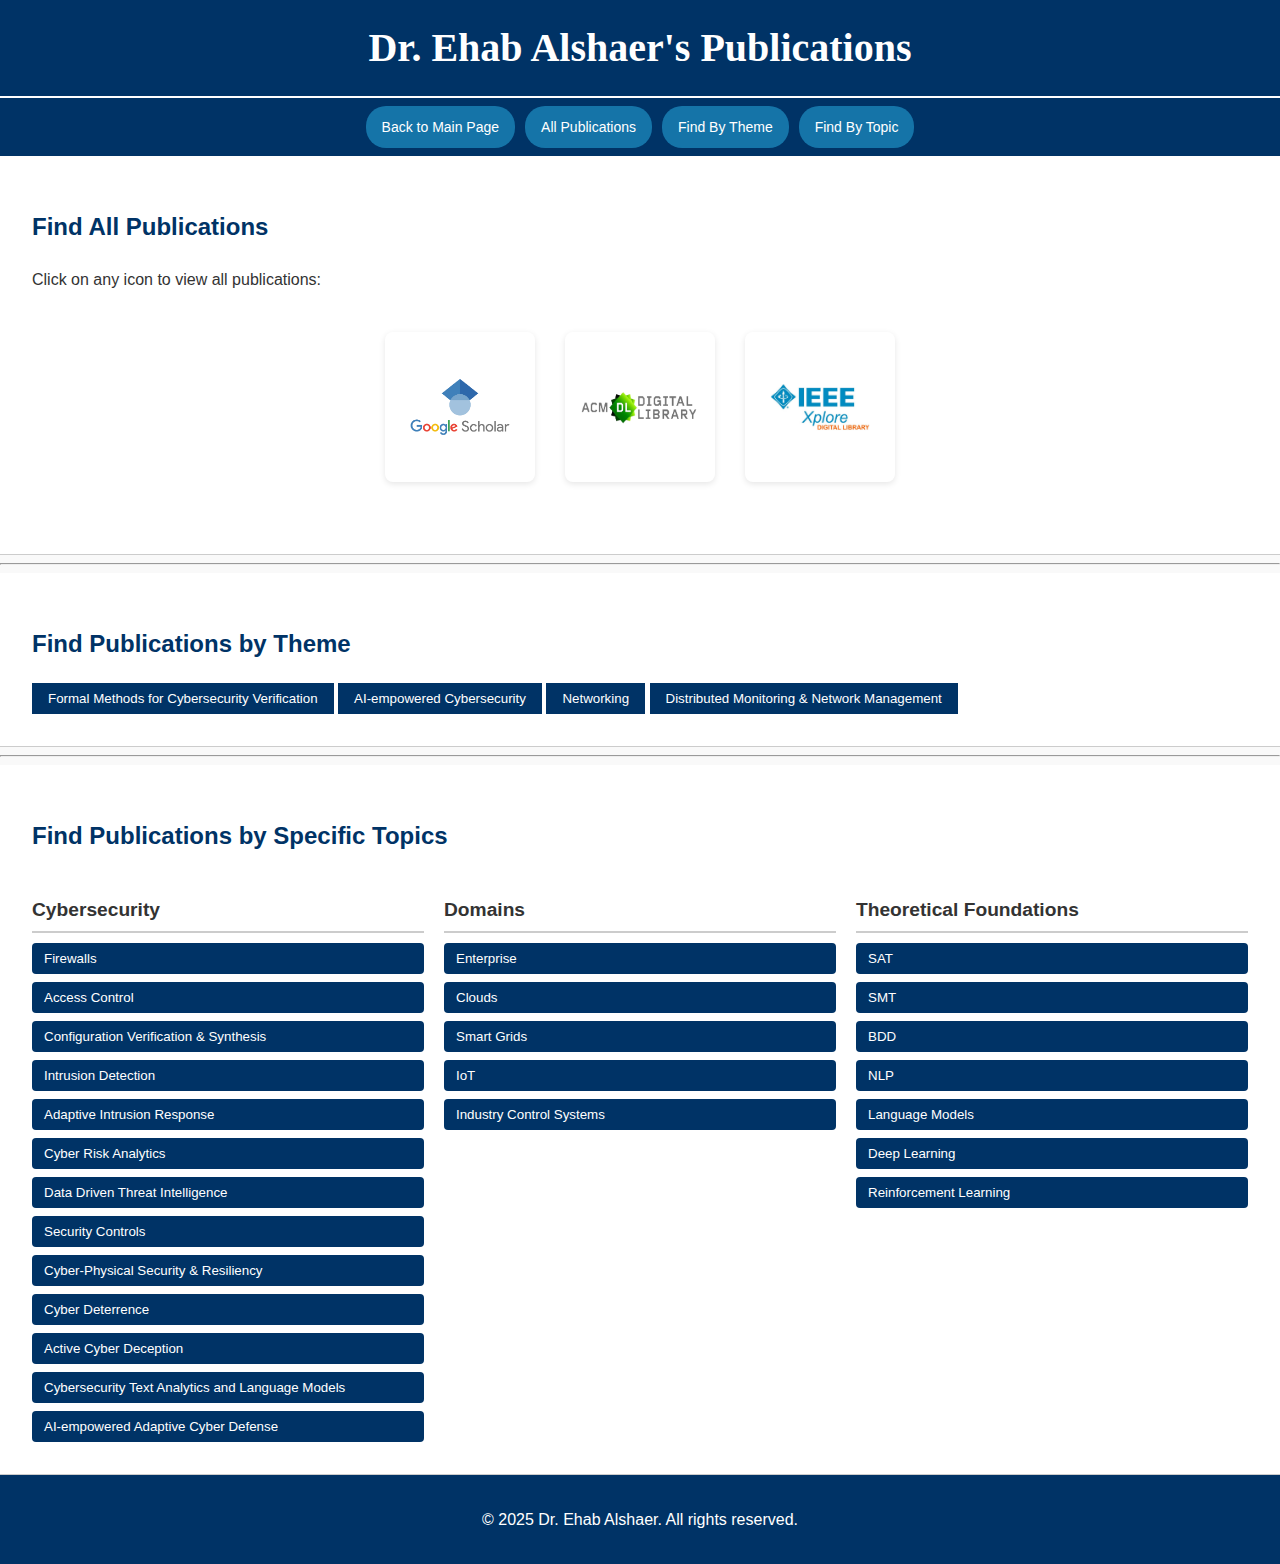
<file: publications.html>
<!DOCTYPE html>
<html lang="en">
<head>
  <meta charset="UTF-8">
  <title>Publications - Dr. Ehab Alshaer</title>
  <link rel="stylesheet" href="style.css">
  <style>
    .nav-buttons {
      display: flex;
      gap: 1rem;
      margin: 1rem 0;
    }

    .nav-buttons button {
      padding: 8px 16px;
      background-color: #003366;
      color: white;
      border: none;
      border-radius: 4px;
      cursor: pointer;
    }

    .nav-buttons button:hover {
      background-color: #0059b3;
    }
  </style>
<script>
  function searchGoogleScholarByKeyword(keywords) {
    const author = 'author:"Ehab Al-Shaer"';

    // If it's a string, wrap it in an array
    const keywordsArray = Array.isArray(keywords) ? keywords : [keywords];

    // Join keywords with OR
    const keywordsQuery = keywordsArray.join(' OR ');

    // Build query string with backticks for template literals
    const fullQuery = `${author} Abstract:(${keywordsQuery})`;

    // Encode and build search URL
    const encodedQuery = encodeURIComponent(fullQuery);
    const searchUrl = `https://scholar.google.com/scholar?q=${encodedQuery}`;

    // Open in new tab
    window.open(searchUrl, "_blank");
  }
</script>



</head>
<body>

  <!-- Site Title -->
  <div class="site-title">Dr. Ehab Alshaer's Publications</div>
  <div class="separator-line"></div>

  <!-- Navigation Bar -->
  <nav class="custom-navbar">
    <a href="index.html">Back to Main Page</a>
    <a href="#all-publications">All Publications</a>
    <a href="#by-theme">Find By Theme</a>
    <a href="#by-topic">Find By Topic</a>
  </nav>


<!-- Section 1: Direct Links -->
<section id="all-publications">
  <h2>Find All Publications</h2>
  <p>Click on any icon to view all publications:</p>
  
  <div class="publication-icons">
    <a href="https://scholar.google.com/citations?user=3ewd8VwAAAAJ" target="_blank">
      <img src="googleScholar.png" alt="Google Scholar">
    </a>
    <a href="https://dl.acm.org/profile/81339487878" target="_blank">
      <img src="acmDL.png" alt="ACM">
    </a>
    <a href="https://ieeexplore.ieee.org/author/38529167200" target="_blank">
      <img src="ieee.png" alt="IEEE">
    </a>
  </div>
</section>


  <hr>

  <!-- Section 2: By Themes -->
  <section id="by-theme">
    <h2>Find Publications by Theme</h2>

    <button onclick="searchGoogleScholarByKeyword(['firewalls', 'security configuration', 'smart grids', 'IOT', 'industry control systems', 'SAT', 'SMT', 'BDDs'])">
      Formal Methods for Cybersecurity Verification
    </button>

    <button onclick="searchGoogleScholarByKeyword(['firewalls', 'cyber defense agents', 'intrusion detection', 'security control', 'cybersecurity-specific language models', 'moving target defense', 'cyber deception', 'NLP', 'deep learning', 'reinforcement learning'])">
      AI-empowered Cybersecurity
    </button>

    <button onclick="searchGoogleScholarByKeyword(['Overlay networks', 'Multicasting', 'monitoring', 'fault management', 'network verification', 'multimedia networking', 'multimedia protocols'])">
      Networking
    </button>

    <button onclick="searchGoogleScholarByKeyword(['monitoring', 'network management', 'fault management', 'security management', 'Overlay networks'])">
      Distributed Monitoring & Network Management
    </button>
  </section>

  <hr>

<section id="by-topic">
  <h2>Find Publications by Specific Topics</h2>

  <div class="topics-container">

    <!-- Cybersecurity -->
    <div class="topic-category">
      <h3>Cybersecurity</h3>
      <div class="topics-list">
        <button onclick="searchGoogleScholarByKeyword('firewalls')">Firewalls</button>
        <button onclick="searchGoogleScholarByKeyword('Access Control')">Access Control</button>
        <button onclick="searchGoogleScholarByKeyword(['Configuration Verification','Synthesis'])">Configuration Verification & Synthesis</button>
        <button onclick="searchGoogleScholarByKeyword('Intrusion Detection')">Intrusion Detection</button>
        <button onclick="searchGoogleScholarByKeyword('Intrusion Response')">Adaptive Intrusion Response</button>
        <button onclick="searchGoogleScholarByKeyword('Cyber Risk')">Cyber Risk Analytics</button>
        <button onclick="searchGoogleScholarByKeyword('Threat Intelligence')">Data Driven Threat Intelligence</button>
        <button onclick="searchGoogleScholarByKeyword('Security Controls')">Security Controls</button>
        <button onclick="searchGoogleScholarByKeyword(['Cyber Physical Security', 'Resiliency', 'Smart Grids', 'IOT'])">Cyber-Physical Security & Resiliency</button>
        <button onclick="searchGoogleScholarByKeyword('Cyber Deterrence')">Cyber Deterrence</button>
        <button onclick="searchGoogleScholarByKeyword('Cyber Deception')">Active Cyber Deception</button>
        <button onclick="searchGoogleScholarByKeyword('Text Analytics Language Models')">Cybersecurity Text Analytics and Language Models</button>
        <button onclick="searchGoogleScholarByKeyword('Adaptive Cyber Defense')">AI-empowered Adaptive Cyber Defense</button>
      </div>
    </div>

    <!-- Domains -->
    <div class="topic-category">
      <h3>Domains</h3>
      <div class="topics-list">
        <button onclick="searchGoogleScholarByKeyword('Enterprise cybersecurity')">Enterprise</button>
        <button onclick="searchGoogleScholarByKeyword('Cloud security')">Clouds</button>
        <button onclick="searchGoogleScholarByKeyword('Smart Grids')">Smart Grids</button>
        <button onclick="searchGoogleScholarByKeyword('IOT')">IoT</button>
        <button onclick="searchGoogleScholarByKeyword('Industry Control Systems')">Industry Control Systems</button>
      </div>
    </div>

    <!-- Theoretical Foundations -->
    <div class="topic-category">
      <h3>Theoretical Foundations</h3>
      <div class="topics-list">
        <button onclick="searchGoogleScholarByKeyword('SAT')">SAT</button>
        <button onclick="searchGoogleScholarByKeyword('SMT')">SMT</button>
        <button onclick="searchGoogleScholarByKeyword('BDD')">BDD</button>
        <button onclick="searchGoogleScholarByKeyword('NLP')">NLP</button>
        <button onclick="searchGoogleScholarByKeyword('Language Models')">Language Models</button>
        <button onclick="searchGoogleScholarByKeyword('Deep Learning')">Deep Learning</button>
        <button onclick="searchGoogleScholarByKeyword('Reinforcement Learning')">Reinforcement Learning</button>
      </div>
    </div>

  </div>
</section>


  <footer>
    <p>&copy; 2025 Dr. Ehab Alshaer. All rights reserved.</p>
  </footer>

</body>
</html>
</file>
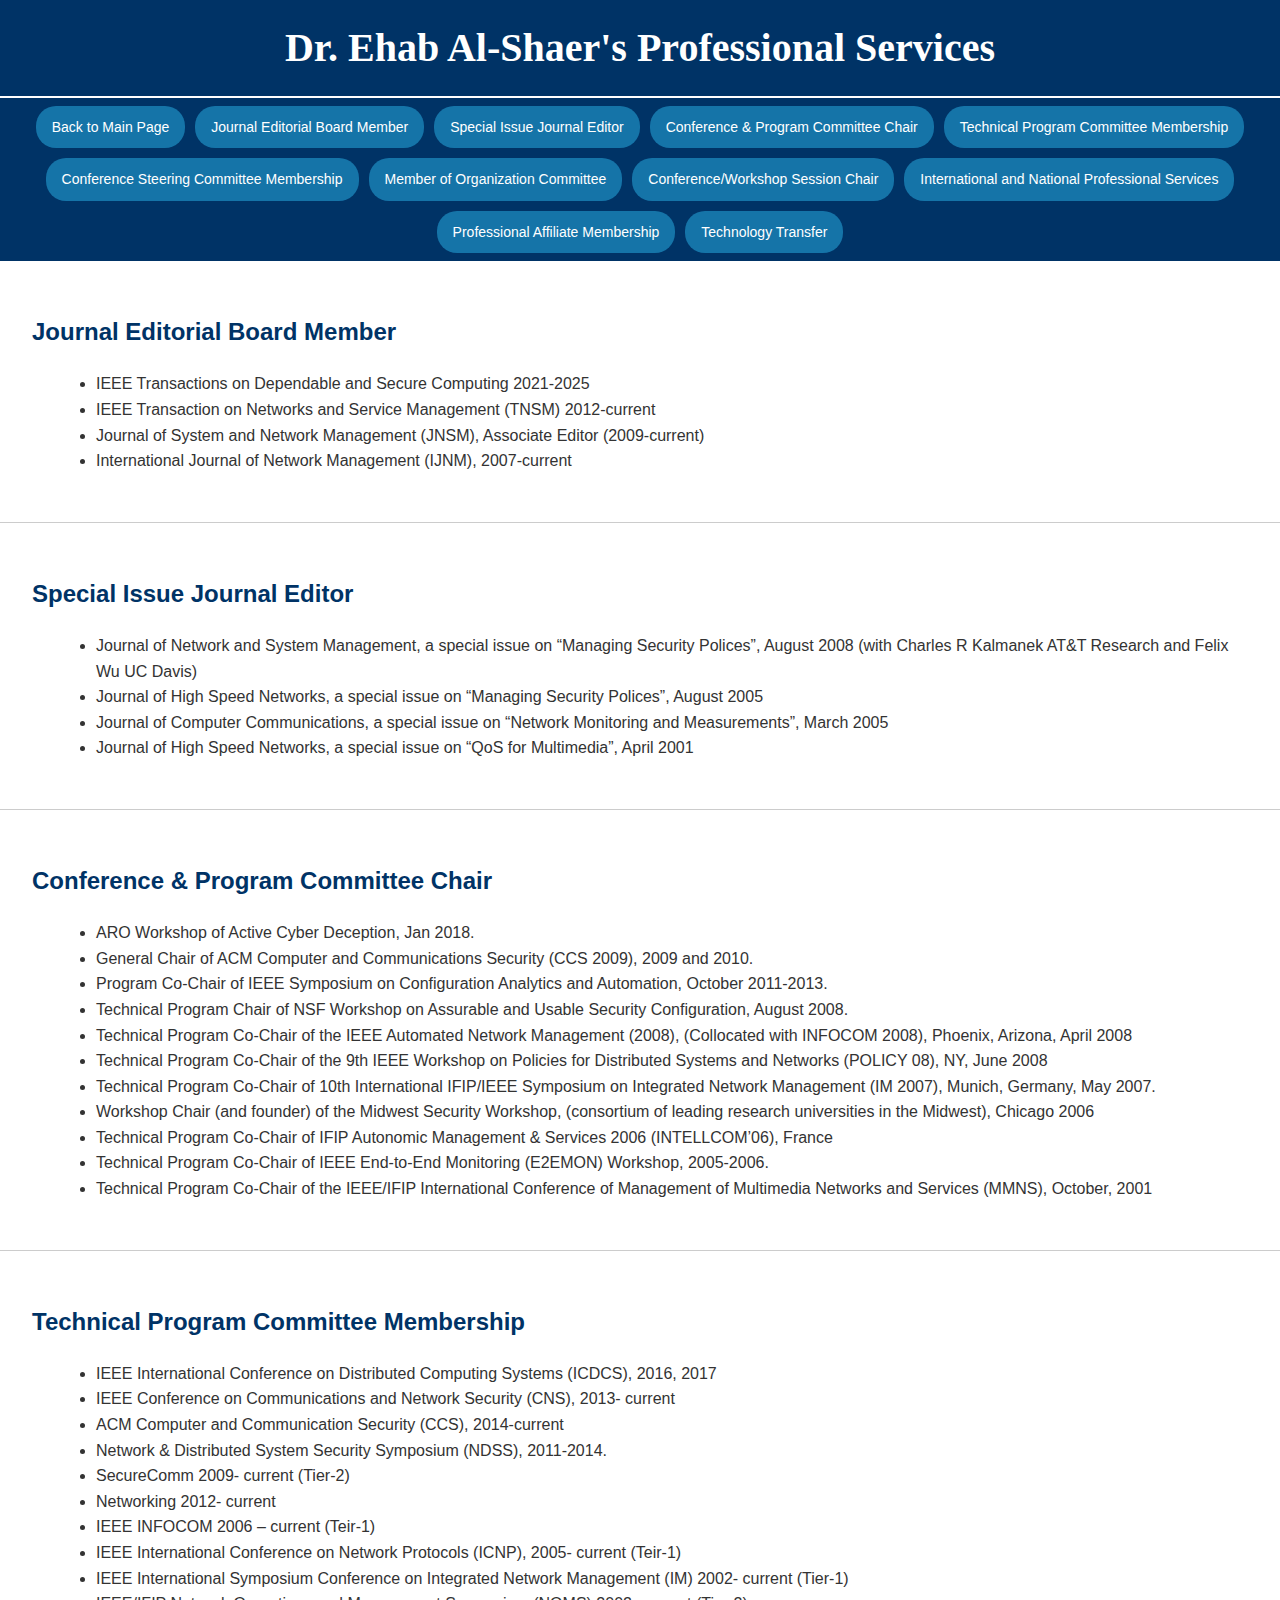
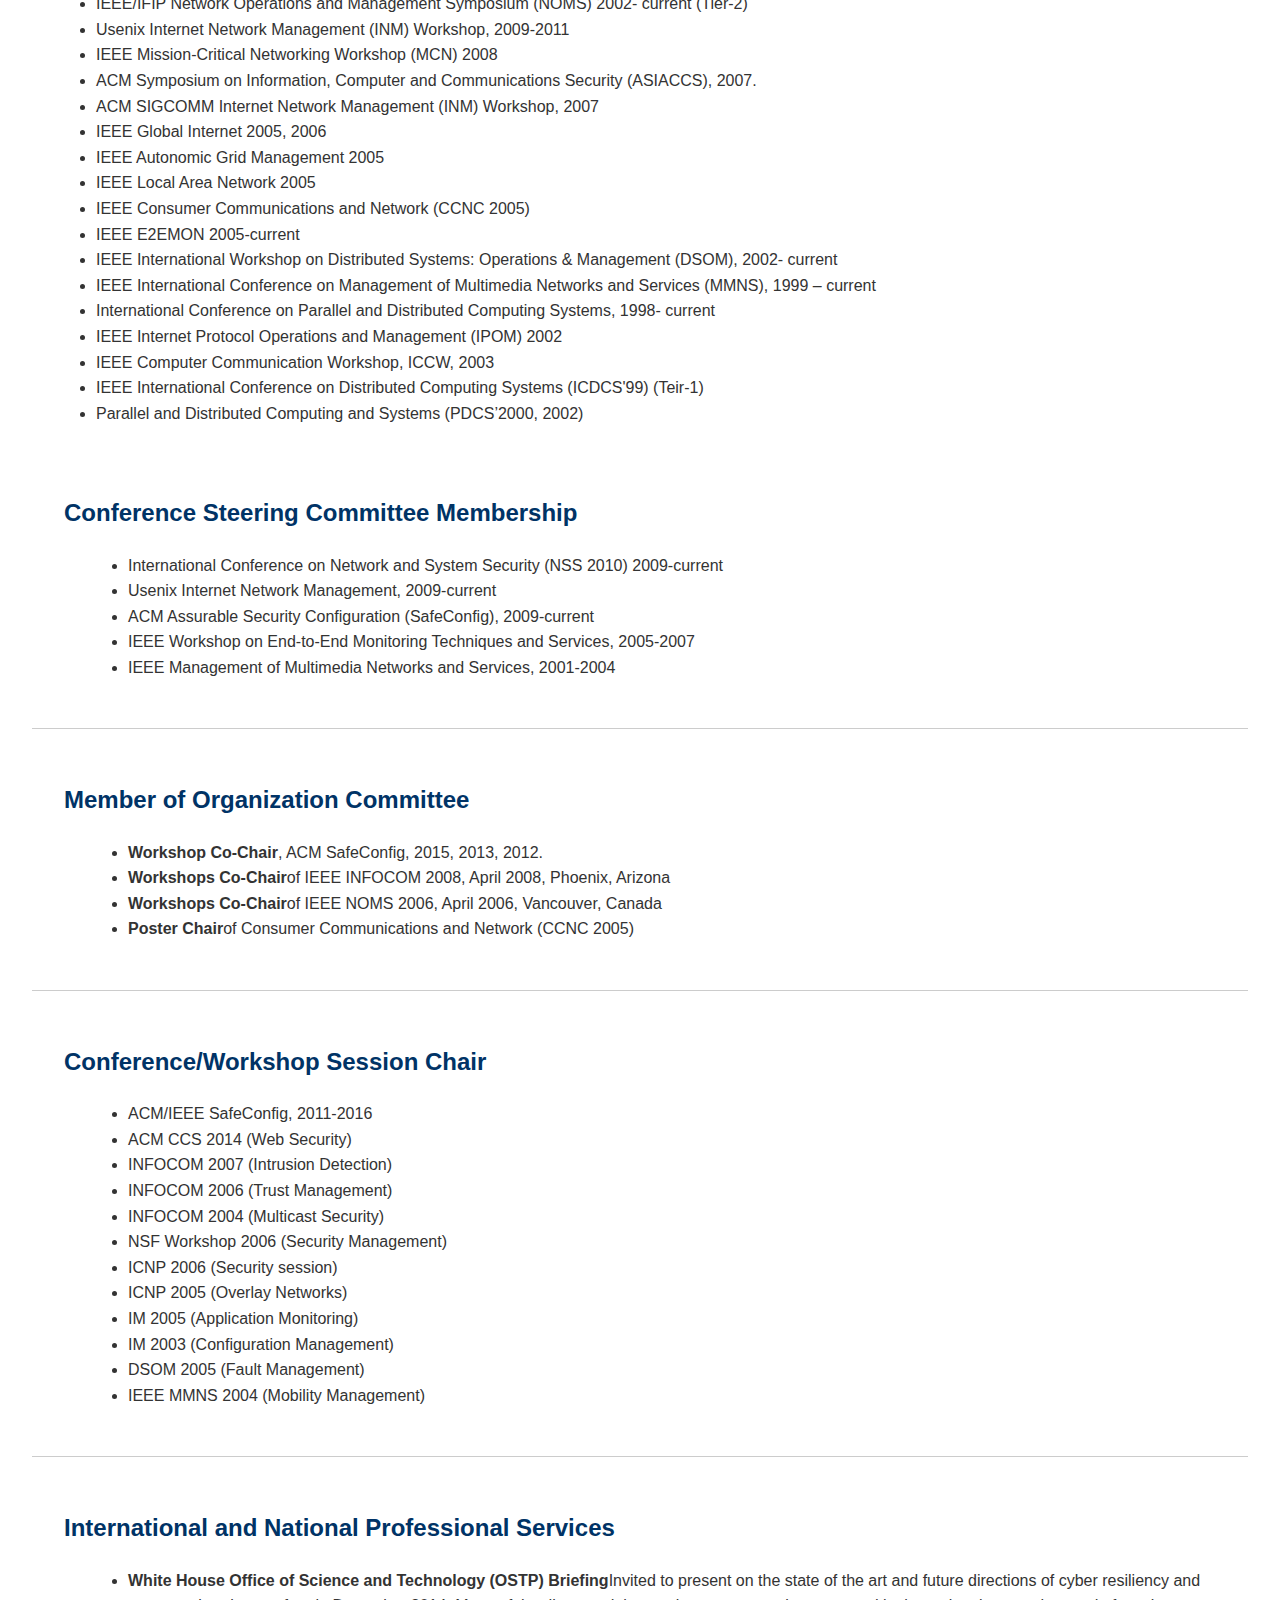
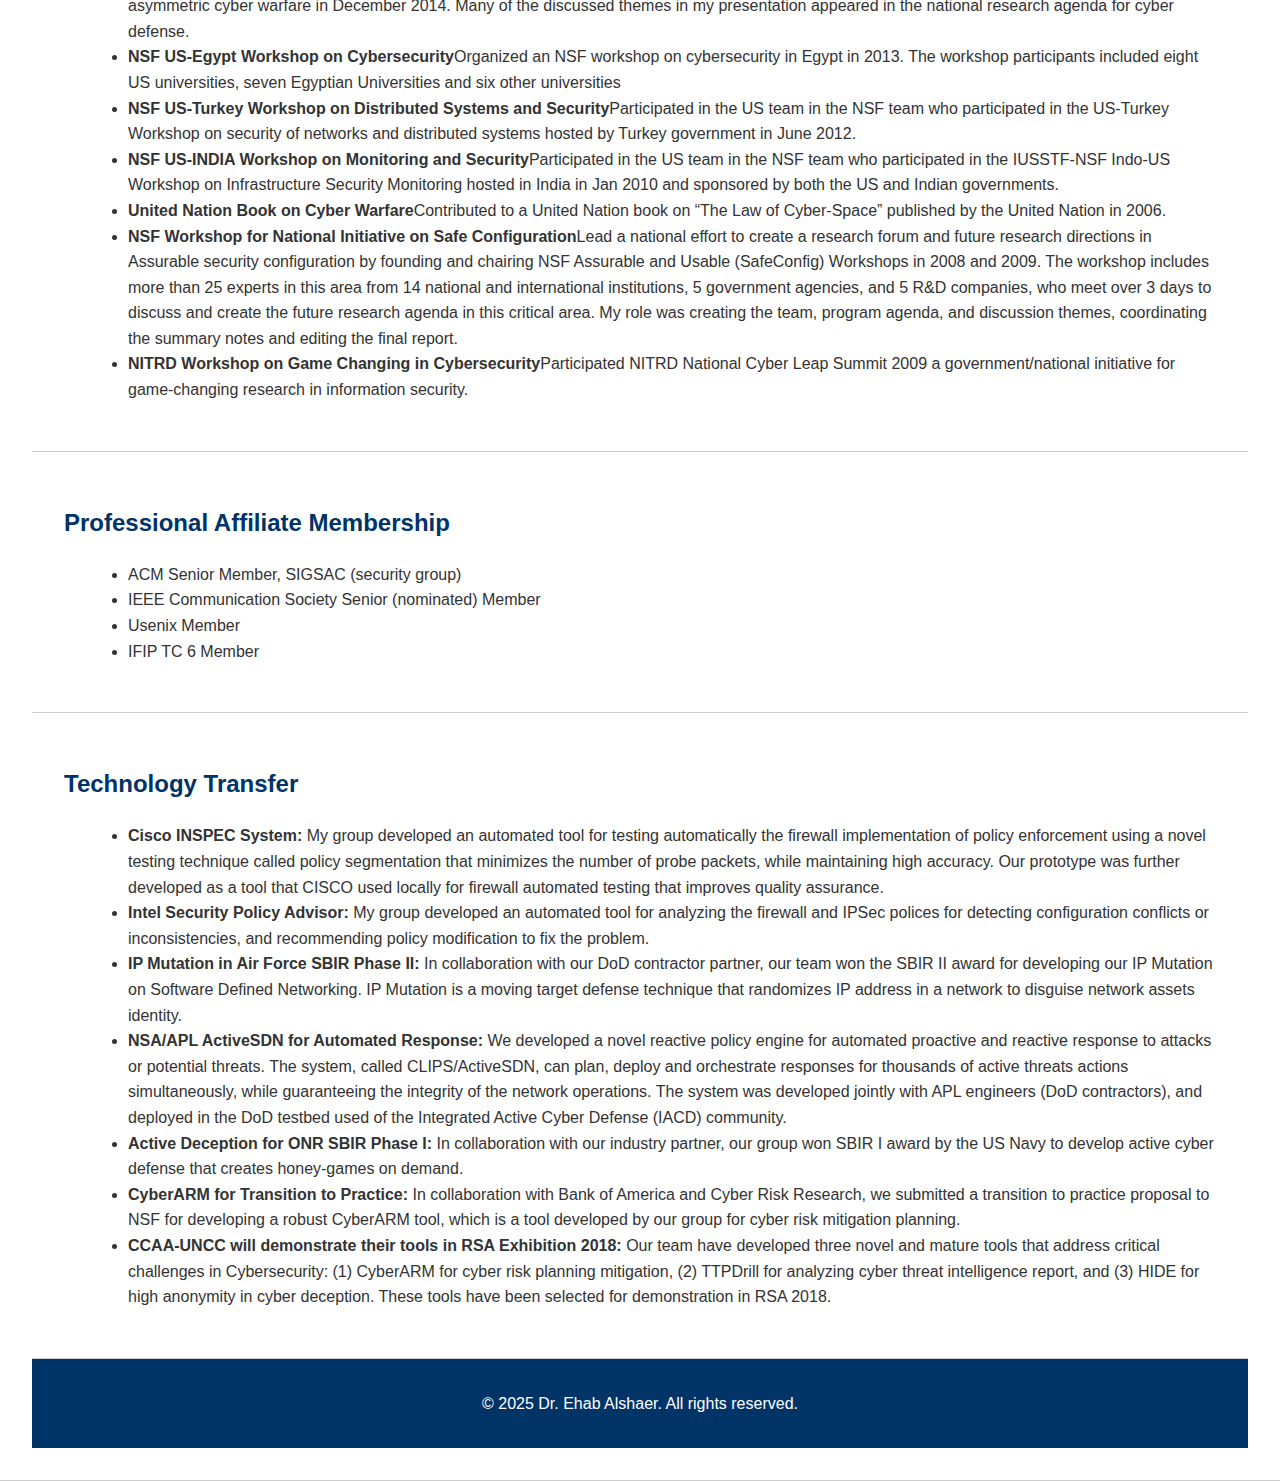
<file: services.html>
<!DOCTYPE html>
<html lang="en">
<head>
  <meta charset="UTF-8">
  <meta name="viewport" content="width=device-width, initial-scale=1" />
  <title>Professional Services - Dr. Ehab Alshaer</title>
  <link rel="stylesheet" href="style.css">
</head>
<body>

  <!-- Site Title -->
  <div class="site-title">Dr. Ehab Al-Shaer's Professional Services</div>
  <div class="separator-line"></div>

  <!-- Projects Navigation Bar -->
  <nav class="custom-navbar">
    <a href="index.html">Back to Main Page</a>
    <a href="#journal">Journal Editorial Board Member</a>
    <a href="#special">Special Issue Journal Editor</a>
    <a href="#conference">Conference & Program Committee Chair</a>
    <a href="#technical">Technical Program Committee Membership</a>
    <a href="#conference-steering">Conference Steering Committee Membership</a>
    <a href="#member">Member of Organization Committee</a>
    <a href="#workshop">Conference/Workshop Session Chair</a>
    <a href="#international">International and National Professional Services</a>
    <a href="#affiliate">Professional Affiliate Membership</a>
    <a href="#tech-transfer">Technology Transfer</a>
  </nav>

  <!-- Projects Sections -->

  <section id="journal">
    <h2>Journal Editorial Board Member</h2>
    <div class="project">
      <ul>
        <li>IEEE Transactions on Dependable and Secure Computing 2021-2025</li>
        <li>IEEE Transaction on Networks and Service Management (TNSM) 2012-current</li>
        <li>Journal of System and Network Management (JNSM), Associate Editor (2009-current)</li>
        <li>International Journal of Network Management (IJNM), 2007-current  </li>
      </ul>
    </div>
    <!-- Add more projects -->
  </section>

  <section id="special">
    <h2>Special Issue Journal Editor</h2>
    <div class="project">
    <ul>
      <li>Journal of Network and System Management, a special issue on “Managing Security Polices”, August 2008 (with Charles R Kalmanek AT&T Research and Felix Wu UC Davis)</li>
      <li>Journal of High Speed Networks, a special issue on “Managing Security Polices”, August 2005</li>
      <li>Journal of Computer Communications, a special issue on “Network Monitoring and Measurements”, March 2005</li>
      <li>Journal of High Speed Networks, a special issue on “QoS for Multimedia”, April 2001</li>
    </ul>
    </div>
    <!-- Add more projects -->
  </section>

  <section id="conference">
    <h2>Conference & Program Committee Chair</h2>
    <div class="project">
      <ul>
        <li>ARO Workshop of Active Cyber Deception, Jan 2018.</li>
        <li>General Chair of ACM Computer and Communications Security (CCS 2009), 2009 and 2010.</li>
        <li>Program Co-Chair of IEEE Symposium on Configuration Analytics and Automation, October 2011-2013.</li>
        <li>Technical Program Chair of NSF Workshop on Assurable and Usable Security Configuration, August 2008.</li>
        <li>Technical Program Co-Chair of the IEEE Automated Network Management (2008), (Collocated with INFOCOM 2008), Phoenix, Arizona, April 2008</li>
        <li>Technical Program Co-Chair of the 9th IEEE Workshop on Policies for Distributed Systems and Networks (POLICY 08), NY, June 2008</li>
        <li>Technical Program Co-Chair of 10th International IFIP/IEEE Symposium on Integrated Network Management (IM 2007), Munich, Germany, May 2007.</li>
        <li>Workshop Chair (and founder) of the Midwest Security Workshop, (consortium of leading research universities in the Midwest), Chicago 2006</li>
        <li>Technical Program Co-Chair of IFIP Autonomic Management & Services 2006 (INTELLCOM’06), France</li>
        <li>Technical Program Co-Chair of IEEE End-to-End Monitoring (E2EMON) Workshop, 2005-2006.</li>
        <li>Technical Program Co-Chair of the IEEE/IFIP International Conference of Management of Multimedia Networks and Services (MMNS), October, 2001</li>
      </ul>
    </div>
    <!-- Add more projects -->
  </section>

 <section id="technical">
    <h2>Technical Program Committee Membership</h2>
    <div class="project">
    <ul>
      <li>IEEE International Conference on Distributed Computing Systems (ICDCS), 2016, 2017</li>
      <li>IEEE Conference on Communications and Network Security (CNS), 2013- current</li>
      <li>ACM Computer and Communication Security (CCS), 2014-current</li>
      <li>Network & Distributed System Security Symposium (NDSS), 2011-2014.</li>
      <li>SecureComm 2009- current (Tier-2)</li>
      <li>Networking 2012- current</li>
      <li>IEEE INFOCOM 2006 – current (Teir-1)</li>
      <li>IEEE International Conference on Network Protocols (ICNP), 2005- current (Teir-1)</li>
      <li>IEEE International Symposium Conference on Integrated Network Management (IM) 2002- current (Tier-1)</li>
      <li>IEEE/IFIP Network Operations and Management Symposium (NOMS) 2002- current (Tier-2)</li>
      <li>Usenix Internet Network Management (INM) Workshop, 2009-2011</li>
      <li>IEEE Mission-Critical Networking Workshop (MCN) 2008</li>
      <li>ACM Symposium on Information, Computer and Communications Security (ASIACCS), 2007.</li>
      <li>ACM SIGCOMM Internet Network Management (INM) Workshop, 2007</li>
      <li>IEEE Global Internet 2005, 2006</li>
      <li>IEEE Autonomic Grid Management 2005</li>
      <li>IEEE Local Area Network 2005</li>
      <li>IEEE Consumer Communications and Network (CCNC 2005)</li>
      <li>IEEE E2EMON 2005-current</li>
      <li>IEEE International Workshop on Distributed Systems: Operations & Management (DSOM), 2002- current</li>
      <li>IEEE International Conference on Management of Multimedia Networks and Services (MMNS), 1999 – current</li>
      <li>International Conference on Parallel and Distributed Computing Systems, 1998- current</li>
      <li>IEEE Internet Protocol Operations and Management (IPOM) 2002</li>
      <li>IEEE Computer Communication Workshop, ICCW, 2003</li>
      <li>IEEE International Conference on Distributed Computing Systems (ICDCS'99) (Teir-1)</li>
      <li>Parallel and Distributed Computing and Systems (PDCS’2000, 2002)</li>
    </ul>
    </div>

    <section id="conference-steering">
    <h2>Conference Steering Committee Membership</h2>
    <div class="project">
    <ul>
      <li>International Conference on Network and System Security (NSS 2010) 2009-current</li>
      <li>Usenix Internet Network Management, 2009-current</li>
      <li>ACM Assurable Security Configuration (SafeConfig), 2009-current</li>
      <li>IEEE Workshop on End-to-End Monitoring Techniques and Services, 2005-2007</li>
      <li>IEEE Management of Multimedia Networks and Services, 2001-2004</li>
    </ul>
    </div>
    </section>


    <section id="member">
    <h2>Member of Organization Committee</h2>
    <div class="project">
    <ul>
     <li><b>Workshop Co-Chair</b>, ACM SafeConfig, 2015, 2013, 2012.</li>
      <li><b>Workshops Co-Chair</b>of IEEE INFOCOM 2008, April 2008, Phoenix, Arizona</li>
      <li><b>Workshops Co-Chair</b>of IEEE NOMS 2006, April 2006, Vancouver, Canada</li>
      <li><b>Poster Chair</b>of Consumer Communications and Network (CCNC 2005)</li>
    </ul>
    </div>
    </section>

       <section id="workshop">
        <h2>Conference/Workshop Session Chair</h2>
        <div class="project">
        <ul>
          <li>ACM/IEEE SafeConfig, 2011-2016</li>
          <li>ACM CCS 2014 (Web Security)</li>
          <li>INFOCOM 2007 (Intrusion Detection)</li>
          <li>INFOCOM 2006 (Trust Management)</li>
          <li>INFOCOM 2004 (Multicast Security)</li>
          <li>NSF Workshop 2006 (Security Management)</li>
          <li>ICNP 2006 (Security session)</li>
          <li>ICNP 2005 (Overlay Networks)</li>
          <li>IM 2005 (Application Monitoring)</li>
          <li>IM 2003 (Configuration Management)</li>
          <li>DSOM 2005 (Fault Management)</li>
          <li>IEEE MMNS 2004 (Mobility Management)</li>
        </ul>
        </div>
    </section>

   <section id="international">
    <h2>International and National Professional Services</h2>
    <div class="project">
    <ul>
      <li><b>White House Office of Science and Technology (OSTP) Briefing</b>Invited to present on the state of the art and future directions of cyber resiliency and asymmetric cyber warfare in December 2014. Many of the discussed themes in my presentation appeared in the national research agenda for cyber defense.</li>
      <li><b>NSF US-Egypt Workshop on Cybersecurity</b>Organized an NSF workshop on cybersecurity in Egypt in 2013. The workshop participants included eight US universities, seven Egyptian Universities and six other universities</li>
      <li><b>NSF US-Turkey Workshop on Distributed Systems and Security</b>Participated in the US team in the NSF team who participated in the US-Turkey Workshop on security of networks and distributed systems hosted by Turkey government in June 2012.</li>
      <li><b>NSF US-INDIA Workshop on Monitoring and Security</b>Participated in the US team in the NSF team who participated in the IUSSTF-NSF Indo-US Workshop on Infrastructure Security Monitoring hosted in India in Jan 2010 and sponsored by both the US and Indian governments.</li>
      <li><b>United Nation Book on Cyber Warfare</b>Contributed to a United Nation book on “The Law of Cyber-Space” published by the United Nation in 2006.</li>
      <li><b>NSF Workshop for National Initiative on Safe Configuration</b>Lead a national effort to create a research forum and future research directions in Assurable security configuration by founding and chairing NSF Assurable and Usable (SafeConfig) Workshops in 2008 and 2009.  The workshop includes more than 25 experts in this area from 14 national and international institutions, 5 government agencies, and 5 R&D companies, who meet over 3 days to discuss and create the future research agenda in this critical area. My role was creating the team, program agenda, and discussion themes, coordinating the summary notes and editing the final report.</li>
      <li><b>NITRD Workshop on Game Changing in Cybersecurity</b>Participated NITRD National Cyber Leap Summit 2009 a government/national initiative for game-changing research in information security.</li>
    </ul>
    </div>
    </section>


    <section id="affiliate">
    <h2>Professional Affiliate Membership</h2>
    <div class="project">
    <ul>
      <li>ACM Senior Member, SIGSAC (security group)</li>  
      <li>IEEE Communication Society Senior (nominated) Member</li>
      <li>Usenix Member</li>
      <li>IFIP TC 6 Member</li>
    </ul>
    </div>
    </section>

  <section id="tech-transfer">
    <h2>Technology Transfer</h2>
    <div class="project">
    <ul>
      <li><b>Cisco INSPEC System:</b> My group developed an automated tool for testing automatically the firewall implementation of policy enforcement using a novel testing technique called policy segmentation that minimizes the number of probe packets, while maintaining high accuracy. Our prototype was further developed as a tool that CISCO used locally for firewall automated testing that improves quality assurance.</li>
      <li><b>Intel Security Policy Advisor:</b> My group developed an automated tool for analyzing the firewall and IPSec polices for detecting configuration conflicts or inconsistencies, and recommending policy modification to fix the problem.</li>
      <li><b>IP Mutation in Air Force SBIR Phase II:</b> In collaboration with our DoD contractor partner, our team won the SBIR II award for developing our IP Mutation on Software Defined Networking. IP Mutation is a moving target defense technique that randomizes IP address in a network to disguise network assets identity.</li>
      <li><b>NSA/APL ActiveSDN for Automated Response:</b> We developed a novel reactive policy engine for automated proactive and reactive response to attacks or potential threats. The system, called CLIPS/ActiveSDN, can plan, deploy and orchestrate responses for thousands of active threats actions simultaneously, while guaranteeing the integrity of the network operations. The system was developed jointly with APL engineers (DoD contractors), and deployed in the DoD testbed used of the Integrated Active Cyber Defense (IACD) community.</li>
      <li><b>Active Deception for ONR SBIR Phase I:</b> In collaboration with our industry partner, our group won SBIR I award by the US Navy to develop active cyber defense that creates honey-games on demand.</li>
      <li><b>CyberARM for Transition to Practice:</b> In collaboration with Bank of America and Cyber Risk Research, we submitted a transition to practice proposal to NSF for developing a robust CyberARM tool, which is a tool developed by our group for cyber risk mitigation planning.  </li>
      <li><b>CCAA-UNCC will demonstrate their tools in RSA Exhibition 2018:</b> Our team have developed three novel and mature tools that address critical challenges in Cybersecurity: (1) CyberARM for cyber risk planning mitigation, (2) TTPDrill for analyzing cyber threat intelligence report, and (3) HIDE for high anonymity in cyber deception. These tools have been selected for demonstration in RSA 2018.</li>
    </ul>
    </div>
  </section>

  <footer>
    <p>&copy; 2025 Dr. Ehab Alshaer. All rights reserved.</p>
  </footer>

</body>
</html>
</file>
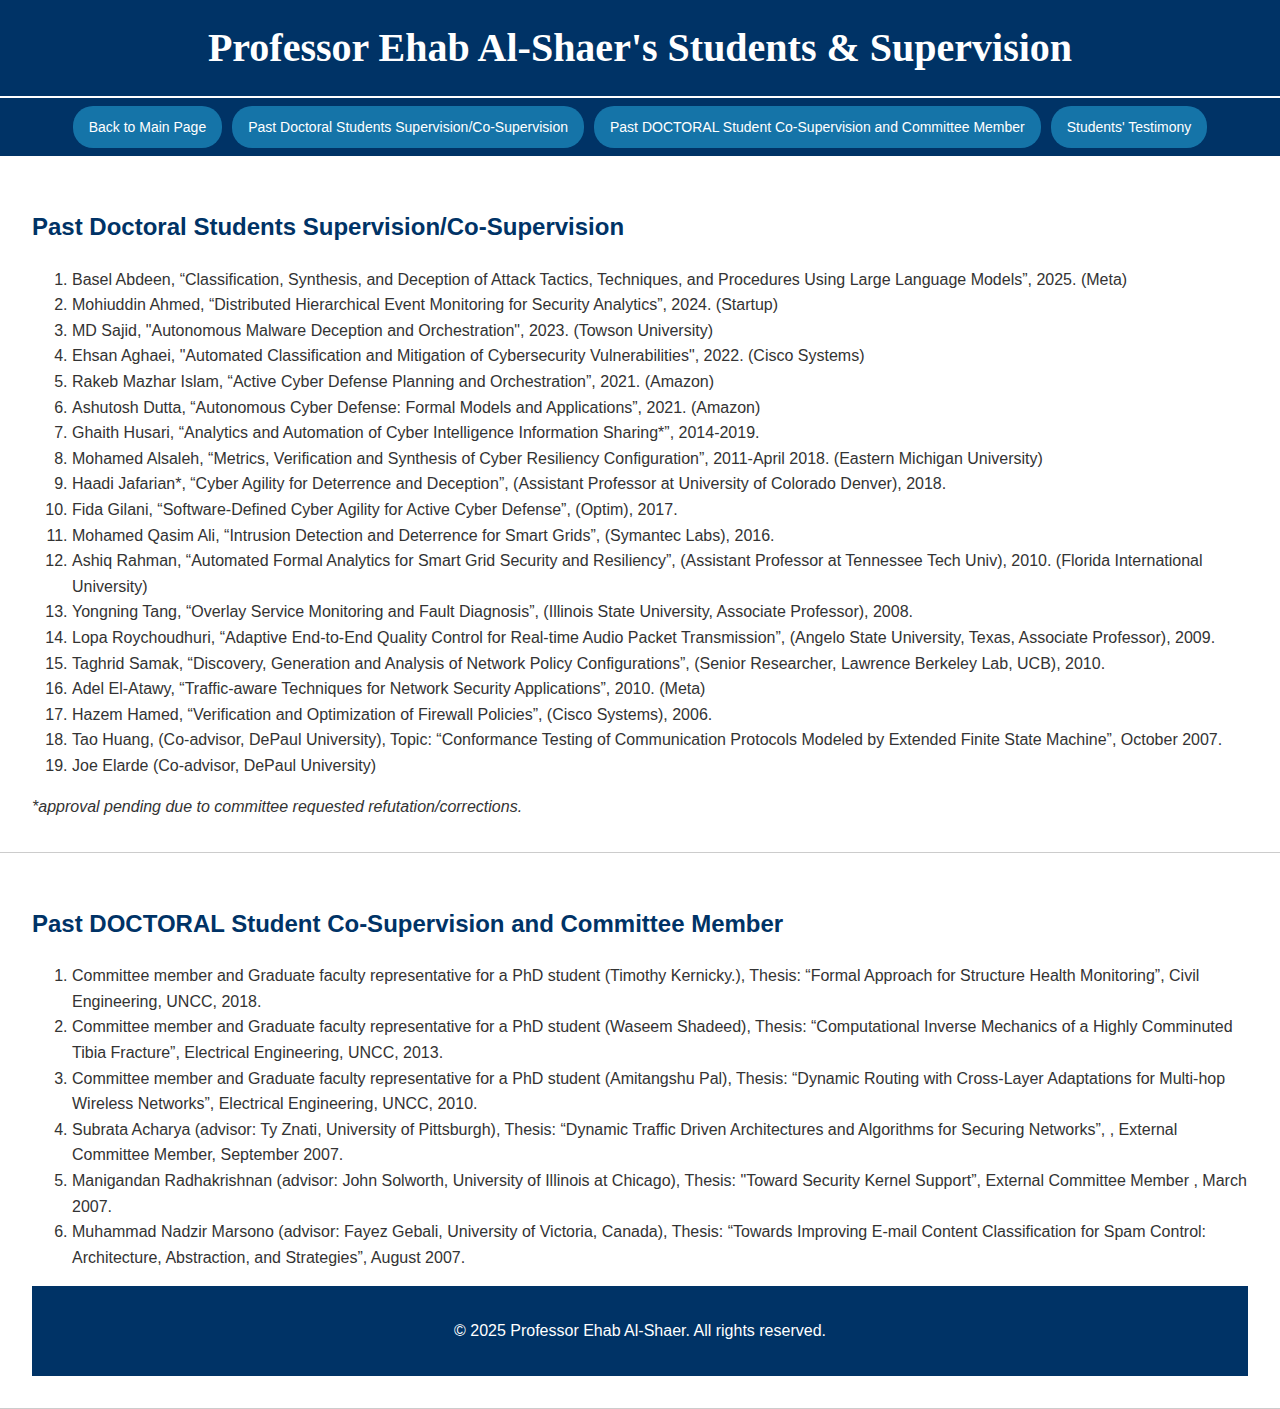
<file: students.html>
<!DOCTYPE html>
<html lang="en">
<head>
  <meta charset="UTF-8">
  <meta name="viewport" content="width=device-width, initial-scale=1.0">
  <title>Students & Supervision - Professor Ehab Al-Shaer</title>
  <link rel="stylesheet" href="style.css">
</head>
<body>

  <!-- Site Title -->
  <div class="site-title">Professor Ehab Al-Shaer's Students & Supervision</div>
  <div class="separator-line"></div>

  <!-- Projects Navigation Bar -->
  <nav class="custom-navbar">
    <a href="index.html">Back to Main Page</a>
    <a href="#past">Past Doctoral Students Supervision/Co-Supervision</a>
    <a href="#committee">Past DOCTORAL Student Co-Supervision and Committee Member</a>
    <a href="students_testimony.html"> Students' Testimony</a>
  </nav>

  <!-- Projects Sections -->

  </section>

  <section id="past">
    <h2>Past Doctoral Students Supervision/Co-Supervision</h2>
    <div class="project">
    <ol>
      <li>Basel Abdeen, “Classification, Synthesis, and Deception of Attack Tactics, Techniques, and Procedures Using Large Language Models”, 2025. (Meta)</li>
      <li>Mohiuddin Ahmed, “Distributed Hierarchical Event Monitoring for Security Analytics”, 2024. (Startup)</li>
      <li>MD Sajid, "Autonomous Malware Deception and Orchestration", 2023. (Towson University)</li>
      <li>Ehsan Aghaei, "Automated Classification and Mitigation of Cybersecurity Vulnerabilities", 2022. (Cisco Systems)</li>
      <li>Rakeb Mazhar Islam, “Active Cyber Defense Planning and Orchestration”, 2021. (Amazon)</li>
      <li>Ashutosh Dutta, “Autonomous Cyber Defense: Formal Models and Applications”, 2021. (Amazon)</li>
      <li>Ghaith Husari, “Analytics and Automation of Cyber Intelligence Information Sharing*”, 2014-2019.</li>
      <li>Mohamed Alsaleh, “Metrics, Verification and Synthesis of Cyber Resiliency Configuration”, 2011-April 2018. (Eastern Michigan University)</li>
      <li>Haadi Jafarian*, “Cyber Agility for Deterrence and Deception”, (Assistant Professor at University of Colorado Denver), 2018.</li>
      <li>Fida Gilani, “Software-Defined Cyber Agility for Active Cyber Defense”, (Optim), 2017.</li>
      <li>Mohamed Qasim Ali, “Intrusion Detection and Deterrence for Smart Grids”, (Symantec Labs), 2016.</li>
      <li>Ashiq Rahman, “Automated Formal Analytics for Smart Grid Security and Resiliency”, (Assistant Professor at Tennessee Tech Univ), 2010. (Florida International University)</li>
      <li>Yongning Tang, “Overlay Service Monitoring and Fault Diagnosis”, (Illinois State University, Associate Professor), 2008.</li>
      <li>Lopa Roychoudhuri, “Adaptive End-to-End Quality Control for Real-time Audio Packet Transmission”, (Angelo State University, Texas, Associate Professor), 2009.</li>
      <li>Taghrid Samak, “Discovery, Generation and Analysis of Network Policy Configurations”, (Senior Researcher, Lawrence Berkeley Lab, UCB), 2010.</li>
      <li>Adel El-Atawy, “Traffic-aware Techniques for Network Security Applications”, 2010. (Meta)</li>
      <li>Hazem Hamed, “Verification and Optimization of Firewall Policies”, (Cisco Systems), 2006.</li>
      <li>Tao Huang, (Co-advisor, DePaul University), Topic: “Conformance Testing of Communication Protocols Modeled by Extended Finite State Machine”, October 2007.</li>
      <li>Joe Elarde (Co-advisor, DePaul University)</li>
    </ol>
      <i>*approval pending due to committee requested refutation/corrections.</i>
    </div>
    <!-- Add more projects -->
  </section>

  <section id="committee">
    <h2>Past DOCTORAL Student Co-Supervision and Committee Member</h2>
    <div class="project">
      <ol>
        <li>Committee member and Graduate faculty representative for a PhD student (Timothy Kernicky.), Thesis: “Formal Approach for Structure Health Monitoring”, Civil Engineering, UNCC, 2018.</li>
        <li>Committee member and Graduate faculty representative for a PhD student (Waseem Shadeed), Thesis: “Computational Inverse Mechanics of a Highly Comminuted Tibia Fracture”, Electrical Engineering, UNCC, 2013.</li>
        <li>Committee member and Graduate faculty representative for a PhD student (Amitangshu Pal), Thesis: “Dynamic Routing with Cross-Layer Adaptations for Multi-hop Wireless Networks”, Electrical Engineering, UNCC, 2010.</li>
        <li>Subrata Acharya (advisor: Ty Znati, University of  Pittsburgh), Thesis: “Dynamic Traffic Driven Architectures and Algorithms for Securing Networks”, , External Committee Member, September 2007.</li>
        <li>Manigandan Radhakrishnan (advisor: John Solworth, University of Illinois at Chicago), Thesis: "Toward Security Kernel Support”, External Committee Member , March 2007.</li>
        <li>Muhammad Nadzir Marsono (advisor: Fayez Gebali, University of Victoria, Canada), Thesis: “Towards Improving E-mail Content Classification for Spam Control: Architecture, Abstraction, and Strategies”,  August 2007.</li>
      </ol>
    </div>
  
  <footer>
    <p>&copy; 2025 Professor Ehab Al-Shaer. All rights reserved.</p>
  </footer>

</body>
</html>
</file>
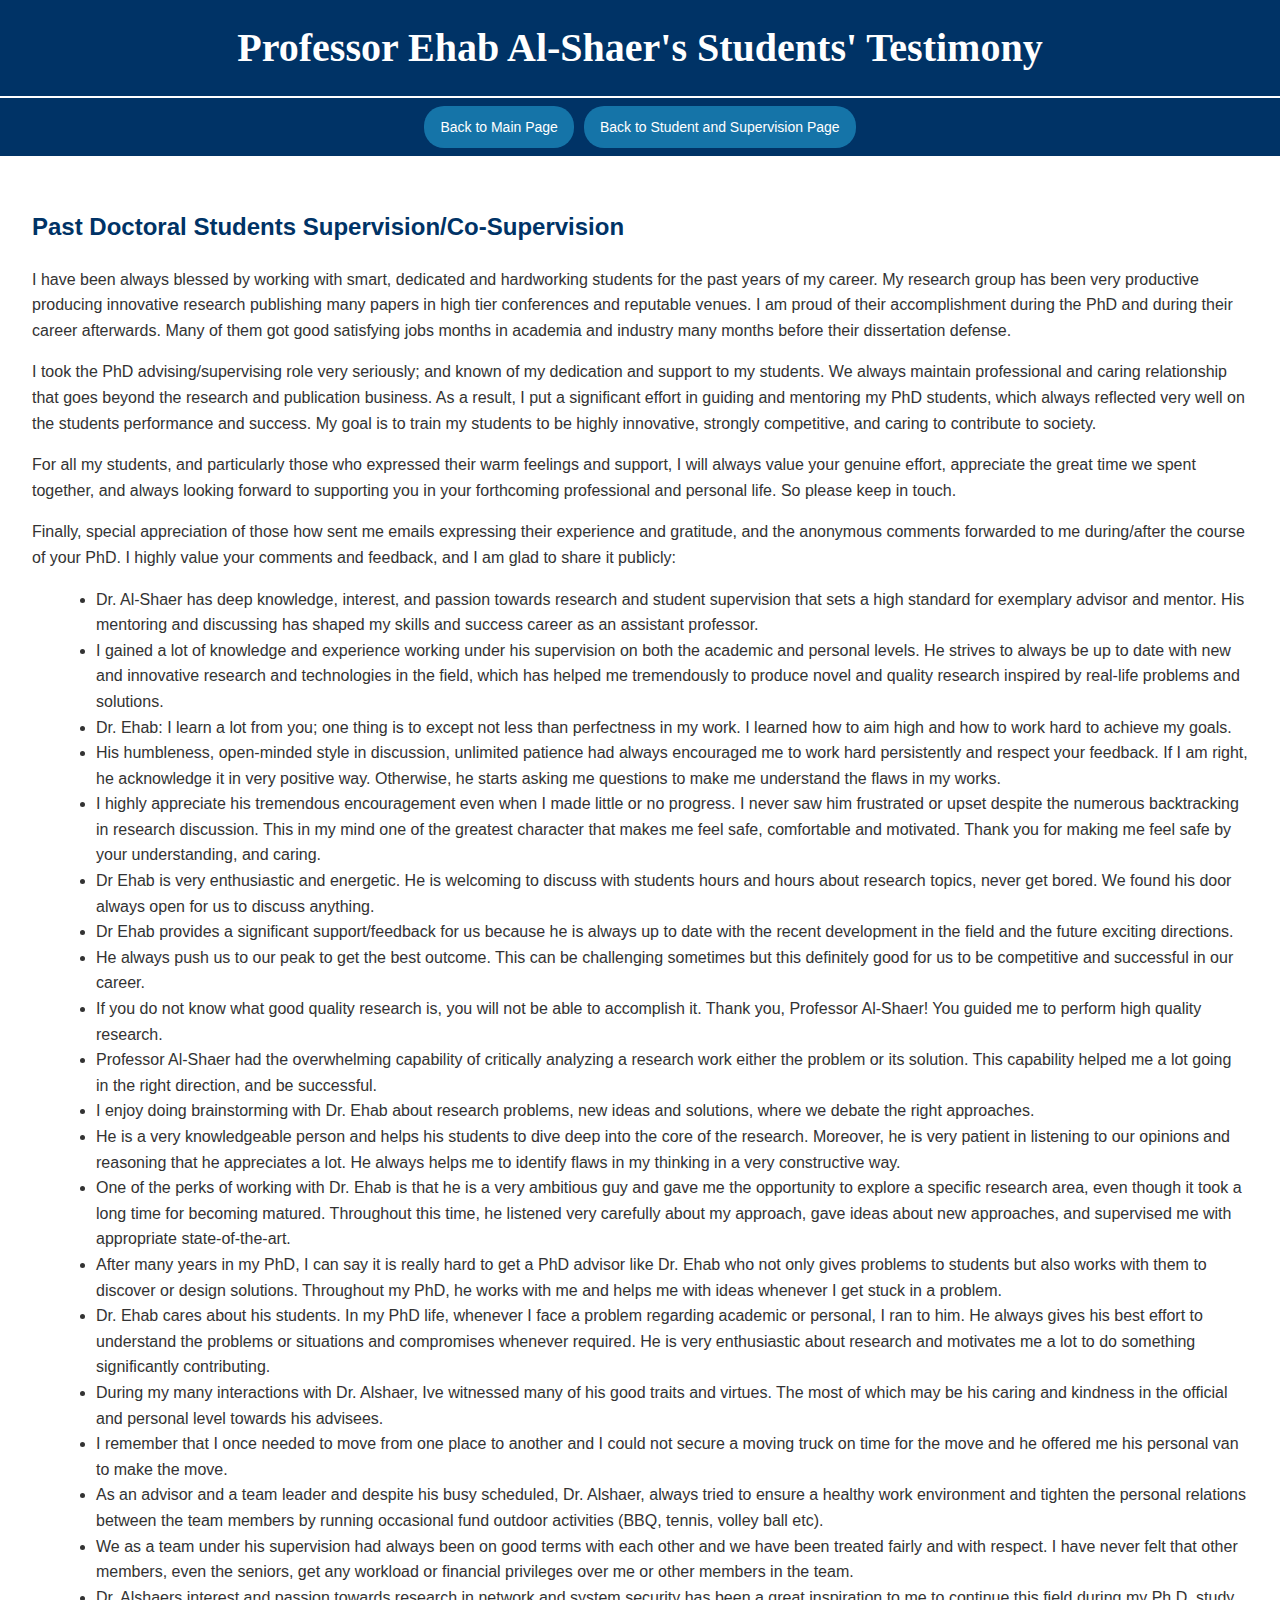
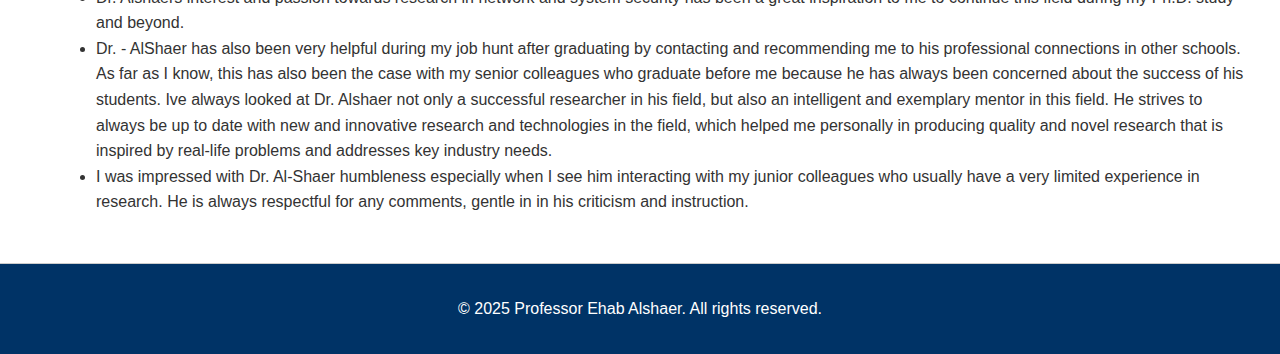
<file: students_testimony.html>
<!DOCTYPE html>
<html lang="en">
<head>
  <meta charset="UTF-8">
  <meta name="viewport" content="width=device-width, initial-scale=1.0">
  <title>Students Testimony - Professor Ehab Alshaer</title>
  <link rel="stylesheet" href="style.css">
</head>
<body>

  <!-- Site Title -->
  <div class="site-title">Professor Ehab Al-Shaer's Students' Testimony</div>
  <div class="separator-line"></div>

  <!-- Projects Navigation Bar -->
  <nav class="custom-navbar">
    <a href="index.html">Back to Main Page</a>
    <a href="#students.html">Back to Student and Supervision Page</a>
  </nav>

  <!-- Projects Sections -->

  </section>

  <section id="testimony">
    <h2>Past Doctoral Students Supervision/Co-Supervision</h2>
    <div class="project">
    <p>I have been always blessed by working with smart, dedicated and hardworking students for the past years of my career. My research group has been very productive producing innovative research publishing many papers in high tier conferences and reputable venues. I am proud of their accomplishment during the PhD and during their career afterwards. Many of them got good satisfying jobs months in academia and industry many months before their dissertation defense.</p>
    <p>I took the PhD advising/supervising role very seriously; and known of my dedication and support to my students. We always maintain professional and caring relationship that goes beyond the research and publication business. As a result, I put a significant effort in guiding and mentoring my PhD students, which always reflected very well on the students performance and success. My goal is to train my students to be highly innovative, strongly competitive, and caring to contribute to society.</p>
    <p>For all my students, and particularly those who expressed their warm feelings and support, I will always value your genuine effort, appreciate the great time we spent together, and always looking forward to supporting you in your forthcoming professional and personal life. So please keep in touch.</p>
    <p>Finally, special appreciation of those how sent me emails expressing their experience and gratitude, and the anonymous comments forwarded to me during/after the course of your PhD. I highly value your comments and feedback, and I am glad to share it publicly:</p>
    <ul>
      <li>Dr. Al-Shaer has deep knowledge, interest, and passion towards research and student supervision that sets a high standard for exemplary advisor and mentor. His mentoring and discussing has shaped my skills and success career as an assistant professor.</li>
      <li>I gained a lot of knowledge and experience working under his supervision on both the academic and personal levels. He strives to always be up to date with new and innovative research and technologies in the field, which has helped me tremendously to produce novel and quality research inspired by real-life problems and solutions.</li>
      <li>Dr. Ehab: I learn a lot from you; one thing is to except not less than perfectness in my work. I learned how to aim high and how to work hard to achieve my goals.</li>
      <li>His humbleness, open-minded style in discussion, unlimited patience had always encouraged me to work hard persistently and respect your feedback. If I am right, he acknowledge it in very positive way. Otherwise, he starts asking me questions to make me understand the flaws in my works.</li>
      <li>I highly appreciate his tremendous encouragement even when I made little or no progress. I never saw him frustrated or upset despite the numerous backtracking in research discussion. This in my mind one of the greatest character that makes me feel safe, comfortable and motivated. Thank you for making me feel safe by your understanding, and caring.</li>
      <li>Dr Ehab is very enthusiastic and energetic. He is welcoming to discuss with students hours and hours about research topics, never get bored. We found his door always open for us to discuss anything.</li>
      <li>Dr Ehab provides a significant support/feedback for us because he is always up to date with the recent development in the field and the future exciting directions.</li>
      <li>He always push us to our peak to get the best outcome. This can be challenging sometimes but this definitely good for us to be competitive and successful in our career.</li>
      <li>If you do not know what good quality research is, you will not be able to accomplish it. Thank you, Professor Al-Shaer! You guided me to perform high quality research.</li>
      <li>Professor Al-Shaer had the overwhelming capability of critically analyzing a research work either the problem or its solution.  This capability helped me a lot going in the right direction, and be successful.</li>
      <li>I enjoy doing brainstorming with Dr. Ehab about research problems, new ideas and solutions, where we debate the right approaches.</li>
      <li>He is a very knowledgeable person and helps his students to dive deep into the core of the research. Moreover, he is very patient in listening to our opinions and reasoning that he appreciates a lot. He always helps me to identify flaws in my thinking in a very constructive way.</li>
      <li>One of the perks of working with Dr. Ehab is that he is a very ambitious guy and gave me the opportunity to explore a specific research area, even though it took a long time for becoming matured. Throughout this time, he listened very carefully about my approach, gave ideas about new approaches, and supervised me with appropriate state-of-the-art.</li>
      <li>After many years in my PhD, I can say it is really hard to get a PhD advisor like Dr. Ehab who not only gives problems to students but also works with them to discover or design solutions. Throughout my PhD, he works with me and helps me with ideas whenever I get stuck in a problem.</li>
      <li>Dr. Ehab cares about his students. In my PhD life, whenever I face a problem regarding academic or personal, I ran to him. He always gives his best effort to understand the problems or situations and compromises whenever required. He is very enthusiastic about research and motivates me a lot to do something significantly contributing.</li>
      <li>During my many interactions with Dr. Alshaer, Ive witnessed many of his good traits and virtues. The most of which may be his caring and kindness in the official and personal level towards his advisees.</li>
      <li>I remember that I once needed to move from one place to another and I could not secure a moving truck on time for the move and he offered me his personal van to make the move.</li>
      <li>As an advisor and a team leader and despite his busy scheduled, Dr. Alshaer, always tried to ensure a healthy work environment and tighten the personal relations between the team members by running occasional fund outdoor activities (BBQ, tennis, volley ball etc).</li>
      <li>We as a team under his supervision had always been on good terms with each other and we have been treated fairly and with respect. I have never felt that other members, even the seniors, get any workload or financial privileges over me or other members in the team.</li>
      <li>Dr. Alshaers interest and passion towards research in network and system security has been a great inspiration to me to continue this field during my Ph.D. study and beyond.</li>
      <li> Dr. - AlShaer has also been very helpful during my job hunt after graduating by contacting and recommending me to his professional connections in other schools. As far as I know, this has also been the case with my senior colleagues who graduate before me because he has always been concerned about the success of his students. Ive always looked at Dr. Alshaer not only a successful researcher in his field, but also an intelligent and exemplary mentor in this field. He strives to always be up to date with new and innovative research and technologies in the field, which helped me personally in producing quality and novel research that is inspired by real-life problems and addresses key industry needs.</li>
      <li>I was impressed with Dr. Al-Shaer humbleness especially when I see him interacting with my junior colleagues who usually have a very limited experience in research. He is always respectful for any comments, gentle in in his criticism and instruction.</li>
    </ul>
    </div>
    <!-- Add more projects -->
  </section>

  <footer>
    <p>&copy; 2025 Professor Ehab Alshaer. All rights reserved.</p>
  </footer>

</body>
</html>
</file>
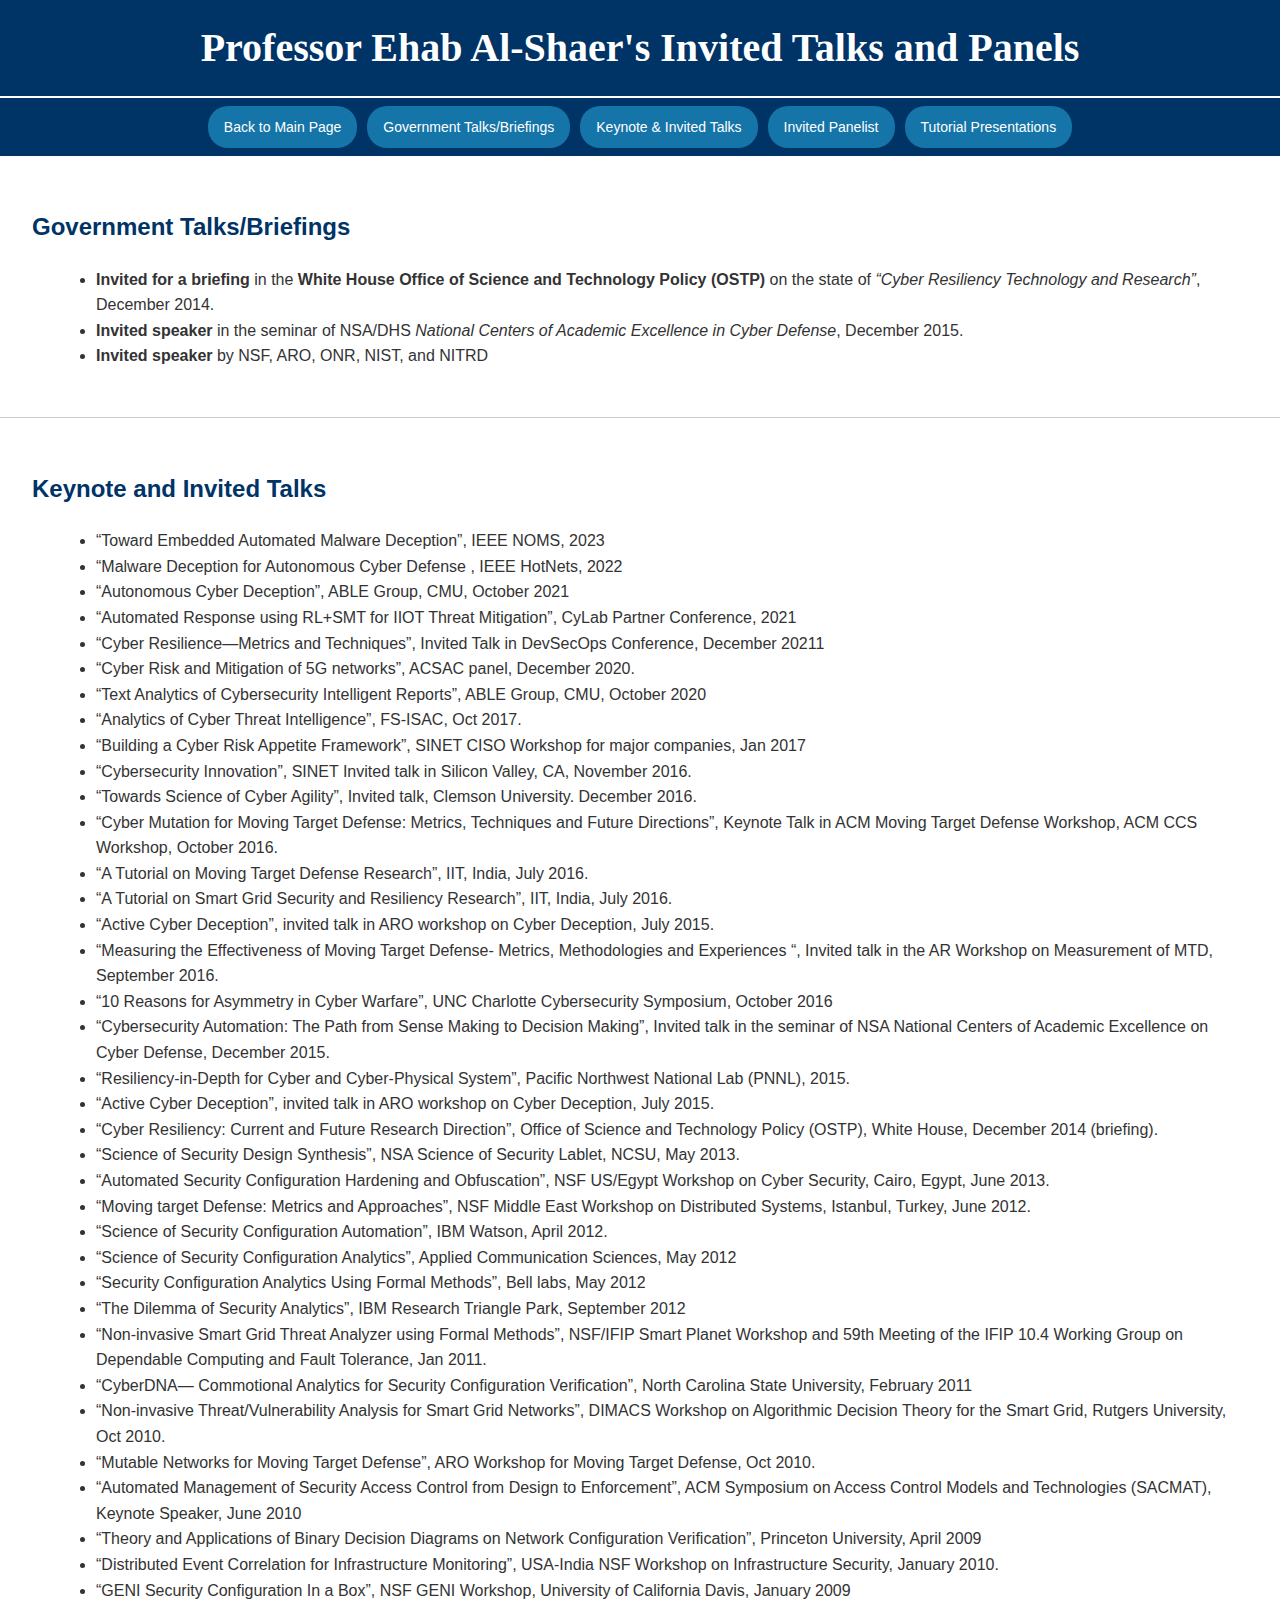
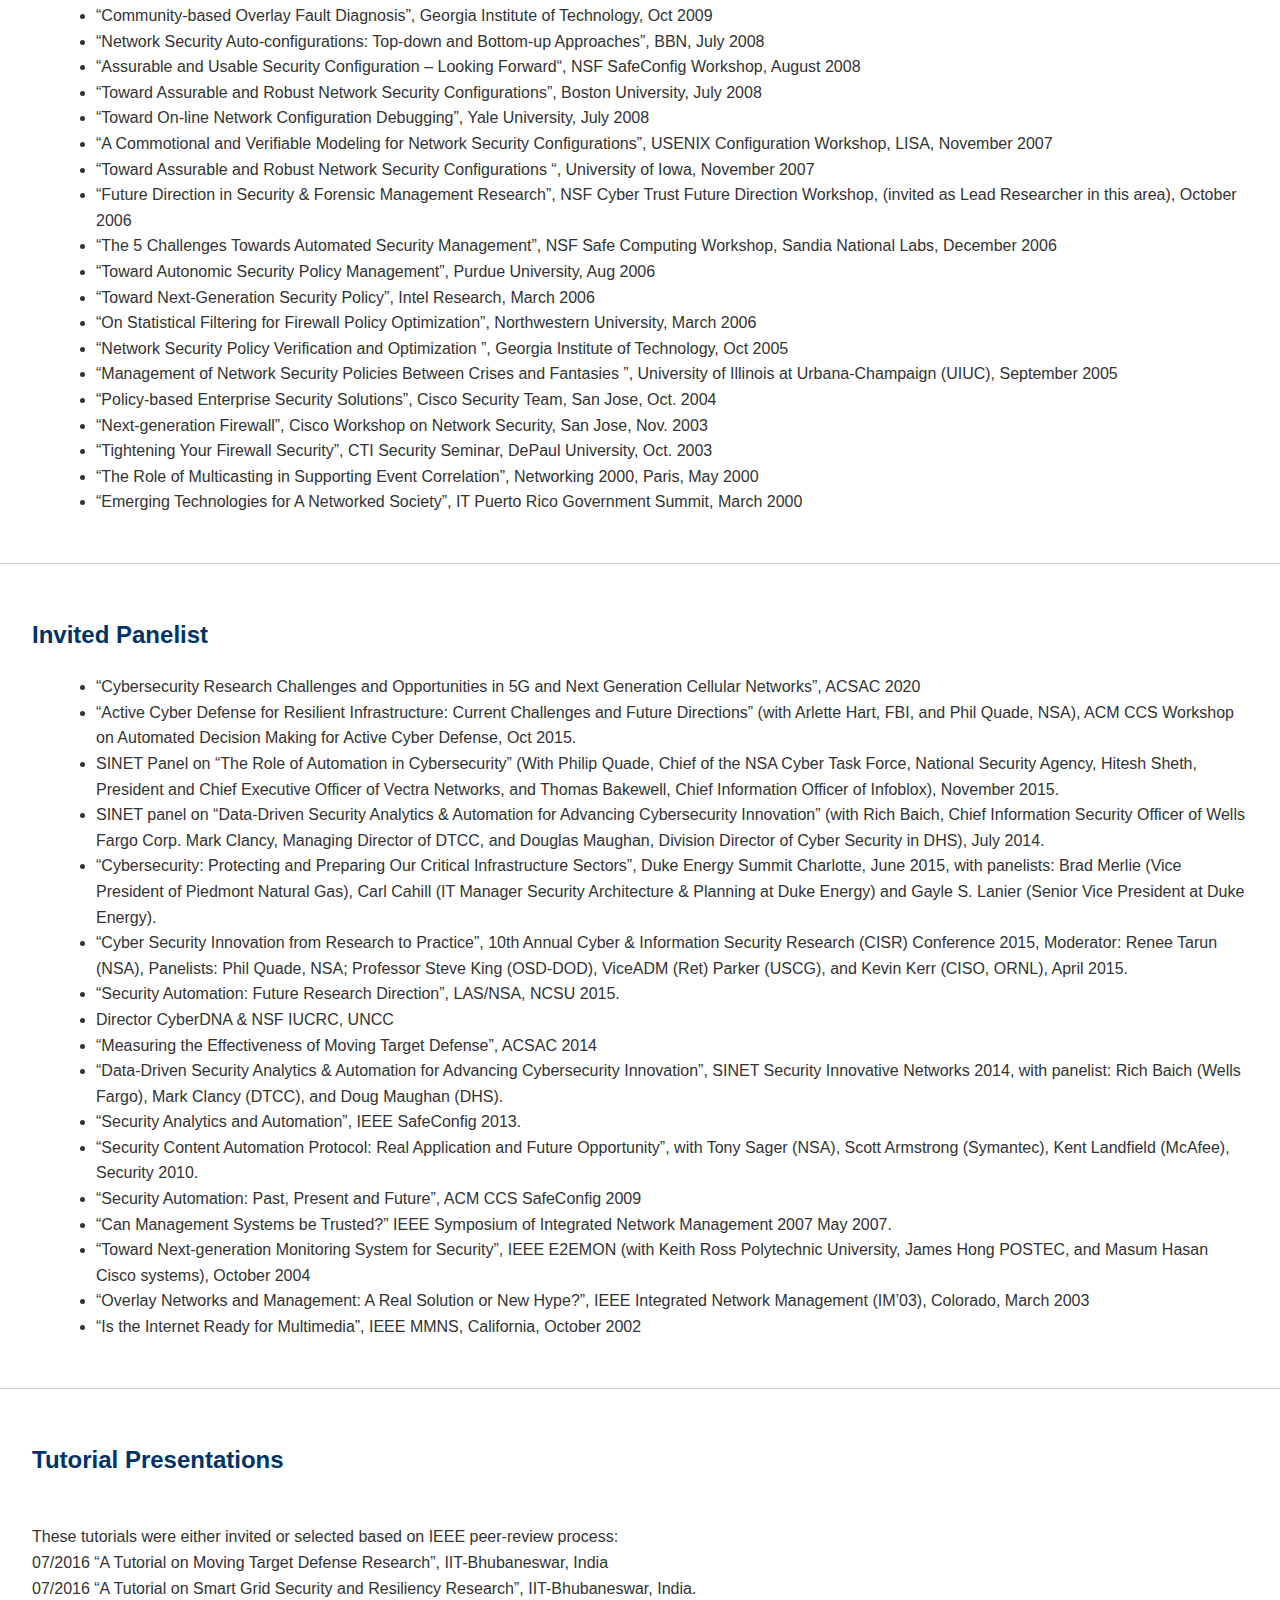
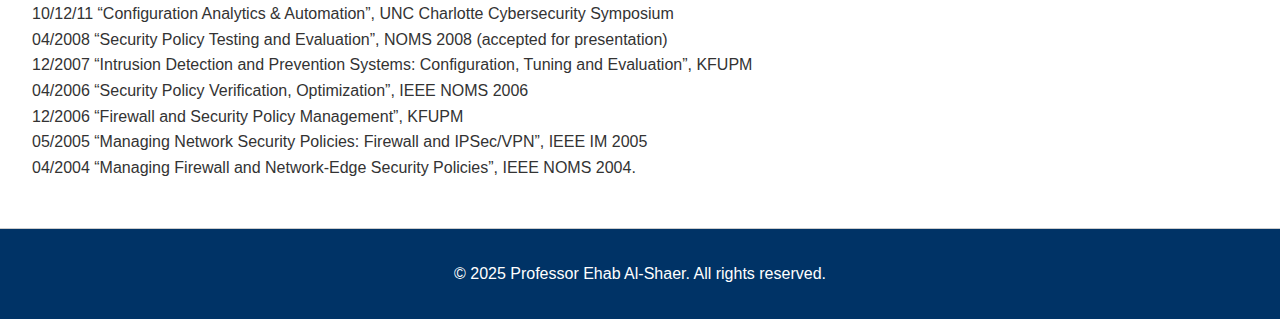
<file: talks.html>
<!DOCTYPE html>
<html lang="en">
<head>
  <meta charset="UTF-8">
  <meta name="viewport" content="width=device-width, initial-scale=1.0">
  <title>Talks and Panels - Professor Ehab Al-Shaer</title>
  <link rel="stylesheet" href="style.css">
</head>
<body>

  <!-- Site Title -->
  <div class="site-title">Professor Ehab Al-Shaer's Invited Talks and Panels</div>
  <div class="separator-line"></div>

  <!-- Projects Navigation Bar -->
  <nav class="custom-navbar">
    <a href="index.html">Back to Main Page</a>
    <a href="#gov">Government Talks/Briefings</a>
    <a href="#keynote">Keynote & Invited Talks</a>
    <a href="#invited-panel">Invited Panelist</a>
    <a href="#tutorial">Tutorial Presentations</a>
  </nav>

  <!-- Projects Sections -->
 <section id="gov">
    <h2>Government Talks/Briefings</h2>
    <div class="project">
      <ul>
        <li><b>Invited for a briefing</b> in the <b>White House Office of Science and Technology Policy (OSTP)</b> on the state of <i>“Cyber Resiliency Technology and Research”</i>, December 2014.</li>
        <li><b>Invited speaker</b> in the seminar of NSA/DHS <i>National Centers of Academic Excellence in Cyber Defense</i>, December 2015.</li>
        <li><b>Invited speaker</b> by NSF, ARO, ONR, NIST, and NITRD</li>
      </ul>
    </div>
    <!-- Add more projects -->
  </section>


  
  <section id="keynote">
    <h2>Keynote and Invited Talks</h2>
    <div class="project">
      <ul>
        <li>“Toward Embedded Automated Malware Deception”, IEEE NOMS, 2023</li>
        <li>“Malware Deception for Autonomous Cyber Defense  , IEEE HotNets, 2022</li>
        <li>“Autonomous Cyber Deception”, ABLE Group, CMU, October 2021</li>
        <li>“Automated Response using RL+SMT for IIOT Threat Mitigation”, CyLab Partner Conference,  2021</li>
        <li>“Cyber Resilience—Metrics and Techniques”, Invited Talk in DevSecOps Conference, December 20211</li>
        <li>“Cyber Risk and Mitigation of 5G networks”, ACSAC panel, December 2020.</li>
        <li>“Text Analytics of Cybersecurity Intelligent Reports”, ABLE Group, CMU, October 2020</li>
        <li>“Analytics of Cyber Threat Intelligence”, FS-ISAC, Oct 2017.</li>
        <li>“Building a Cyber Risk Appetite Framework”, SINET CISO Workshop for major companies, Jan 2017</li>
        <li>“Cybersecurity Innovation”, SINET Invited talk in Silicon Valley, CA, November 2016.</li>
        <li>“Towards Science of Cyber Agility”, Invited talk, Clemson University. December 2016.</li>
        <li>“Cyber Mutation for Moving Target Defense: Metrics, Techniques and Future Directions”, Keynote Talk in ACM Moving Target Defense Workshop, ACM CCS Workshop, October 2016.</li>
        <li>“A Tutorial on Moving Target Defense Research”, IIT, India, July 2016.</li>
        <li>“A Tutorial on Smart Grid Security and Resiliency Research”, IIT, India, July 2016.</li>
        <li>“Active Cyber Deception”, invited talk in ARO workshop on Cyber Deception, July 2015.</li>
        <li> “Measuring the Effectiveness of Moving Target Defense- Metrics, Methodologies and Experiences “, Invited talk in the AR Workshop on Measurement of MTD, September 2016.</li>
        <li> “10 Reasons for Asymmetry in Cyber Warfare”, UNC Charlotte Cybersecurity Symposium, October 2016</li>
        <li> “Cybersecurity Automation: The Path from Sense Making to Decision Making”, Invited talk in the seminar of NSA National Centers of Academic Excellence on Cyber Defense, December 2015.</li>
        <li>“Resiliency-in-Depth for Cyber and Cyber-Physical System”, Pacific Northwest National Lab (PNNL), 2015.</li>
        <li> “Active Cyber Deception”, invited talk in ARO workshop on Cyber Deception, July 2015.</li>
        <li>“Cyber Resiliency: Current and Future Research Direction”, Office of Science and Technology Policy (OSTP), White House, December 2014 (briefing).</li>
        <li>“Science of Security Design Synthesis”, NSA Science of Security Lablet, NCSU, May 2013.</li>
        <li>“Automated Security Configuration Hardening and Obfuscation”, NSF US/Egypt Workshop on Cyber Security, Cairo, Egypt, June 2013.</li>
        <li>“Moving target Defense: Metrics and Approaches”, NSF Middle East Workshop on Distributed Systems, Istanbul, Turkey, June 2012.</li>
        <li>“Science of Security Configuration Automation”, IBM Watson, April 2012.</li>
        <li>“Science of Security Configuration Analytics”, Applied Communication Sciences, May 2012</li>
        <li>“Security Configuration Analytics Using Formal Methods”, Bell labs, May 2012</li>
        <li>“The Dilemma of Security Analytics”, IBM Research Triangle Park, September 2012</li>
        <li>“Non-invasive Smart Grid Threat Analyzer using Formal Methods”, NSF/IFIP Smart Planet Workshop and 59th Meeting of the IFIP 10.4 Working Group on Dependable Computing and Fault Tolerance, Jan 2011.</li>
        <li>“CyberDNA— Commotional Analytics for Security Configuration Verification”, North Carolina State University, February 2011</li>
        <li>“Non-invasive Threat/Vulnerability Analysis for Smart Grid Networks”, DIMACS Workshop on Algorithmic Decision Theory for the Smart Grid, Rutgers University, Oct 2010.</li>
        <li>“Mutable Networks for Moving Target Defense”, ARO Workshop for Moving Target Defense, Oct 2010.</li>
        <li>“Automated Management of Security Access Control from Design to Enforcement”, ACM Symposium on Access Control Models and Technologies (SACMAT), Keynote Speaker, June 2010</li>
        <li>“Theory and Applications of Binary Decision Diagrams on Network Configuration Verification”, Princeton University, April 2009</li>
        <li>“Distributed Event Correlation for Infrastructure Monitoring”, USA-India NSF Workshop on Infrastructure Security, January 2010.</li>
        <li>“GENI Security Configuration In a Box”, NSF GENI Workshop, University of California Davis, January 2009</li>
        <li>“Community-based Overlay Fault Diagnosis”, Georgia Institute of Technology, Oct 2009</li>
        <li>“Network Security Auto-configurations: Top-down and Bottom-up Approaches”, BBN, July 2008</li>
        <li>“Assurable and Usable Security Configuration – Looking  Forward“, NSF SafeConfig Workshop, August 2008</li>
        <li>“Toward Assurable and Robust Network Security Configurations”, Boston University, July 2008</li>
        <li>“Toward On-line Network Configuration  Debugging”, Yale University, July 2008</li>
        <li>“A Commotional and Verifiable Modeling for Network Security Configurations”, USENIX Configuration Workshop, LISA, November 2007</li>
        <li>“Toward Assurable and Robust Network Security Configurations “, University of Iowa, November 2007</li>
        <li>“Future Direction in Security & Forensic Management Research”, NSF Cyber Trust Future Direction Workshop, (invited as Lead Researcher in this area), October 2006</li>
        <li>“The 5 Challenges  Towards Automated Security Management”,  NSF Safe Computing Workshop, Sandia National Labs, December 2006</li>
        <li>“Toward Autonomic Security Policy Management”, Purdue University, Aug 2006</li>
        <li>“Toward Next-Generation Security Policy”, Intel Research, March 2006</li>
        <li>“On Statistical Filtering  for Firewall Policy Optimization”, Northwestern University, March 2006</li>
        <li>“Network Security Policy Verification and Optimization ”, Georgia Institute of Technology, Oct 2005</li>
        <li>“Management of Network Security Policies Between Crises and Fantasies ”, University of Illinois at Urbana-Champaign (UIUC),  September 2005</li>
        <li>“Policy-based Enterprise Security Solutions”, Cisco Security Team, San Jose, Oct. 2004</li>
        <li>“Next-generation Firewall”, Cisco Workshop on Network Security, San Jose, Nov. 2003</li>
        <li>“Tightening Your Firewall Security”, CTI Security Seminar, DePaul University, Oct. 2003</li>
        <li>“The Role of Multicasting in Supporting Event Correlation”, Networking 2000, Paris, May 2000</li>
        <li>“Emerging Technologies for A Networked Society”, IT Puerto Rico Government Summit, March 2000</li>
      </ul>
    </div>
    <!-- Add more projects -->
  </section>

  <section id="invited-panel">
    <h2>Invited Panelist</h2>
    <div class="project">
    <ul>
      <li>“Cybersecurity Research Challenges and Opportunities in 5G and Next Generation Cellular Networks”, ACSAC 2020</li>
      <li>“Active Cyber Defense for Resilient Infrastructure: Current Challenges and Future Directions” (with Arlette Hart, FBI, and Phil Quade, NSA), ACM CCS Workshop on Automated Decision Making for Active Cyber Defense, Oct 2015.</li>
      <li>SINET Panel on “The Role of Automation in Cybersecurity” (With  Philip Quade,  Chief of the NSA Cyber Task Force, National Security Agency, Hitesh Sheth, President and Chief Executive Officer of Vectra Networks,  and Thomas Bakewell, Chief Information Officer of Infoblox), November 2015.</li>
      <li>SINET panel on “Data-Driven Security Analytics & Automation for Advancing Cybersecurity Innovation” (with Rich Baich, Chief Information Security Officer of Wells Fargo Corp. Mark Clancy, Managing Director of DTCC, and  Douglas Maughan, Division Director of Cyber Security in DHS), July 2014.</li>
      <li>“Cybersecurity: Protecting and Preparing Our Critical Infrastructure Sectors”, Duke Energy Summit Charlotte, June 2015, with panelists: Brad Merlie (Vice President of Piedmont Natural Gas), Carl Cahill (IT Manager Security Architecture & Planning at Duke Energy) and Gayle S. Lanier (Senior Vice President at Duke Energy).</li>
      <li>“Cyber Security Innovation from Research to Practice”, 10th Annual Cyber & Information Security Research (CISR) Conference 2015, Moderator: Renee Tarun (NSA), Panelists: Phil Quade, NSA; Professor Steve King (OSD-DOD), ViceADM (Ret) Parker (USCG), and Kevin Kerr (CISO, ORNL), April 2015.</li>
      <li>“Security Automation: Future Research Direction”, LAS/NSA, NCSU 2015.</li>
      <li>Director CyberDNA & NSF IUCRC, UNCC</li>
      <li>“Measuring the Effectiveness of Moving Target Defense”, ACSAC 2014</li>
      <li>“Data-Driven Security Analytics & Automation for Advancing Cybersecurity Innovation”, SINET Security Innovative Networks 2014, with panelist: Rich Baich (Wells Fargo), Mark Clancy (DTCC), and Doug Maughan (DHS).</li>
      <li>“Security Analytics and Automation”, IEEE SafeConfig 2013.</li>
      <li>“Security Content Automation Protocol: Real Application and Future Opportunity”, with Tony Sager (NSA), Scott Armstrong (Symantec), Kent Landfield (McAfee), Security 2010.</li>
      <li>“Security Automation: Past, Present and Future”, ACM CCS SafeConfig 2009</li>
      <li>“Can Management Systems be Trusted?” IEEE Symposium of Integrated Network Management 2007 May 2007.</li>
      <li>“Toward Next-generation Monitoring System for Security”, IEEE E2EMON (with Keith Ross Polytechnic University, James Hong POSTEC, and Masum Hasan Cisco systems), October 2004</li>
      <li>“Overlay Networks and Management: A Real Solution or New Hype?”, IEEE Integrated Network Management (IM’03), Colorado, March 2003</li>
      <li>“Is the Internet Ready for Multimedia”, IEEE MMNS, California, October 2002</li>
    </ul>
    </div>
    <!-- Add more projects -->
  </section>

  <section id="newline">
    <h2>Tutorial Presentations</h2>
    <div class="project">
      <p class="newline">
These tutorials were either invited or selected based on IEEE peer-review process:
07/2016   “A Tutorial on Moving Target Defense Research”, IIT-Bhubaneswar, India
07/2016   “A Tutorial on Smart Grid Security and Resiliency Research”,  IIT-Bhubaneswar, India.
10/12/11    “Configuration Analytics & Automation”, UNC Charlotte Cybersecurity Symposium
04/2008   “Security Policy Testing and Evaluation”, NOMS 2008 (accepted for presentation)
12/2007   “Intrusion Detection and Prevention Systems:  Configuration, Tuning and Evaluation”, KFUPM
04/2006   “Security Policy Verification, Optimization”, IEEE NOMS 2006
12/2006   “Firewall and Security Policy Management”, KFUPM
05/2005   “Managing Network Security Policies: Firewall and IPSec/VPN”, IEEE IM 2005
04/2004   “Managing Firewall and Network-Edge Security Policies”, IEEE NOMS 2004.
</p>
    </div>
    <!-- Add more projects -->
  </section>

  <footer>
    <p>&copy; 2025 Professor Ehab Al-Shaer. All rights reserved.</p>
  </footer>

</body>
</html>
</file>
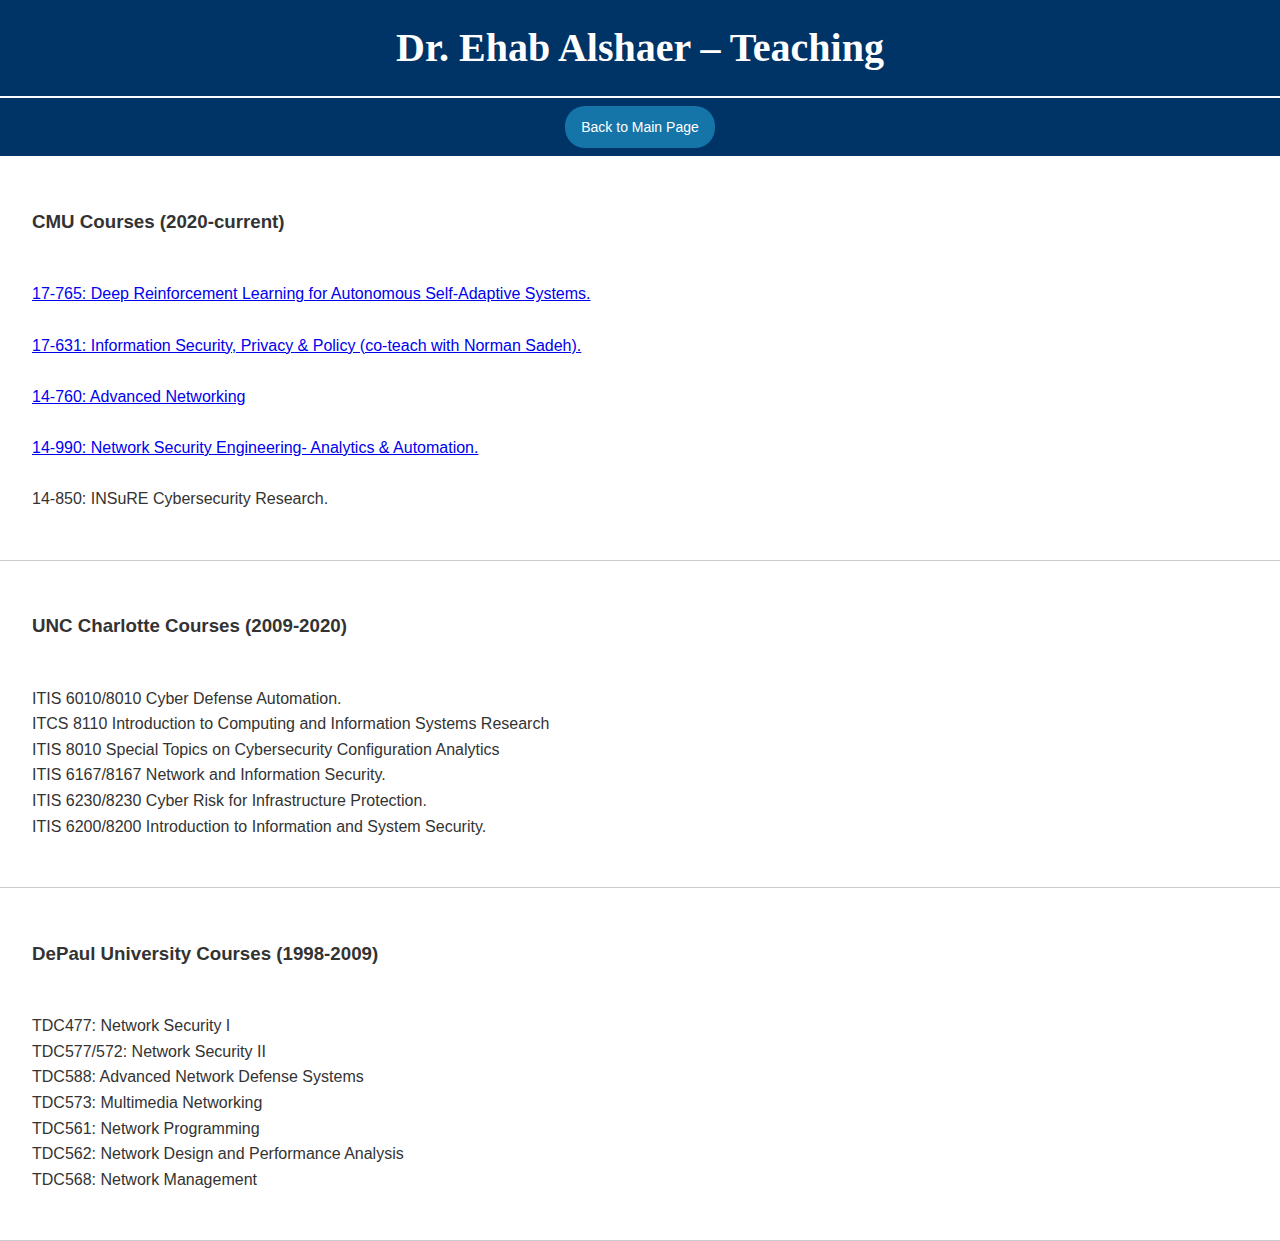
<file: teaching.html>
<!DOCTYPE html>
<html lang="en">
<head>
  <meta charset="UTF-8">
  <meta name="viewport" content="width=device-width, initial-scale=1.0">
  <title>Teaching - Dr. Ehab Alshaer</title>
  <link rel="stylesheet" href="style.css">
  <style>
    .honors-list {
      margin-top: 2rem;
      line-height: 1.6;
    }
  </style>
</head>
<body>

  <!-- Site Title -->
  <div class="site-title">Dr. Ehab Alshaer – Teaching</div>
  <div class="separator-line"></div>

  <!-- Navigation Bar -->
  <nav class="custom-navbar">
    <a href="index.html">Back to Main Page</a>
  </nav>

  
 <section id="cmu">
   <h3>CMU Courses (2020-current)</h3>
   <p class="newline">
<a href="deep-learning-course.html">17-765: Deep Reinforcement Learning for Autonomous Self-Adaptive Systems.</a>

<a href="information-security-course.html">17-631: Information Security, Privacy & Policy (co-teach with Norman Sadeh).</a>

<a href="advanced-networking-course.html">14-760: Advanced Networking</a>

<a href="network-security-course.html">14-990: Network Security Engineering- Analytics & Automation.</a>

14-850: INSuRE Cybersecurity Research.
   </p>
 </section>

   <section id="unc">
   <h3>UNC Charlotte Courses (2009-2020)</h3>
      <p class="newline">
ITIS 6010/8010 Cyber Defense Automation.
ITCS 8110 Introduction to Computing and Information Systems Research
ITIS 8010 Special Topics on Cybersecurity Configuration Analytics
ITIS 6167/8167 Network and Information Security.
ITIS 6230/8230 Cyber Risk for Infrastructure Protection.
ITIS 6200/8200 Introduction to Information and System Security.
      </p>
 </section>


     <section id="depaul">
   <h3>DePaul University Courses (1998-2009)</h3>
      <p class="newline">
TDC477: Network Security I
TDC577/572: Network Security II 
TDC588: Advanced Network Defense Systems 
TDC573: Multimedia Networking 
TDC561: Network Programming
TDC562: Network Design and Performance Analysis
TDC568: Network Management
      </p>
 </section>
</file>
<file: style.css>
/* GENERAL BODY */
body {
  font-family: Arial, sans-serif;
  margin: 0;
  padding: 0;
  line-height: 1.6;
  background: #f9f9f9;
  color: #333;
}

/* HEADER TITLE */
.site-title {
  font-family: Georgia, serif;
  font-size: 40px;
  font-weight: bold;
  text-align: center;
  padding: 1rem 0;
  color: white;
  background-color: #003366;
  margin: 0;
}

/* White separator under title */
.separator-line {
  height: 2px;
  background-color: white;
  margin: 0;
}

/* NAVBAR */
nav {
  background-color: #003366;
  overflow-x: auto;
  white-space: nowrap;
  padding: 0.5rem 1rem;
  display: flex;
  justify-content: center;
  gap: 10px;
  flex-wrap: wrap;
}

nav a {
  display: inline-block;
  background-color: #1574a8;
  color: white;
  padding: 10px 16px;
  border-radius: 20px;
  text-decoration: none;
  font-size: 14px;
  transition: all 0.3s ease;
}

nav a:hover {
  background-color: white;
  color: #003366;
  text-decoration: none;
}

/* PROFILE SECTION CONTAINER */
#profile {
  background-color: #f5f5f5; /* The back rectangle color */
  width: 100%; /* Full width of screen */
  padding: 40px 0; /* Space above & below */
}

.profile-container {
  display: flex;
  align-items: center;
  justify-content: center; /* Center horizontally */
  gap: 40px; /* Increased gap for balance */
  padding: 0 20px;
  background-color: #f5f5f5;
  max-width: 1200px; /* Prevents it from stretching too wide on large screens */
  margin: 0 auto; /* Centers the whole container */
}



/* LEFT SIDE OF PROFILE */
/* Profile picture */
.profile-pic {
  width: 100%;
  max-width: 450px; /* increased from 300px */
  height: auto;
  border-radius: 20%;
}

.left-section {
  display: flex;
  flex-direction: column;
  align-items: center; /* center horizontally */
  justify-content: center;
  padding: 20px;
  flex: 0 0 300px;
}


/* Text beside profile */
.profile-text {
  font-size: 20px;
  line-height: 1.6;
  max-width: 400px;
  flex: 1;
  margin-left: 20px;
  text-align: left;
}


.profile-text a {
  color: #007acc;
  text-decoration: none;
}

/* RIGHT SIDE (books image) */
.profile-right {
  flex: 0 0 300px;
  display: flex;
  justify-content: center;
  align-items: center;
}


.books-image {
  max-width: 100%;
  height: auto;
  border-radius: 8px;
  box-shadow: 0 0 10px rgba(0,0,0,0.1);
}

/* GENERAL STYLES */
section {
  padding: 2rem;
  background: #fff;
  border-bottom: 1px solid #ccc;
}

h2 {
  color: #003366;
}

ul {
  list-style-type: disc;
  margin-left: 1.5rem;
}

input[type="text"] {
  padding: 0.5rem;
  width: 300px;
  margin-right: 8px;
}

button {
  padding: 0.5rem 1rem;
  background-color: #003366;
  color: white;
  border: none;
  cursor: pointer;
}

button:hover {
  background-color: #00264d;
}

footer {
  text-align: center;
  padding: 1rem;
  background: #003366;
  color: white;
}


/* PUBLICATION ICON SECTION */
.publication-icons {
  display: flex;
  justify-content: center;
  align-items: center;
  flex-wrap: wrap;
  gap: 30px;
  margin: 40px 0;
  text-align: center;
}

.publication-icons a {
  display: flex;
  justify-content: center;
  align-items: center;
  width: 130px;
  height: 130px;
  border-radius: 8px;
  padding: 10px;
  background: white;
  box-shadow: 0 2px 6px rgba(0,0,0,0.1);
  transition: transform 0.3s ease, box-shadow 0.3s ease;
}

.publication-icons a:hover {
  transform: scale(1.05);
  box-shadow: 0 4px 12px rgba(0,0,0,0.2);
}

.publication-icons img {
  width: 100%;
  height: auto;
  max-height: 100px;
  object-fit: contain;
}

.small-text {
  font-size: 0.85rem;
  line-height: 1.4;
  white-space: pre-line;

}

.newline {
  white-space: pre-line;
}

.books-grid {
  display: flex;
  justify-content: center;
  gap: 20px;
  border-radius: 10px
  flex-wrap: wrap;
  margin-top: 20px;
}

.book-item {
  text-align: center;
}

.book-item img {
  width: 130px;
  height: auto;
  border-radius: 8px;
  box-shadow: 0 0 10px rgba(0, 0, 0, 0.1);
}

.downloads {
  font-size: 14px;
  margin-top: 8px;
  color: #333;
}

.downloads-note {
  text-align: center;
  font-size: 12px;
  color: #555;
  margin-top: 20px;
}


.book-item a img {
  width: 160px;
  height: auto;
  border-radius: 8px;
  box-shadow: 0 0 10px rgba(0, 0, 0, 0.1);
  transition: transform 0.3s ease, box-shadow 0.3s ease;
}

.book-item a img:hover {
  transform: scale(1.05);
  box-shadow: 0 0 15px rgba(0, 0, 0, 0.25);
}


.topics-container {
  display: flex;
  flex-wrap: wrap;
  gap: 20px;
  justify-content: space-between;
}

.topic-category {
  flex: 1;
  min-width: 250px;
}

.topic-category h3 {
  margin-bottom: 10px;
  font-size: 1.2em;
  border-bottom: 2px solid #ccc;
  padding-bottom: 5px;
}

.topics-list {
  display: flex;
  flex-direction: column;
  gap: 8px;
}

.topics-list button {
  padding: 8px 12px;
  background-color: #003366; /* your dark blue */
  color: white;
  border: none;
  border-radius: 4px;
  cursor: pointer;
  text-align: left;
  transition: background-color 0.3s ease;
}

.topics-list button:hover {
  background-color: #00264d; /* slightly darker on hover */
}


/* Table Styling */
.lectures-table {
  width: 90%;
  margin: 30px auto;
  border-collapse: collapse;
  background-color: white;
}

.lectures-table th, .lectures-table td {
  border: 1px solid #ccc;
  padding: 10px;
  text-align: left;
}

.lectures-table th {
  background-color: #002b5c;
  color: white;
}

.lectures-table a {
  color: #004080;
  text-decoration: none;
}

.lectures-table a:hover {
  text-decoration: underline;
}

/* ---------- RESPONSIVE LAYOUT ---------- */


@media (max-width: 768px) {
  /* Profile should be column layout */
  #profile {
    display: flex;
    flex-direction: column;
  }

  /* Profile content is row (image left, text right) */
  #profile .profile-container {
    display: flex;
    flex-direction: row;
    align-items: flex-start;
    gap: 15px;
    margin-bottom: 0;
    padding: 20px; /* reduce padding for mobile */
  }

  #profile .profile-left .profile-pic {
    width: 100px;
    height: auto;
    border-radius: 8px;
  }

  #profile .profile-text {
    flex: 1;
    font-size: 0.95em;
  }

  /* Books Section is now full width under profile */
  #books {
    margin-top: 10px;
    width: 100%;
    padding: 0 20px;
    box-sizing: border-box;
  }

  #books .books-grid {
    display: flex;
    flex-direction: row;
    gap: 16px;
    overflow-x: auto;
    scroll-snap-type: x mandatory;
    -webkit-overflow-scrolling: touch;
    scrollbar-width: none;
    padding: 10px 0;
    margin: 0;
  }

  #books .books-grid::-webkit-scrollbar {
    display: none;
  }

  #books .book-item {
    flex: 0 0 70%;
    max-width: 250px;
    text-align: center;
    scroll-snap-align: center;
  }

  #books .book-item img {
    width: 100%;
    height: auto;
    border-radius: 6px;
  }
}
</file>
